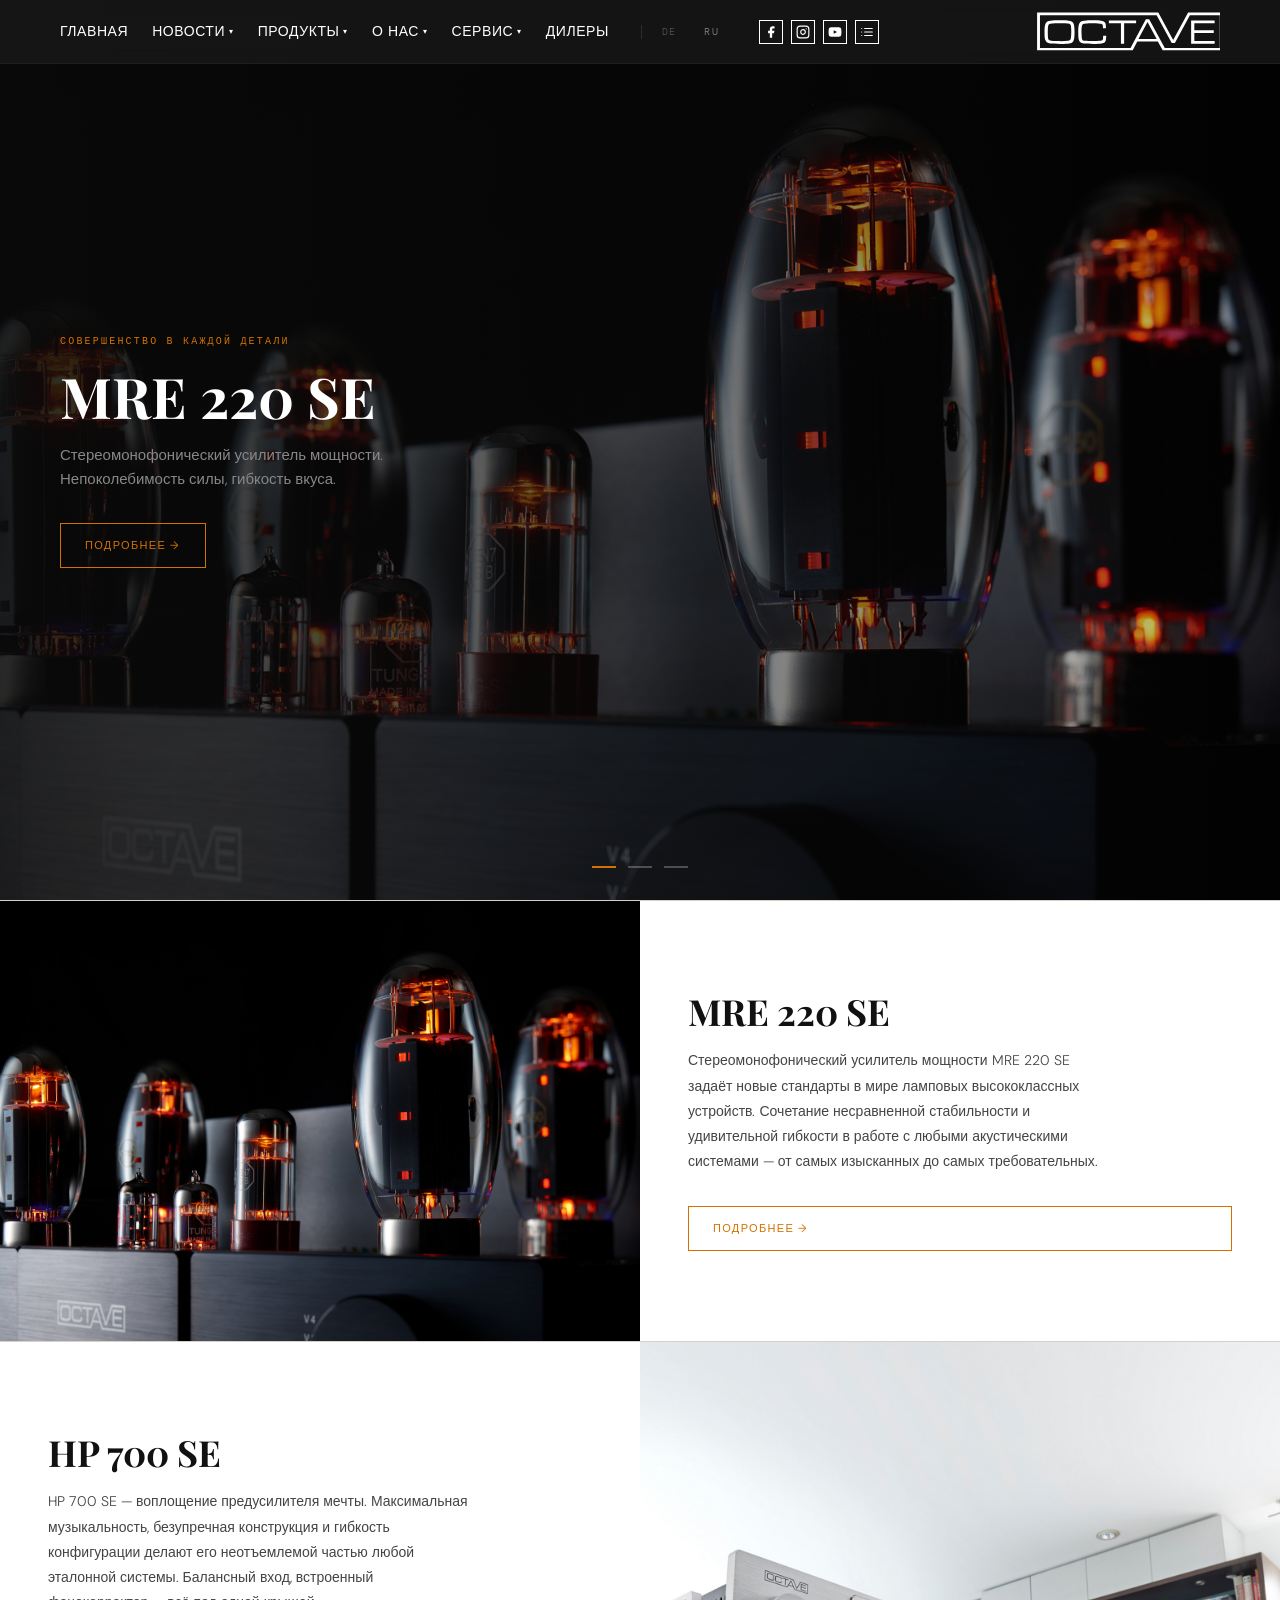
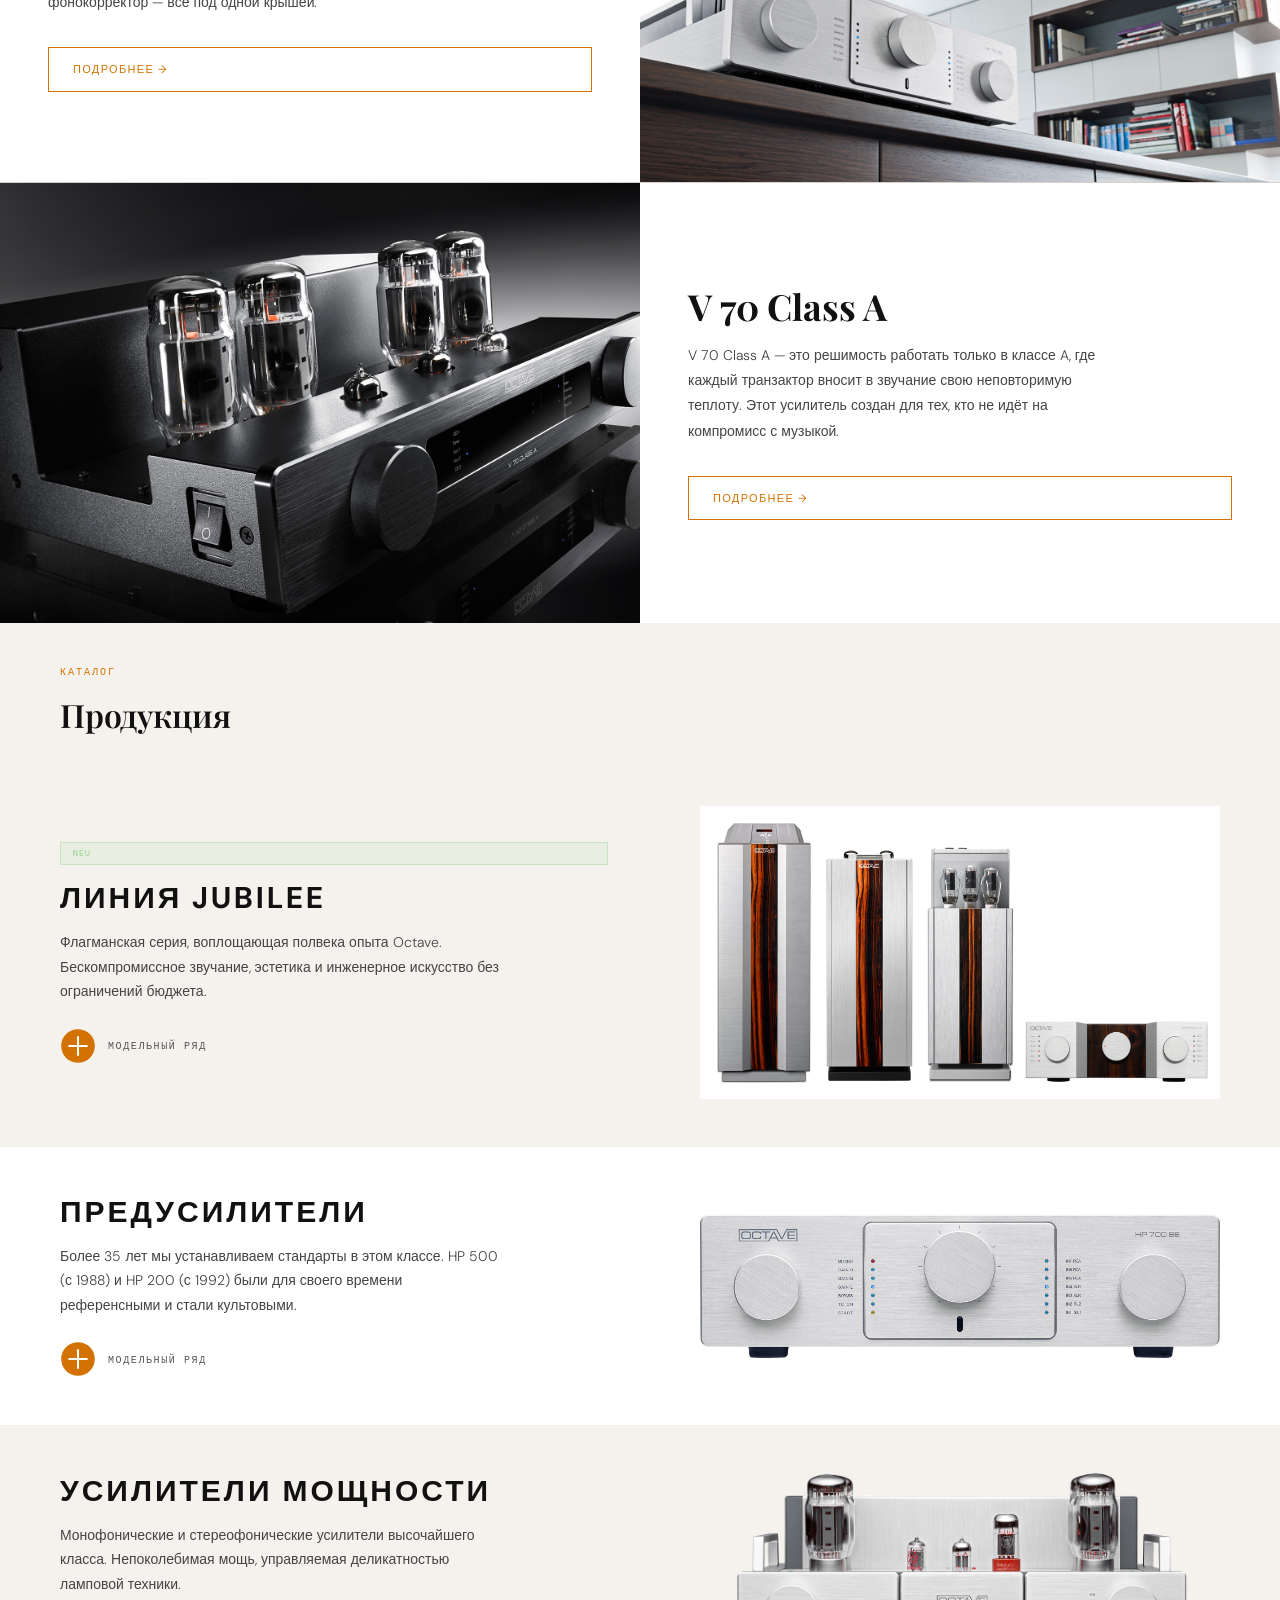
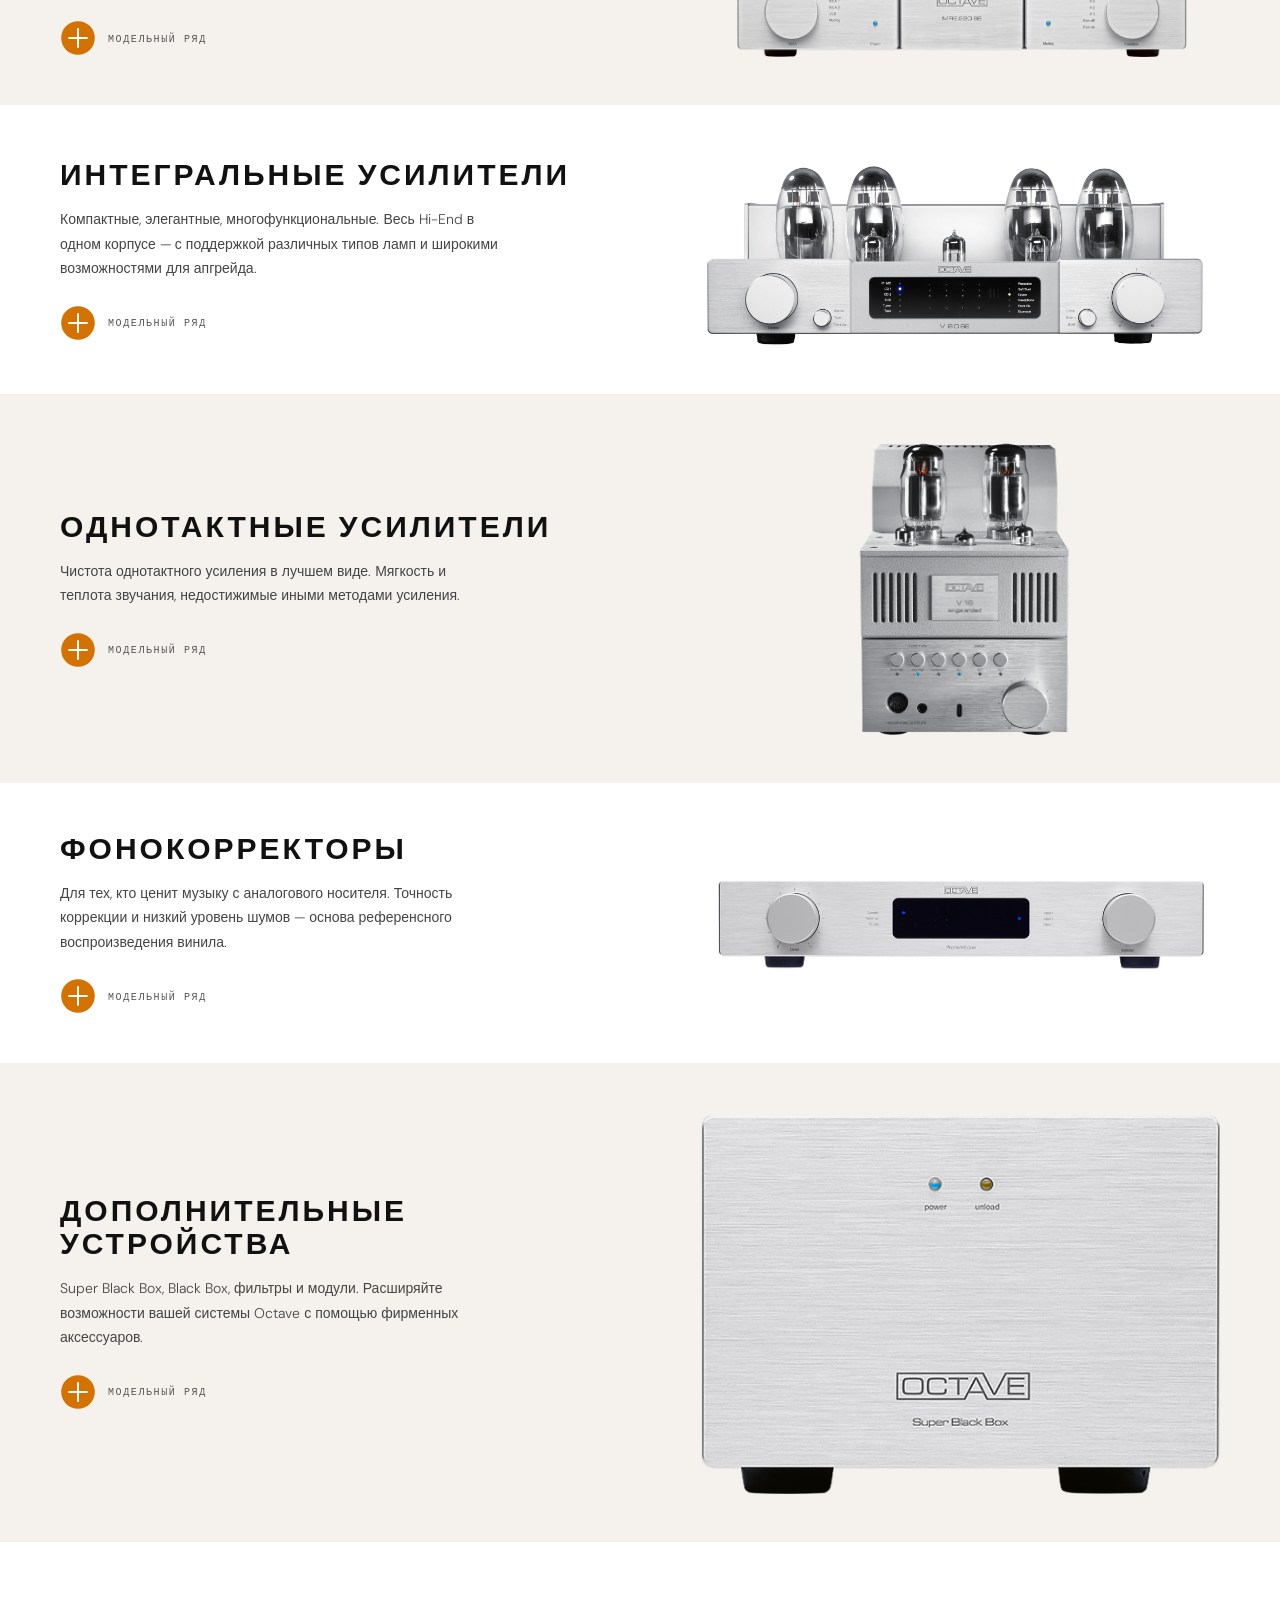
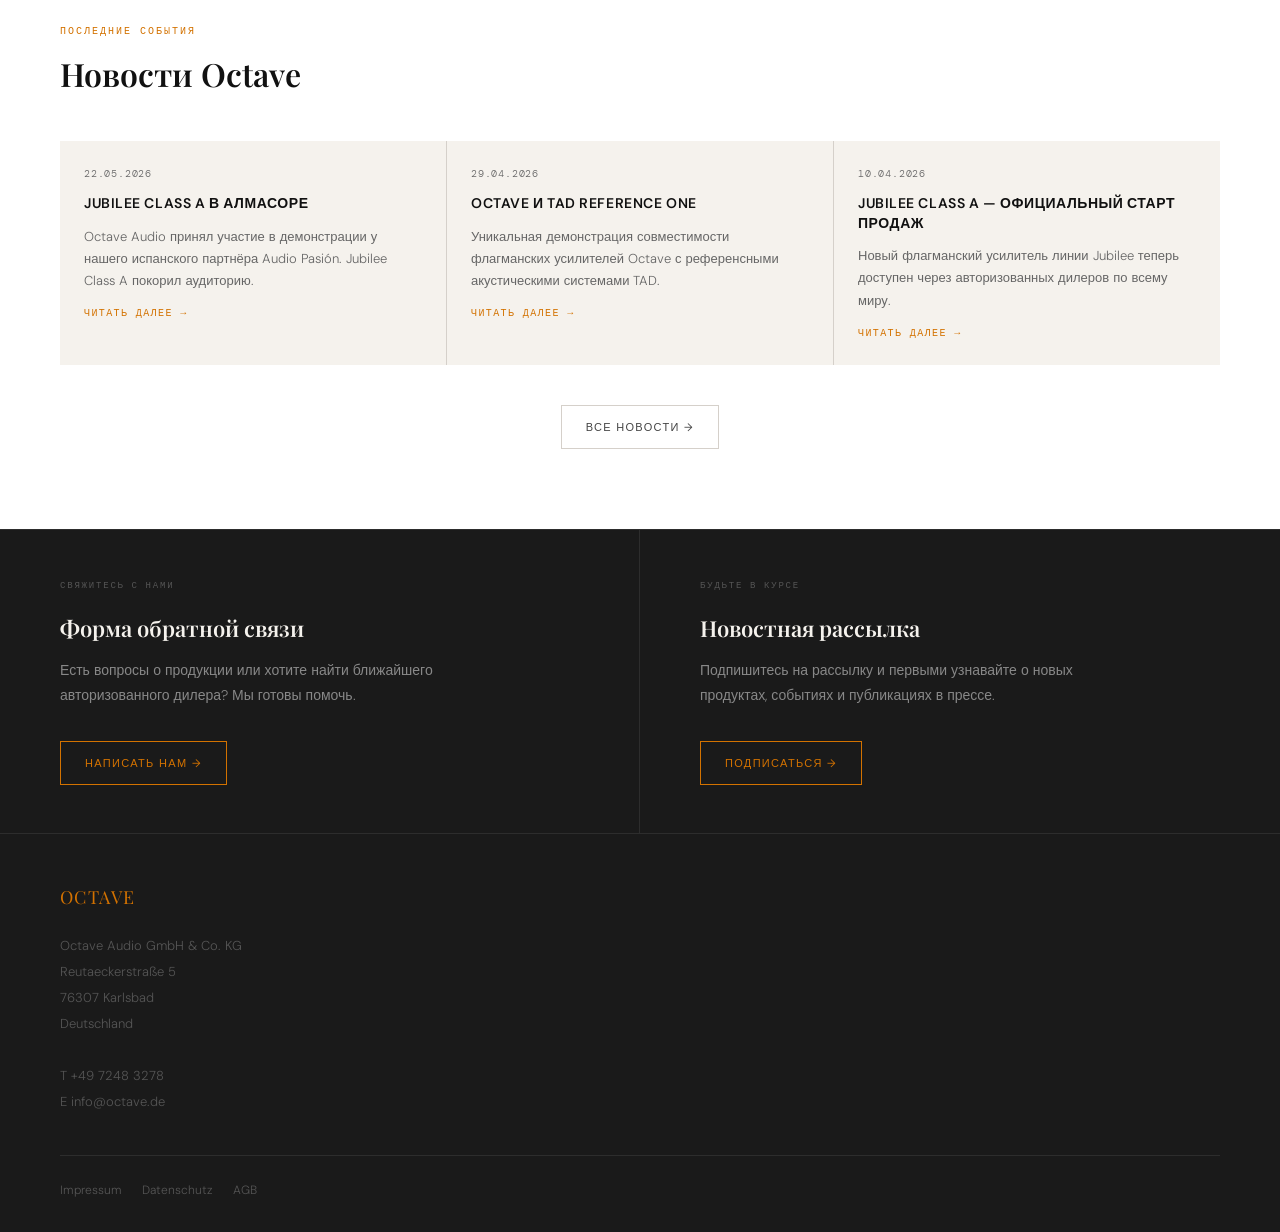
<file: index.html>
<!DOCTYPE html>
<html lang="ru">
<head>
  <meta charset="UTF-8">
  <meta name="viewport" content="width=device-width, initial-scale=1.0">
  <meta name="description" content="Octave Audio — немецкие ламповые Hi-End усилители ручной сборки. Сделано в Германии с 1968 года.">
  <meta name="msapplication-TileColor" content="#222222">
  <meta name="theme-color" content="#ffffff">
  <title>Octave Audio — Hi-End ламповые усилители. Сделано в Германии</title>
  <link rel="stylesheet" href="css/styles.css">
</head>
<body>

  <!-- ========================================================
       HEADER
       ======================================================== -->
  <header class="site-header" role="banner">
    <div class="header-inner">
      <a href="index.html" class="nav-logo" aria-label="Octave Audio — на главную"><img src="octave_logo.svg" alt="Octave Audio"></a>

      <nav class="nav-primary" aria-label="Основная навигация">
        <div class="nav-item">
          <a href="index.html" class="nav-link">Главная</a>
        </div>
        <div class="nav-item">
          <span class="nav-link" tabindex="0">Новости <span class="nav-arrow">▾</span></span>
          <div class="nav-dropdown">
            <a href="#">Актуальное</a>
            <a href="#">Блог</a>
            <a href="#">Обзоры</a>
            <a href="#">Награды</a>
          </div>
        </div>
        <div class="nav-item">
          <span class="nav-link" tabindex="0">Продукты <span class="nav-arrow">▾</span></span>
          <div class="nav-dropdown">
            <a href="#">Линия Jubilee</a>
            <a href="#">Предусилители</a>
            <a href="#">Усилители мощности</a>
            <a href="#">Интегральные усилители</a>
            <a href="#">Однотактные усилители</a>
            <a href="#">Фонокорректоры</a>
            <a href="#">Дополнительные устройства</a>
          </div>
        </div>
        <div class="nav-item">
          <span class="nav-link" tabindex="0">О нас <span class="nav-arrow">▾</span></span>
          <div class="nav-dropdown">
            <a href="about.html">Философия</a>
            <a href="about.html#team">Команда</a>
            <a href="about.html#technology">Технологии</a>
            <a href="about.html#production">Производство</a>
            <a href="about.html#history">История</a>
          </div>
        </div>
        <div class="nav-item">
          <span class="nav-link" tabindex="0">Сервис <span class="nav-arrow">▾</span></span>
          <div class="nav-dropdown">
            <a href="#">Загрузки</a>
            <a href="#">Работа с лампами</a>
            <a href="#">Руководства</a>
            <a href="#">FAQ</a>
            <a href="#">Форум</a>
            <a href="#">Контакт</a>
          </div>
        </div>
        <div class="nav-item">
          <a href="#" class="nav-link">Дилеры</a>
        </div>
      </nav>

      <div class="header-extras">
        <div class="header-divider" aria-hidden="true"></div>
        <a href="#" class="lang-btn">DE</a>
        <a href="#" class="lang-btn is-active">RU</a>
      </div>

      <div class="header-socials" aria-label="Социальные сети">
        <a href="#" class="header-social-link" aria-label="Facebook">
          <svg width="14" height="14" viewBox="0 0 24 24" fill="currentColor" aria-hidden="true"><path d="M18 2h-3a5 5 0 0 0-5 5v3H7v4h3v8h4v-8h3l1-4h-4V7a1 1 0 0 1 1-1h3z"/></svg>
        </a>
        <a href="#" class="header-social-link" aria-label="Instagram">
          <svg width="14" height="14" viewBox="0 0 24 24" fill="none" stroke="currentColor" stroke-width="2" stroke-linecap="round" stroke-linejoin="round" aria-hidden="true"><rect x="2" y="2" width="20" height="20" rx="5" ry="5"/><path d="M16 11.37A4 4 0 1 1 12.63 8 4 4 0 0 1 16 11.37z"/><line x1="17.5" y1="6.5" x2="17.51" y2="6.5"/></svg>
        </a>
        <a href="#" class="header-social-link" aria-label="YouTube">
          <svg width="14" height="14" viewBox="0 0 24 24" fill="currentColor" aria-hidden="true"><path d="M22.54 6.42a2.78 2.78 0 0 0-1.95-1.96C18.88 4 12 4 12 4s-6.88 0-8.6.46A2.78 2.78 0 0 0 1.46 6.42 29 29 0 0 0 1 12a29 29 0 0 0 .46 5.58A2.78 2.78 0 0 0 3.4 19.54C5.12 20 12 20 12 20s6.88 0 8.6-.46a2.78 2.78 0 0 0 1.95-1.96A29 29 0 0 0 23 12a29 29 0 0 0-.46-5.58z"/><polygon points="9.75 15.02 15.5 12 9.75 8.98 9.75 15.02" fill="var(--c-bg, #111)"/></svg>
        </a>
        <a href="#" class="header-social-link" aria-label="Playlist">
          <svg width="14" height="14" viewBox="0 0 24 24" fill="none" stroke="currentColor" stroke-width="2" stroke-linecap="round" stroke-linejoin="round" aria-hidden="true"><line x1="8" y1="6" x2="21" y2="6"/><line x1="8" y1="12" x2="21" y2="12"/><line x1="8" y1="18" x2="21" y2="18"/><line x1="3" y1="6" x2="3.01" y2="6"/><line x1="3" y1="12" x2="3.01" y2="12"/><line x1="3" y1="18" x2="3.01" y2="18"/></svg>
        </a>
      </div>

      <button class="nav-toggle" aria-label="Открыть меню" aria-expanded="false" aria-controls="mobile-nav">
        <span></span>
        <span></span>
        <span></span>
      </button>
    </div>
  </header>

  <!-- Mobile nav overlay -->
  <nav class="mobile-nav" id="mobile-nav" aria-label="Мобильное меню">
    <div class="mobile-nav-section">
      <a href="index.html" class="mobile-nav-link">Главная</a>
      <a href="#" class="mobile-nav-link">Новости</a>
      <div class="mobile-nav-sub">
        <a href="#">Актуальное</a>
        <a href="#">Блог</a>
        <a href="#">Обзоры</a>
      </div>
    </div>
    <div class="mobile-nav-section">
      <a href="products/index.html" class="mobile-nav-link">Продукты</a>
      <div class="mobile-nav-sub">
        <a href="#">Линия Jubilee</a>
        <a href="#">Предусилители</a>
        <a href="#">Усилители мощности</a>
        <a href="#">Интегральные усилители</a>
        <a href="#">Однотактные усилители</a>
        <a href="#">Фонокорректоры</a>
      </div>
    </div>
    <div class="mobile-nav-section">
      <a href="about.html" class="mobile-nav-link">О нас</a>
      <div class="mobile-nav-sub">
        <a href="about.html">Философия</a>
        <a href="about.html#team">Команда</a>
        <a href="about.html#history">История</a>
      </div>
    </div>
    <div class="mobile-nav-section">
      <a href="#" class="mobile-nav-link">Сервис</a>
    </div>
    <div class="mobile-nav-section">
      <a href="#" class="mobile-nav-link">Дилеры</a>
    </div>
  </nav>

  <main id="main-content">

    <!-- ========================================================
         HERO SLIDER
         ======================================================== -->
    <section class="hero" aria-label="Слайдер с избранными продуктами">

      <!-- Slide 1: MRE 220 SE -->
      <div class="hero-slide is-active" role="group" aria-label="Слайд 1 из 3">
        <div class="hero-bg" style="background-image: url('images/octave_mre_220_mood_klein.jpg');" role="img" aria-label="MRE 220 SE — атмосферное фото"></div>
        <div class="hero-body">
          <span class="hero-eyebrow">Совершенство в каждой детали</span>
          <h2 class="hero-title">MRE 220 SE</h2>
          <p class="hero-sub">Стереомонофонический усилитель мощности. Непоколебимость силы, гибкость вкуса.</p>
          <a href="products/mre-220-se.html" class="btn btn-outline">Подробнее →</a>
        </div>
      </div>

      <!-- Slide 2: HP 700 SE -->
      <div class="hero-slide" role="group" aria-label="Слайд 2 из 3">
        <div class="hero-bg" style="background-image: url('images/keyvisualhp700_bearb.png');" role="img" aria-label="HP 700 SE — ключевой визуал"></div>
        <div class="hero-body">
          <span class="hero-eyebrow">Совершенство в каждой детали</span>
          <h2 class="hero-title">HP 700 SE</h2>
          <p class="hero-sub">Предусилитель нового поколения. Референсное качество звука.</p>
          <a href="products/hp-700-se.html" class="btn btn-outline">Подробнее →</a>
        </div>
      </div>

      <!-- Slide 3: V 70 Class A -->
      <div class="hero-slide" role="group" aria-label="Слайд 3 из 3">
        <div class="hero-bg" style="background-image: url('images/v70ca_black_diag.jpg');" role="img" aria-label="V 70 Class A — диагональный вид"></div>
        <div class="hero-body">
          <span class="hero-eyebrow">Совершенство в каждой детали</span>
          <h2 class="hero-title">V 70 Class A</h2>
          <p class="hero-sub">Класс A в совершенной форме. Чистота без компромиссов.</p>
          <a href="products/v-70-ca.html" class="btn btn-outline">Подробнее →</a>
        </div>
      </div>

      <!-- Dots -->
      <div class="hero-dots" role="tablist" aria-label="Навигация по слайдам">
        <button class="hero-dot is-active" role="tab" aria-selected="true" aria-label="Слайд 1"></button>
        <button class="hero-dot" role="tab" aria-selected="false" aria-label="Слайд 2"></button>
        <button class="hero-dot" role="tab" aria-selected="false" aria-label="Слайд 3"></button>
      </div>
    </section>

    <!-- ========================================================
         FEATURED PRODUCTS — светлый фон, как на оригинале
         ======================================================== -->
    <div class="theme-light">

      <!-- MRE 220 SE -->
      <article class="featured-block">
        <div class="featured-image-wrap">
          <img
            src="images/octave_mre_220_mood_klein.jpg"
            alt="Усилитель мощности Octave MRE 220 SE"
            width="720" height="540"
            loading="lazy"
          >
        </div>
        <div class="featured-body">
          <h2 class="featured-title">MRE 220 SE</h2>
          <p class="featured-sub">
            Стереомонофонический усилитель мощности MRE 220 SE задаёт новые стандарты в мире ламповых высококлассных устройств. Сочетание несравненной стабильности и удивительной гибкости в работе с любыми акустическими системами — от самых изысканных до самых требовательных.
          </p>
          <a href="products/mre-220-se.html" class="btn btn-outline">Подробнее →</a>
        </div>
      </article>

      <!-- HP 700 SE -->
      <article class="featured-block reverse">
        <div class="featured-image-wrap">
          <img
            src="images/keyvisualhp700_bearb.png"
            alt="Предусилитель Octave HP 700 SE"
            width="720" height="540"
            loading="lazy"
          >
        </div>
        <div class="featured-body">
          <h2 class="featured-title">HP 700 SE</h2>
          <p class="featured-sub">
            HP 700 SE — воплощение предусилителя мечты. Максимальная музыкальность, безупречная конструкция и гибкость конфигурации делают его неотъемлемой частью любой эталонной системы. Балансный вход, встроенный фонокорректор — всё под одной крышей.
          </p>
          <a href="products/hp-700-se.html" class="btn btn-outline">Подробнее →</a>
        </div>
      </article>

      <!-- V 70 Class A -->
      <article class="featured-block">
        <div class="featured-image-wrap">
          <img
            src="images/v70ca_black_diag.jpg"
            alt="Интегральный усилитель Octave V 70 Class A"
            width="720" height="540"
            loading="lazy"
          >
        </div>
        <div class="featured-body">
          <h2 class="featured-title">V 70 Class A</h2>
          <p class="featured-sub">
            V 70 Class A — это решимость работать только в классе A, где каждый транзактор вносит в звучание свою неповторимую теплоту. Этот усилитель создан для тех, кто не идёт на компромисс с музыкой.
          </p>
          <a href="products/v-70-ca.html" class="btn btn-outline">Подробнее →</a>
        </div>
      </article>

      <!-- ========================================================
           ПРОДУКЦИЯ — аккордеон по категориям
           ======================================================== -->
      <section class="overview-section" id="products" aria-labelledby="overview-heading">

        <header class="overview-section-header">
          <div class="container">
            <span class="section-eyebrow">Каталог</span>
            <h2 class="section-title" id="overview-heading">Продукция</h2>
          </div>
        </header>

        <!-- 1. Линия Jubilee -->
        <div class="overview-category">
          <div class="overview-cat-header">
            <div class="container">
              <div class="overview-cat-layout">
                <div class="overview-cat-info">
                  <span class="category-new-badge">NEU</span>
                  <h3 class="overview-cat-title">Линия Jubilee</h3>
                  <p class="overview-cat-desc">Флагманская серия, воплощающая полвека опыта Octave. Бескомпромиссное звучание, эстетика и инженерное искусство без ограничений бюджета.</p>
                  <button class="overview-toggle" aria-expanded="false" aria-controls="models-jubilee">
                    <svg class="plus-minus" viewBox="0 0 45 45" xmlns="http://www.w3.org/2000/svg">
                      <circle class="circle" cx="22.5" cy="22.5" r="21"/>
                      <line class="stroke-symbol" x1="33.61" y1="22.5" x2="11.39" y2="22.5"/>
                      <line class="stroke-symbol" x1="22.5" y1="11.39" x2="22.5" y2="33.61"/>
                    </svg>
                    <span class="overview-toggle-label">Модельный ряд</span>
                  </button>
                </div>
                <div class="overview-cat-image">
                  <img src="images/jubilee-line-silver_small2.jpg" alt="Линия Jubilee" loading="lazy">
                </div>
              </div>
            </div>
          </div>
          <div class="overview-cat-models" id="models-jubilee">
            <div class="container">
              <div class="overview-models-grid">
                <a href="#" class="overview-model-card">
                  <img src="images/jubpre_se_alnat_small.png" alt="Jubilee Preamp SE" loading="lazy">
                  <span class="overview-model-name">Jubilee Preamp SE</span>
                  <span class="overview-model-arrow">›</span>
                </a>
                <a href="#" class="overview-model-card">
                  <img src="images/jub300b_silver_frontal_small.png" alt="Jubilee 300B" loading="lazy">
                  <span class="overview-model-name">Jubilee 300B</span>
                  <span class="overview-model-arrow">›</span>
                </a>
                <a href="#" class="overview-model-card">
                  <img src="images/jubclassa_silver_frontal_small2.png" alt="Jubilee Class A" loading="lazy">
                  <span class="overview-model-new">NEU</span>
                  <span class="overview-model-name">Jubilee Class A</span>
                  <span class="overview-model-arrow">›</span>
                </a>
                <a href="#" class="overview-model-card">
                  <img src="images/jubilee_mono_ultimate_silver_small.png" alt="Jubilee Mono Ultimate" loading="lazy">
                  <span class="overview-model-name">Jubilee Mono Ultimate</span>
                  <span class="overview-model-arrow">›</span>
                </a>
              </div>
            </div>
          </div>
        </div>

        <!-- 2. Предусилители -->
        <div class="overview-category">
          <div class="overview-cat-header">
            <div class="container">
              <div class="overview-cat-layout">
                <div class="overview-cat-info">
                  <h3 class="overview-cat-title">Предусилители</h3>
                  <p class="overview-cat-desc">Более 35 лет мы устанавливаем стандарты в этом классе. HP 500 (с 1988) и HP 200 (с 1992) были для своего времени референсными и стали культовыми.</p>
                  <button class="overview-toggle" aria-expanded="false" aria-controls="models-preamplifiers">
                    <svg class="plus-minus" viewBox="0 0 45 45" xmlns="http://www.w3.org/2000/svg">
                      <circle class="circle" cx="22.5" cy="22.5" r="21"/>
                      <line class="stroke-symbol" x1="33.61" y1="22.5" x2="11.39" y2="22.5"/>
                      <line class="stroke-symbol" x1="22.5" y1="11.39" x2="22.5" y2="33.61"/>
                    </svg>
                    <span class="overview-toggle-label">Модельный ряд</span>
                  </button>
                </div>
                <div class="overview-cat-image">
                  <img src="images/h7se3.png" alt="Предусилители Octave" loading="lazy">
                </div>
              </div>
            </div>
          </div>
          <div class="overview-cat-models" id="models-preamplifiers">
            <div class="container">
              <div class="overview-models-grid">
                <a href="#" class="overview-model-card">
                  <img src="images/jubpre_alnat2.png" alt="Jubilee Preamp SE" loading="lazy">
                  <span class="overview-model-name">Jubilee Preamp SE</span>
                  <span class="overview-model-arrow">›</span>
                </a>
                <a href="products/hp-700-se.html" class="overview-model-card">
                  <img src="images/hp700se_silver_frontal_small8.png" alt="HP 700 SE" loading="lazy">
                  <span class="overview-model-new">NEU</span>
                  <span class="overview-model-name">HP 700 SE</span>
                  <span class="overview-model-arrow">›</span>
                </a>
                <a href="#" class="overview-model-card">
                  <img src="images/h7se3.png" alt="HP 500" loading="lazy">
                  <span class="overview-model-name">HP 500</span>
                  <span class="overview-model-arrow">›</span>
                </a>
                <a href="#" class="overview-model-card">
                  <img src="images/h3aln2.png" alt="H 300" loading="lazy">
                  <span class="overview-model-name">H 300</span>
                  <span class="overview-model-arrow">›</span>
                </a>
              </div>
            </div>
          </div>
        </div>

        <!-- 3. Усилители мощности -->
        <div class="overview-category">
          <div class="overview-cat-header">
            <div class="container">
              <div class="overview-cat-layout">
                <div class="overview-cat-info">
                  <h3 class="overview-cat-title">Усилители мощности</h3>
                  <p class="overview-cat-desc">Монофонические и стереофонические усилители высочайшего класса. Непоколебимая мощь, управляемая деликатностью ламповой техники.</p>
                  <button class="overview-toggle" aria-expanded="false" aria-controls="models-power">
                    <svg class="plus-minus" viewBox="0 0 45 45" xmlns="http://www.w3.org/2000/svg">
                      <circle class="circle" cx="22.5" cy="22.5" r="21"/>
                      <line class="stroke-symbol" x1="33.61" y1="22.5" x2="11.39" y2="22.5"/>
                      <line class="stroke-symbol" x1="22.5" y1="11.39" x2="22.5" y2="33.61"/>
                    </svg>
                    <span class="overview-toggle-label">Модельный ряд</span>
                  </button>
                </div>
                <div class="overview-cat-image">
                  <img src="images/mre220se_frontal_silver_small1.png" alt="Усилители мощности Octave" loading="lazy">
                </div>
              </div>
            </div>
          </div>
          <div class="overview-cat-models" id="models-power">
            <div class="container">
              <div class="overview-models-grid">
                <a href="products/mre-220-se.html" class="overview-model-card">
                  <img src="images/mre220se_frontal_silver_small1.png" alt="MRE 220 SE" loading="lazy">
                  <span class="overview-model-new">NEU</span>
                  <span class="overview-model-name">MRE 220 SE</span>
                  <span class="overview-model-arrow">›</span>
                </a>
                <a href="#" class="overview-model-card">
                  <img src="images/re320_alnat.png" alt="RE 320" loading="lazy">
                  <span class="overview-model-name">RE 320</span>
                  <span class="overview-model-arrow">›</span>
                </a>
              </div>
            </div>
          </div>
        </div>

        <!-- 4. Интегральные усилители -->
        <div class="overview-category">
          <div class="overview-cat-header">
            <div class="container">
              <div class="overview-cat-layout">
                <div class="overview-cat-info">
                  <h3 class="overview-cat-title">Интегральные усилители</h3>
                  <p class="overview-cat-desc">Компактные, элегантные, многофункциональные. Весь Hi-End в одном корпусе — с поддержкой различных типов ламп и широкими возможностями для апгрейда.</p>
                  <button class="overview-toggle" aria-expanded="false" aria-controls="models-integrated">
                    <svg class="plus-minus" viewBox="0 0 45 45" xmlns="http://www.w3.org/2000/svg">
                      <circle class="circle" cx="22.5" cy="22.5" r="21"/>
                      <line class="stroke-symbol" x1="33.61" y1="22.5" x2="11.39" y2="22.5"/>
                      <line class="stroke-symbol" x1="22.5" y1="11.39" x2="22.5" y2="33.61"/>
                    </svg>
                    <span class="overview-toggle-label">Модельный ряд</span>
                  </button>
                </div>
                <div class="overview-cat-image">
                  <img src="images/v80se_silver_frontal6.png" alt="Интегральные усилители Octave" loading="lazy">
                </div>
              </div>
            </div>
          </div>
          <div class="overview-cat-models" id="models-integrated">
            <div class="container">
              <div class="overview-models-grid">
                <a href="#" class="overview-model-card">
                  <img src="images/v110se_alnat1.png" alt="V 110 SE" loading="lazy">
                  <span class="overview-model-name">V 110 SE</span>
                  <span class="overview-model-arrow">›</span>
                </a>
                <a href="products/v-80-se.html" class="overview-model-card">
                  <img src="images/v80se_silver_frontal6.png" alt="V 80 SE" loading="lazy">
                  <span class="overview-model-name">V 80 SE</span>
                  <span class="overview-model-arrow">›</span>
                </a>
                <a href="#" class="overview-model-card">
                  <img src="images/v70se_silver_frontal_small2.png" alt="V 70 SE" loading="lazy">
                  <span class="overview-model-name">V 70 SE</span>
                  <span class="overview-model-arrow">›</span>
                </a>
                <a href="products/v-70-ca.html" class="overview-model-card">
                  <img src="images/v70ca-black-frontal_small.png" alt="V 70 Class A" loading="lazy">
                  <span class="overview-model-name">V 70 Class A</span>
                  <span class="overview-model-arrow">›</span>
                </a>
                <a href="#" class="overview-model-card">
                  <img src="images/v40se_silver_frontal_small.png" alt="V 40 SE" loading="lazy">
                  <span class="overview-model-name">V 40 SE</span>
                  <span class="overview-model-arrow">›</span>
                </a>
              </div>
            </div>
          </div>
        </div>

        <!-- 5. Однотактные усилители -->
        <div class="overview-category">
          <div class="overview-cat-header">
            <div class="container">
              <div class="overview-cat-layout">
                <div class="overview-cat-info">
                  <h3 class="overview-cat-title">Однотактные усилители</h3>
                  <p class="overview-cat-desc">Чистота однотактного усиления в лучшем виде. Мягкость и теплота звучания, недостижимые иными методами усиления.</p>
                  <button class="overview-toggle" aria-expanded="false" aria-controls="models-single">
                    <svg class="plus-minus" viewBox="0 0 45 45" xmlns="http://www.w3.org/2000/svg">
                      <circle class="circle" cx="22.5" cy="22.5" r="21"/>
                      <line class="stroke-symbol" x1="33.61" y1="22.5" x2="11.39" y2="22.5"/>
                      <line class="stroke-symbol" x1="22.5" y1="11.39" x2="22.5" y2="33.61"/>
                    </svg>
                    <span class="overview-toggle-label">Модельный ряд</span>
                  </button>
                </div>
                <div class="overview-cat-image">
                  <img src="images/v16-si-fr3.png" alt="Однотактные усилители Octave" loading="lazy">
                </div>
              </div>
            </div>
          </div>
          <div class="overview-cat-models" id="models-single">
            <div class="container">
              <div class="overview-models-grid">
                <a href="#" class="overview-model-card">
                  <img src="images/v16-si-fr3.png" alt="V 16" loading="lazy">
                  <span class="overview-model-name">V 16</span>
                  <span class="overview-model-arrow">›</span>
                </a>
              </div>
            </div>
          </div>
        </div>

        <!-- 6. Фонокорректоры -->
        <div class="overview-category">
          <div class="overview-cat-header">
            <div class="container">
              <div class="overview-cat-layout">
                <div class="overview-cat-info">
                  <h3 class="overview-cat-title">Фонокорректоры</h3>
                  <p class="overview-cat-desc">Для тех, кто ценит музыку с аналогового носителя. Точность коррекции и низкий уровень шумов — основа референсного воспроизведения винила.</p>
                  <button class="overview-toggle" aria-expanded="false" aria-controls="models-phono">
                    <svg class="plus-minus" viewBox="0 0 45 45" xmlns="http://www.w3.org/2000/svg">
                      <circle class="circle" cx="22.5" cy="22.5" r="21"/>
                      <line class="stroke-symbol" x1="33.61" y1="22.5" x2="11.39" y2="22.5"/>
                      <line class="stroke-symbol" x1="22.5" y1="11.39" x2="22.5" y2="33.61"/>
                    </svg>
                    <span class="overview-toggle-label">Модельный ряд</span>
                  </button>
                </div>
                <div class="overview-cat-image">
                  <img src="images/phomoaln1.png" alt="Фонокорректоры Octave" loading="lazy">
                </div>
              </div>
            </div>
          </div>
          <div class="overview-cat-models" id="models-phono">
            <div class="container">
              <div class="overview-models-grid">
                <a href="#" class="overview-model-card">
                  <img src="images/phono_module_silver_frontal_small2.png" alt="Phono Module MC" loading="lazy">
                  <span class="overview-model-name">Phono Module MC</span>
                  <span class="overview-model-arrow">›</span>
                </a>
                <a href="#" class="overview-model-card">
                  <img src="images/phono_eq_2_frontal_small.png" alt="Phono Equalizer" loading="lazy">
                  <span class="overview-model-name">Phono Equalizer</span>
                  <span class="overview-model-arrow">›</span>
                </a>
              </div>
            </div>
          </div>
        </div>

        <!-- 7. Дополнительные устройства -->
        <div class="overview-category">
          <div class="overview-cat-header">
            <div class="container">
              <div class="overview-cat-layout">
                <div class="overview-cat-info">
                  <h3 class="overview-cat-title">Дополнительные устройства</h3>
                  <p class="overview-cat-desc">Super Black Box, Black Box, фильтры и модули. Расширяйте возможности вашей системы Octave с помощью фирменных аксессуаров.</p>
                  <button class="overview-toggle" aria-expanded="false" aria-controls="models-additional">
                    <svg class="plus-minus" viewBox="0 0 45 45" xmlns="http://www.w3.org/2000/svg">
                      <circle class="circle" cx="22.5" cy="22.5" r="21"/>
                      <line class="stroke-symbol" x1="33.61" y1="22.5" x2="11.39" y2="22.5"/>
                      <line class="stroke-symbol" x1="22.5" y1="11.39" x2="22.5" y2="33.61"/>
                    </svg>
                    <span class="overview-toggle-label">Модельный ряд</span>
                  </button>
                </div>
                <div class="overview-cat-image">
                  <img src="images/sbb.png" alt="Дополнительные устройства Octave" loading="lazy">
                </div>
              </div>
            </div>
          </div>
          <div class="overview-cat-models" id="models-additional">
            <div class="container">
              <div class="overview-models-grid">
                <a href="#" class="overview-model-card">
                  <img src="images/sbb.png" alt="Super Black Box" loading="lazy">
                  <span class="overview-model-name">Super Black Box</span>
                  <span class="overview-model-arrow">›</span>
                </a>
                <a href="#" class="overview-model-card">
                  <img src="images/bb.png" alt="Black Box" loading="lazy">
                  <span class="overview-model-name">Black Box</span>
                  <span class="overview-model-arrow">›</span>
                </a>
                <a href="#" class="overview-model-card">
                  <img src="images/bbp2.png" alt="Black Box Phono" loading="lazy">
                  <span class="overview-model-name">Black Box Phono</span>
                  <span class="overview-model-arrow">›</span>
                </a>
                <a href="#" class="overview-model-card">
                  <img src="images/filter3_small.png" alt="Filter" loading="lazy">
                  <span class="overview-model-name">Filter</span>
                  <span class="overview-model-arrow">›</span>
                </a>
              </div>
            </div>
          </div>
        </div>

      </section>

      <!-- ========================================================
           NEWS — светлый тёплый фон
           ======================================================== -->
      <section class="news-section" aria-labelledby="news-heading">
        <div class="container">
          <header class="section-header">
            <span class="section-eyebrow">Последние события</span>
            <h2 class="section-title" id="news-heading">Новости Octave</h2>
          </header>

          <div class="news-grid">

            <article class="news-card">
              <div class="news-card-body">
                <time class="news-date" datetime="2026-05-22">22.05.2026</time>
                <h3 class="news-title">Jubilee Class A в Алмасоре</h3>
                <p class="news-excerpt">Octave Audio принял участие в демонстрации у нашего испанского партнёра Audio Pasión. Jubilee Class A покорил аудиторию.</p>
                <a href="#" class="news-read-more">Читать далее →</a>
              </div>
            </article>

            <article class="news-card">
              <div class="news-card-body">
                <time class="news-date" datetime="2026-04-29">29.04.2026</time>
                <h3 class="news-title">Octave и TAD Reference One</h3>
                <p class="news-excerpt">Уникальная демонстрация совместимости флагманских усилителей Octave с референсными акустическими системами TAD.</p>
                <a href="#" class="news-read-more">Читать далее →</a>
              </div>
            </article>

            <article class="news-card">
              <div class="news-card-body">
                <time class="news-date" datetime="2026-04-10">10.04.2026</time>
                <h3 class="news-title">Jubilee Class A — официальный старт продаж</h3>
                <p class="news-excerpt">Новый флагманский усилитель линии Jubilee теперь доступен через авторизованных дилеров по всему миру.</p>
                <a href="#" class="news-read-more">Читать далее →</a>
              </div>
            </article>

          </div>

          <div style="margin-top: var(--sp-10); text-align: center;">
            <a href="#" class="btn btn-ghost">Все новости →</a>
          </div>
        </div>
      </section>

    </div><!-- /theme-light -->

    <!-- ========================================================
         CTA ROW
         ======================================================== -->
    <div class="cta-row">
      <div class="cta-block">
        <span class="cta-label">Свяжитесь с нами</span>
        <h3 class="cta-title">Форма обратной связи</h3>
        <p class="cta-text">Есть вопросы о продукции или хотите найти ближайшего авторизованного дилера? Мы готовы помочь.</p>
        <a href="#" class="btn btn-outline">Написать нам →</a>
      </div>
      <div class="cta-block">
        <span class="cta-label">Будьте в курсе</span>
        <h3 class="cta-title">Новостная рассылка</h3>
        <p class="cta-text">Подпишитесь на рассылку и первыми узнавайте о новых продуктах, событиях и публикациях в прессе.</p>
        <a href="#" class="btn btn-outline">Подписаться →</a>
      </div>
    </div>

  </main>

  <!-- ========================================================
       FOOTER — Логотип + адрес + правовые ссылки
       ======================================================== -->
  <footer class="site-footer" role="contentinfo">
    <div class="container">

      <div class="footer-grid">
        <div>
          <div class="footer-logo">OCTAVE</div>
          <address class="footer-address" style="font-style:normal;">
            Octave Audio GmbH &amp; Co. KG<br>
            Reutaeckerstraße 5<br>
            76307 Karlsbad<br>
            Deutschland<br><br>
            T +49 7248 3278<br>
            E <a href="mailto:info@octave.de" style="color: var(--c-text-3); transition: color 150ms;">info@octave.de</a>
          </address>
        </div>
      </div>

      <div class="footer-legal">
        <nav class="footer-legal-links" aria-label="Юридические документы">
          <a href="#">Impressum</a>
          <a href="#">Datenschutz</a>
          <a href="#">AGB</a>
        </nav>
      </div>

    </div>
  </footer>

  <script src="js/main.js" type="module"></script>
</body>
</html>
</file>
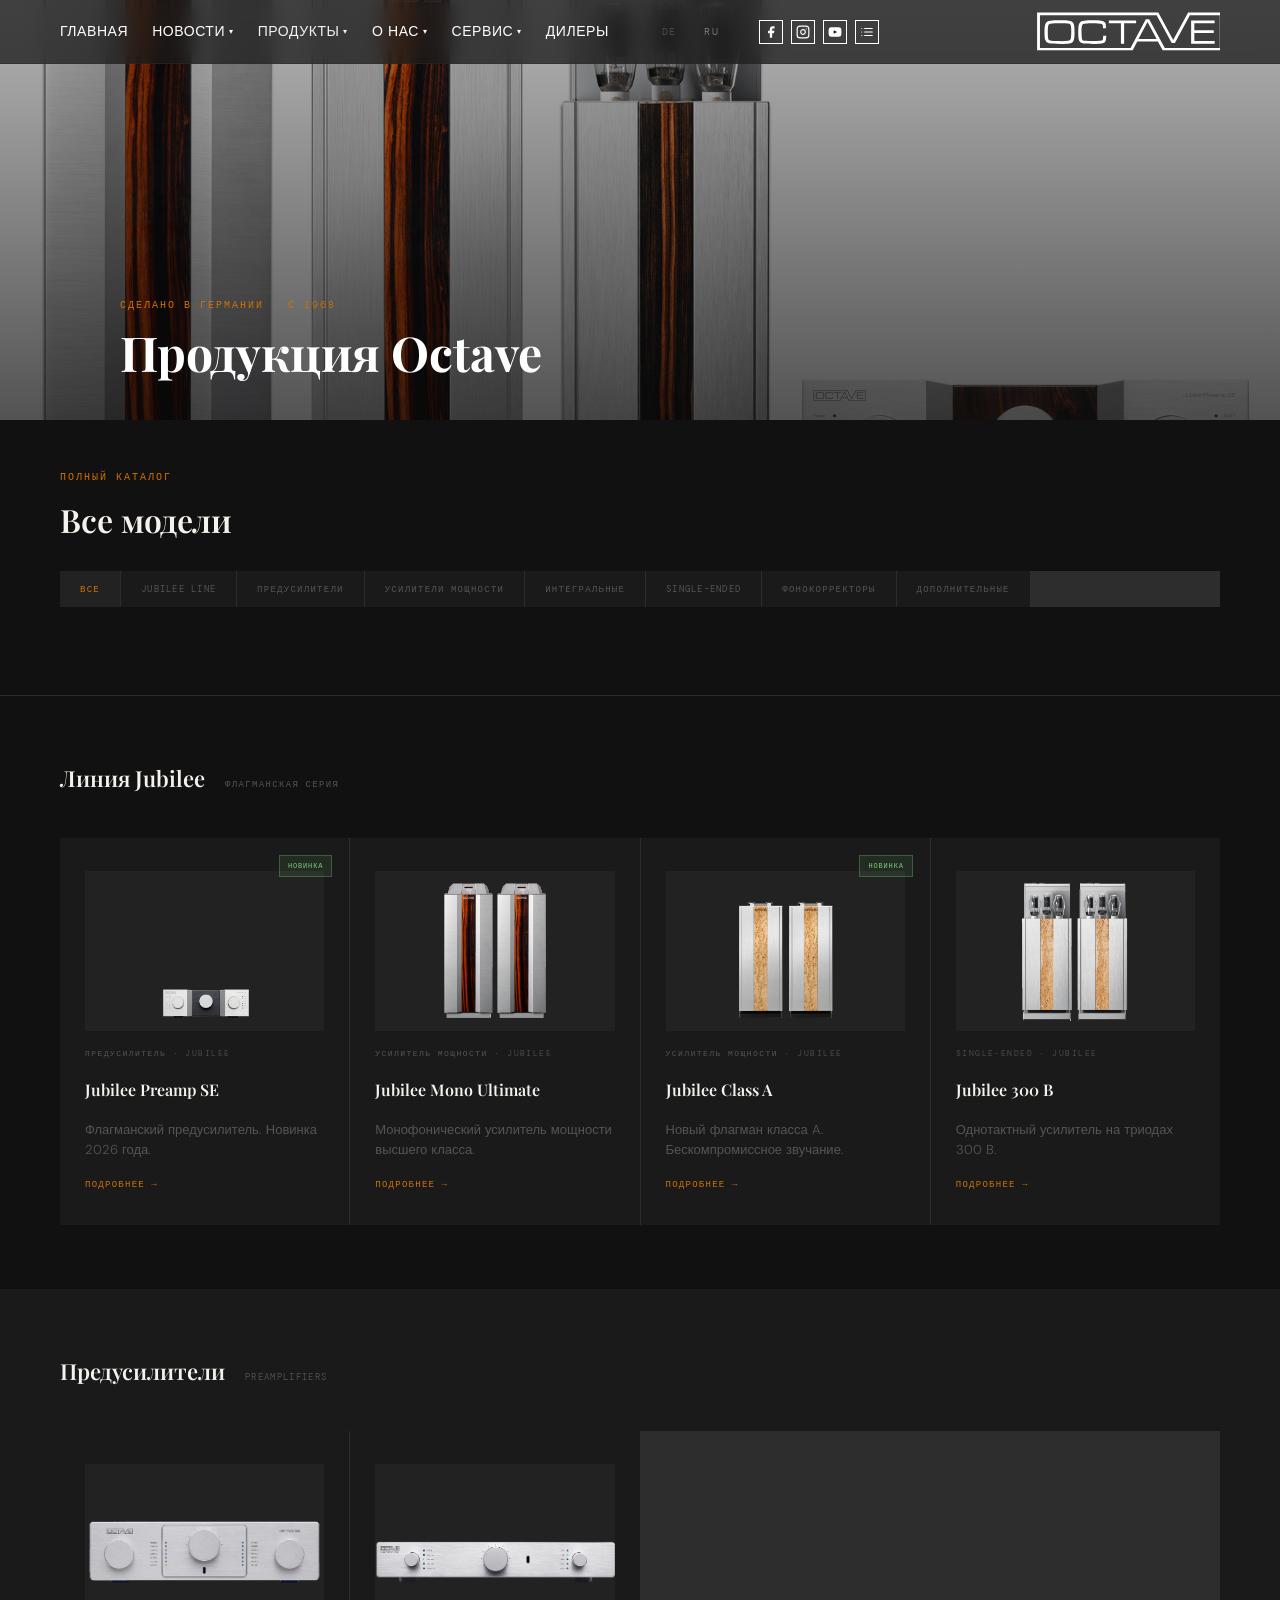
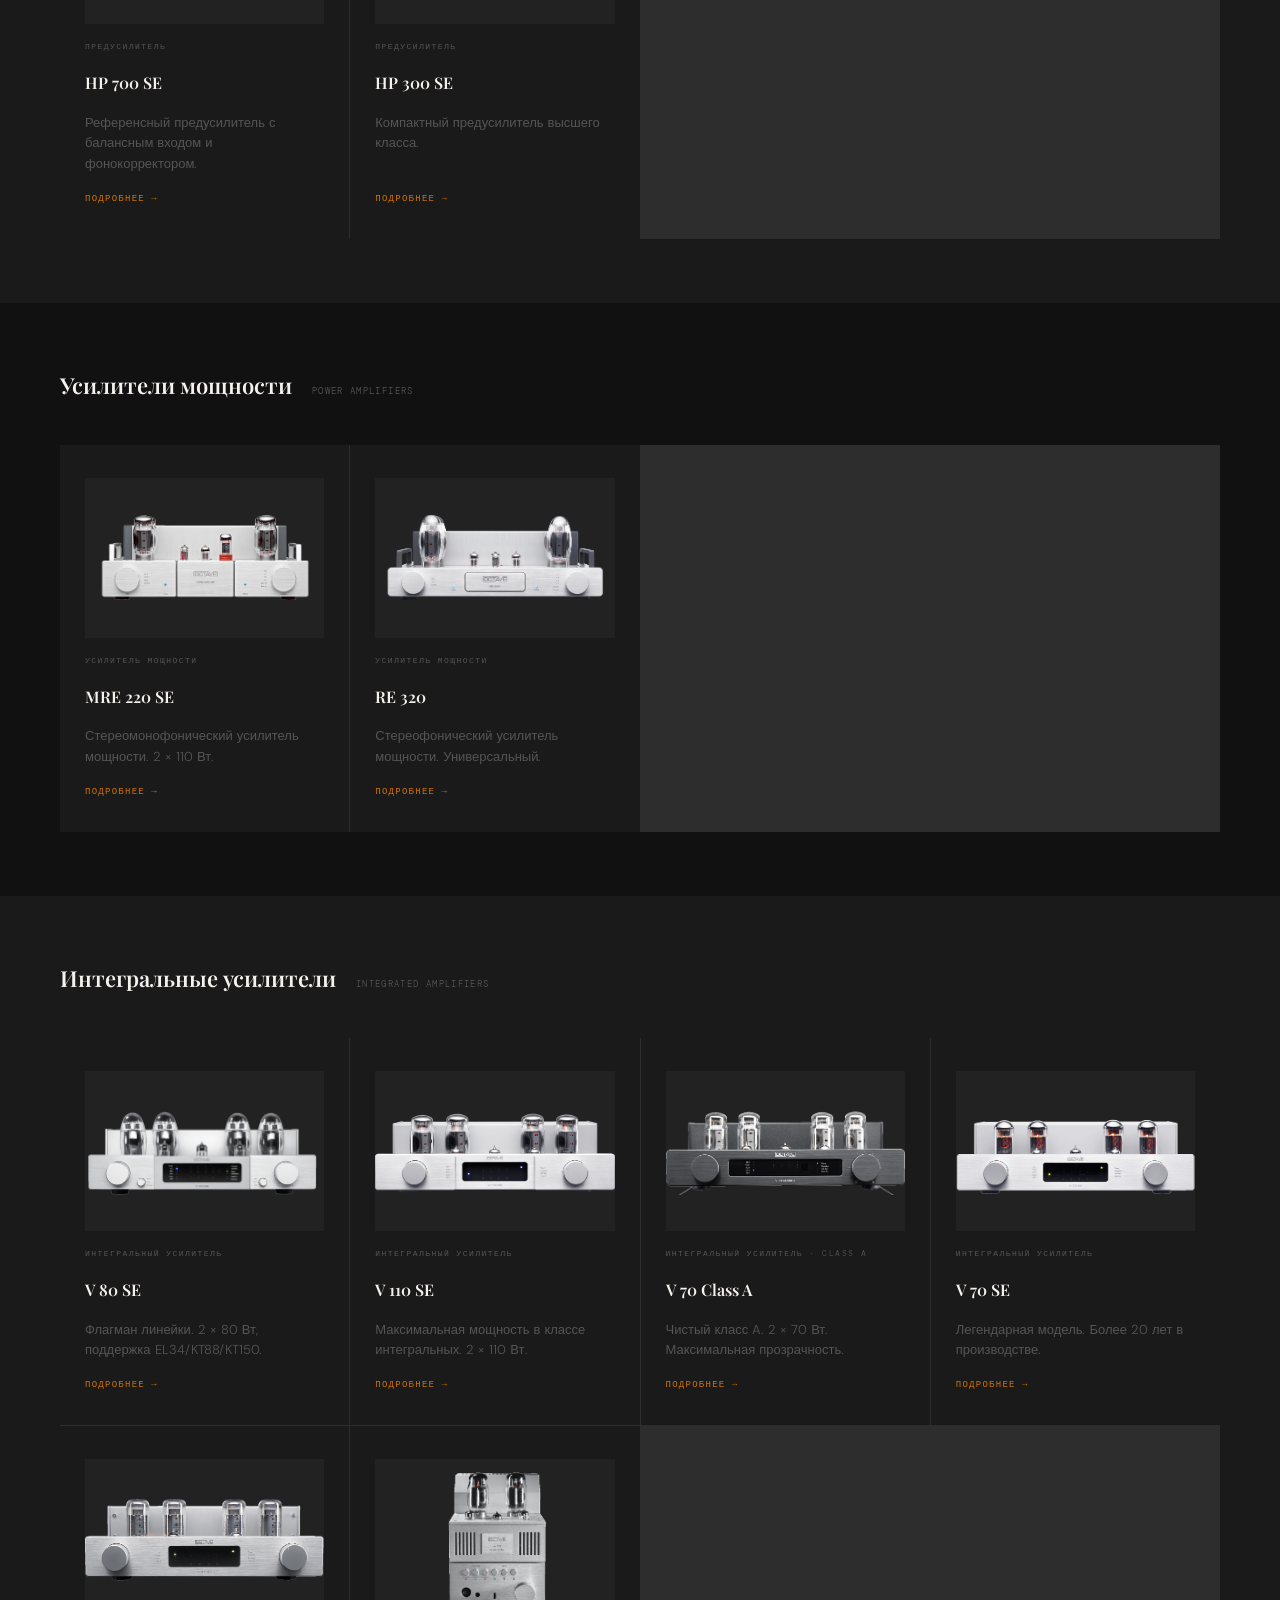
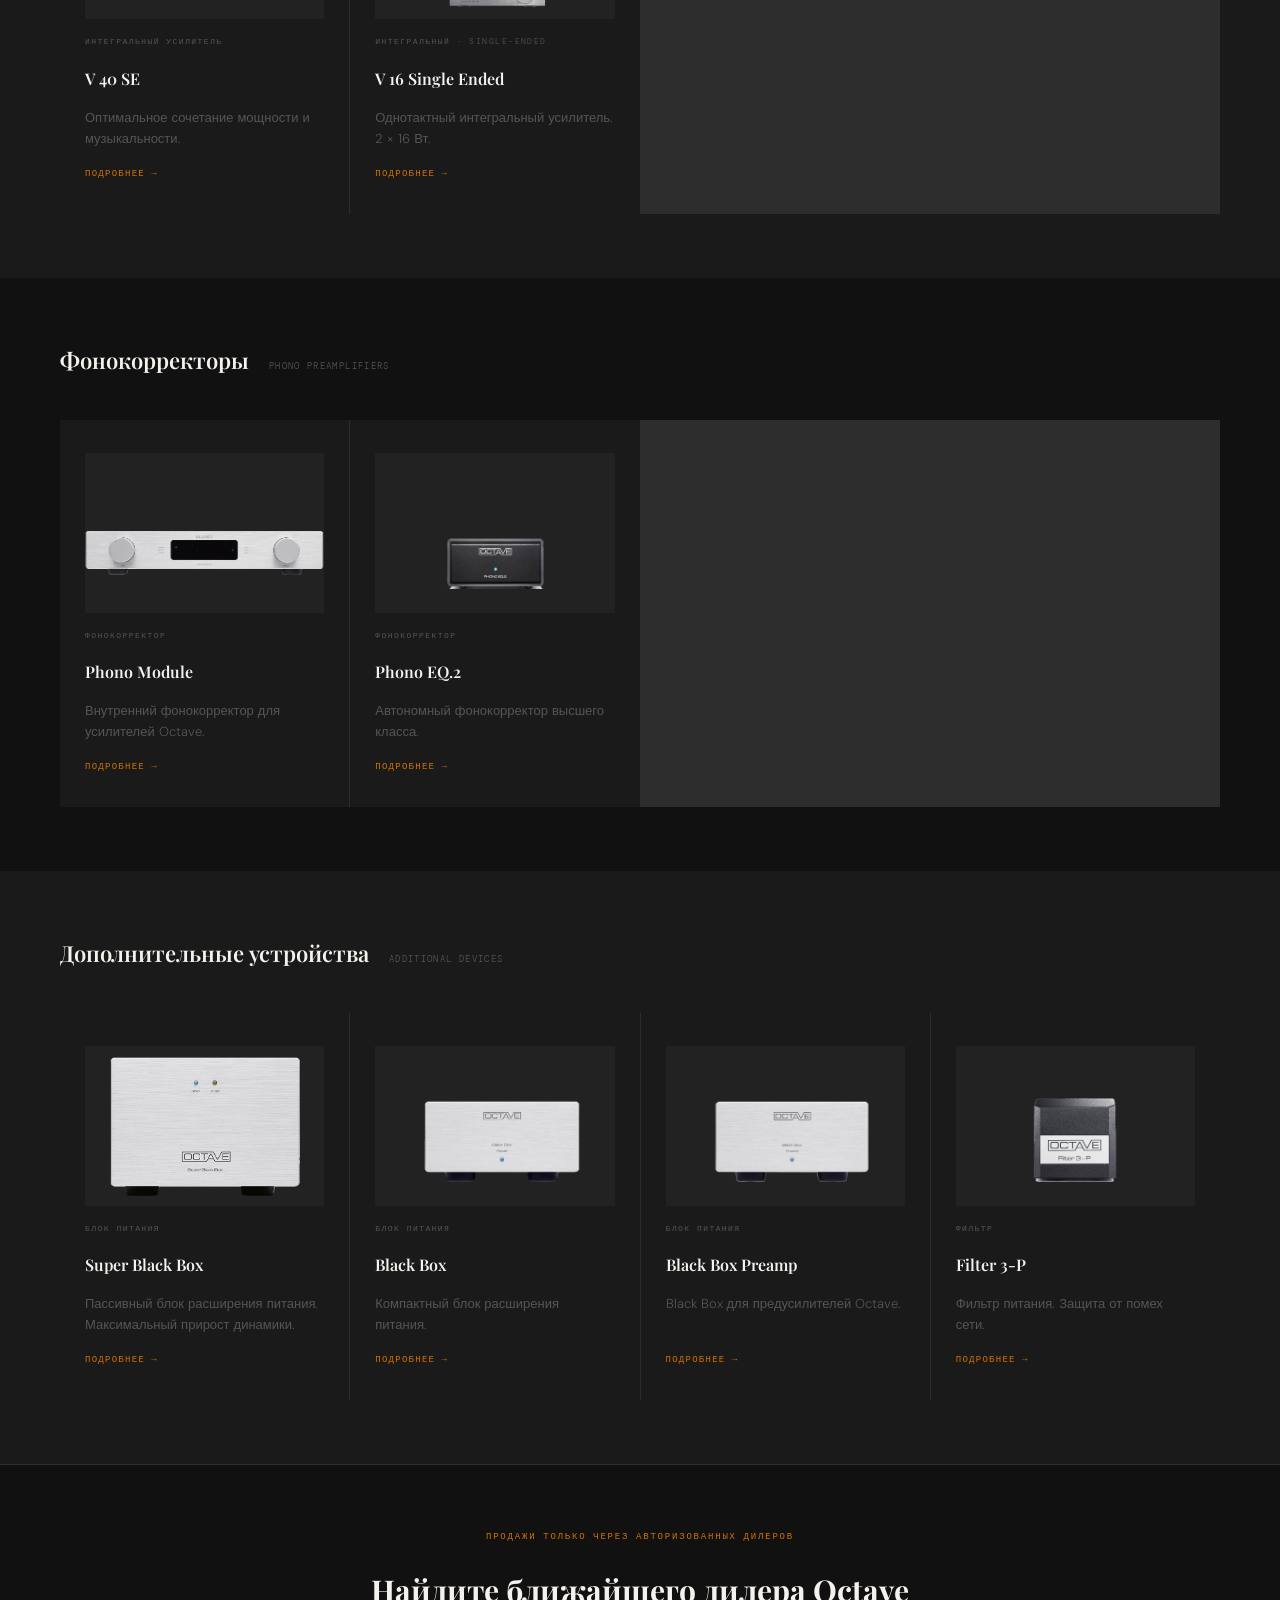
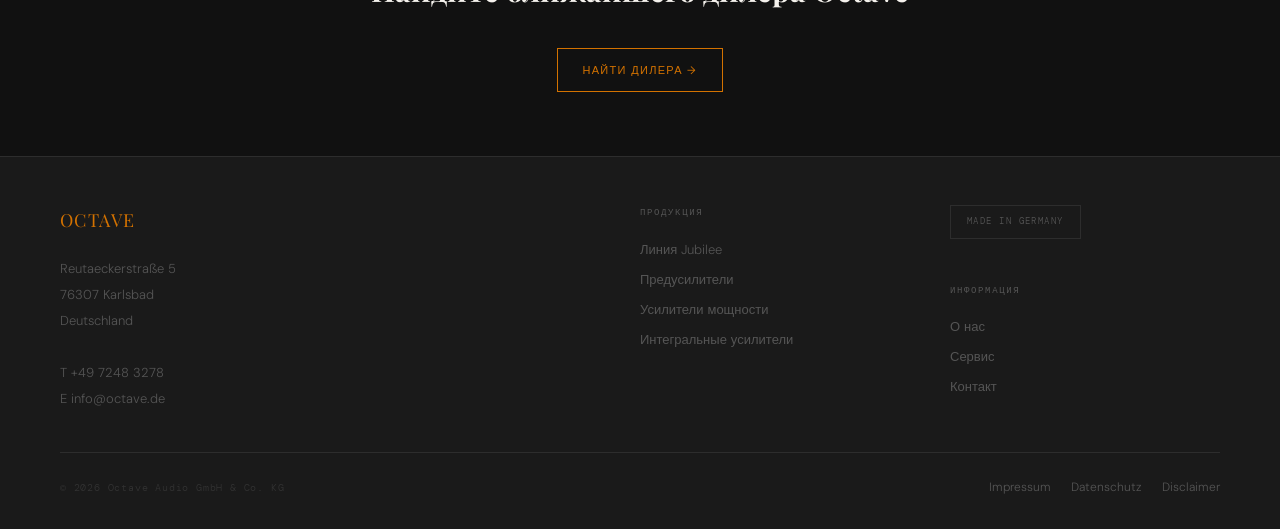
<file: products/index.html>
<!DOCTYPE html>
<html lang="ru">
<head>
  <meta charset="UTF-8">
  <meta name="viewport" content="width=device-width, initial-scale=1.0">
  <meta name="description" content="Полный каталог продукции Octave Audio — ламповые предусилители, усилители мощности, интегральные усилители и фонокорректоры. Сделано в Германии.">
  <title>Продукты — Octave Audio</title>
  <link rel="stylesheet" href="../css/styles.css">
</head>
<body>

  <!-- HEADER -->
  <header class="site-header" role="banner">
    <div class="header-inner">
      <a href="../index.html" class="nav-logo" aria-label="Octave Audio — на главную"><img src="../octave_logo.svg" alt="Octave Audio"></a>

      <nav class="nav-primary" aria-label="Основная навигация">
        <div class="nav-item"><a href="../index.html" class="nav-link">Главная</a></div>
        <div class="nav-item">
          <span class="nav-link" tabindex="0">Новости <span class="nav-arrow">▾</span></span>
          <div class="nav-dropdown">
            <a href="#">Актуальное</a>
            <a href="#">Блог</a>
            <a href="#">Обзоры</a>
          </div>
        </div>
        <div class="nav-item">
          <span class="nav-link" style="color: var(--c-text);" tabindex="0">Продукты <span class="nav-arrow">▾</span></span>
          <div class="nav-dropdown">
            <a href="#jubilee">Линия Jubilee</a>
            <a href="#preamplifiers">Предусилители</a>
            <a href="#power">Усилители мощности</a>
            <a href="#integrated">Интегральные усилители</a>
            <a href="#single-ended">Однотактные усилители</a>
            <a href="#phono">Фонокорректоры</a>
            <a href="#additional">Дополнительные устройства</a>
          </div>
        </div>
        <div class="nav-item">
          <span class="nav-link" tabindex="0">О нас <span class="nav-arrow">▾</span></span>
          <div class="nav-dropdown">
            <a href="../about.html">Философия</a>
            <a href="../about.html#team">Команда</a>
            <a href="../about.html#history">История</a>
          </div>
        </div>
        <div class="nav-item">
          <span class="nav-link" tabindex="0">Сервис <span class="nav-arrow">▾</span></span>
          <div class="nav-dropdown">
            <a href="#">Загрузки</a>
            <a href="#">Работа с лампами</a>
            <a href="#">Руководства</a>
            <a href="#">FAQ</a>
            <a href="#">Контакт</a>
          </div>
        </div>
        <div class="nav-item"><a href="#" class="nav-link">Дилеры</a></div>
      </nav>

      <div class="header-extras">
        <div class="header-divider" aria-hidden="true"></div>
        <a href="#" class="lang-btn">DE</a>
        <a href="#" class="lang-btn is-active">RU</a>
      </div>

      <div class="header-socials" aria-label="Социальные сети">
        <a href="#" class="header-social-link" aria-label="Facebook">
          <svg width="14" height="14" viewBox="0 0 24 24" fill="currentColor" aria-hidden="true"><path d="M18 2h-3a5 5 0 0 0-5 5v3H7v4h3v8h4v-8h3l1-4h-4V7a1 1 0 0 1 1-1h3z"/></svg>
        </a>
        <a href="#" class="header-social-link" aria-label="Instagram">
          <svg width="14" height="14" viewBox="0 0 24 24" fill="none" stroke="currentColor" stroke-width="2" stroke-linecap="round" stroke-linejoin="round" aria-hidden="true"><rect x="2" y="2" width="20" height="20" rx="5" ry="5"/><path d="M16 11.37A4 4 0 1 1 12.63 8 4 4 0 0 1 16 11.37z"/><line x1="17.5" y1="6.5" x2="17.51" y2="6.5"/></svg>
        </a>
        <a href="#" class="header-social-link" aria-label="YouTube">
          <svg width="14" height="14" viewBox="0 0 24 24" fill="currentColor" aria-hidden="true"><path d="M22.54 6.42a2.78 2.78 0 0 0-1.95-1.96C18.88 4 12 4 12 4s-6.88 0-8.6.46A2.78 2.78 0 0 0 1.46 6.42 29 29 0 0 0 1 12a29 29 0 0 0 .46 5.58A2.78 2.78 0 0 0 3.4 19.54C5.12 20 12 20 12 20s6.88 0 8.6-.46a2.78 2.78 0 0 0 1.95-1.96A29 29 0 0 0 23 12a29 29 0 0 0-.46-5.58z"/><polygon points="9.75 15.02 15.5 12 9.75 8.98 9.75 15.02" fill="var(--c-bg, #111)"/></svg>
        </a>
        <a href="#" class="header-social-link" aria-label="Playlist">
          <svg width="14" height="14" viewBox="0 0 24 24" fill="none" stroke="currentColor" stroke-width="2" stroke-linecap="round" stroke-linejoin="round" aria-hidden="true"><line x1="8" y1="6" x2="21" y2="6"/><line x1="8" y1="12" x2="21" y2="12"/><line x1="8" y1="18" x2="21" y2="18"/><line x1="3" y1="6" x2="3.01" y2="6"/><line x1="3" y1="12" x2="3.01" y2="12"/><line x1="3" y1="18" x2="3.01" y2="18"/></svg>
        </a>
      </div>

      <button class="nav-toggle" aria-label="Открыть меню" aria-expanded="false" aria-controls="mobile-nav">
        <span></span><span></span><span></span>
      </button>
    </div>
  </header>

  <nav class="mobile-nav" id="mobile-nav" aria-label="Мобильное меню">
    <div class="mobile-nav-section">
      <a href="../index.html" class="mobile-nav-link">Главная</a>
      <a href="#" class="mobile-nav-link">Продукты</a>
      <div class="mobile-nav-sub">
        <a href="#jubilee">Линия Jubilee</a>
        <a href="#preamplifiers">Предусилители</a>
        <a href="#power">Усилители мощности</a>
        <a href="#integrated">Интегральные усилители</a>
        <a href="#single-ended">Однотактные усилители</a>
        <a href="#phono">Фонокорректоры</a>
        <a href="#additional">Дополнительные устройства</a>
      </div>
    </div>
    <div class="mobile-nav-section">
      <a href="../about.html" class="mobile-nav-link">О нас</a>
      <a href="#" class="mobile-nav-link">Дилеры</a>
    </div>
  </nav>

  <main id="main-content">

    <!-- PAGE HERO -->
    <div class="page-hero">
      <img
        src="../images/jubilee-line-silver_small2.jpg"
        alt="Octave Jubilee Line — флагманская серия"
        class="page-hero-img"
        width="1920" height="420"
      >
      <div class="page-hero-content container">
        <p class="page-hero-label">Сделано в Германии · с 1968</p>
        <h1 class="page-hero-title">Продукция Octave</h1>
      </div>
    </div>

    <div class="container catalog-header">
      <header class="section-header" style="margin-bottom: var(--sp-8);">
        <span class="section-eyebrow">Полный каталог</span>
        <h2 class="section-title">Все модели</h2>
      </header>

      <nav class="catalog-nav" aria-label="Фильтр по категориям">
        <button class="catalog-nav-btn is-active" data-cat="all">Все</button>
        <button class="catalog-nav-btn" data-cat="jubilee">Jubilee Line</button>
        <button class="catalog-nav-btn" data-cat="pre">Предусилители</button>
        <button class="catalog-nav-btn" data-cat="power">Усилители мощности</button>
        <button class="catalog-nav-btn" data-cat="integrated">Интегральные</button>
        <button class="catalog-nav-btn" data-cat="single">Single-Ended</button>
        <button class="catalog-nav-btn" data-cat="phono">Фонокорректоры</button>
        <button class="catalog-nav-btn" data-cat="add">Дополнительные</button>
      </nav>
    </div>

    <!-- ========================================================
         JUBILEE LINE
         ======================================================== -->
    <section id="jubilee" class="section" style="scroll-margin-top: calc(var(--header-h) + 1rem);" aria-labelledby="jubilee-heading">
      <div class="container">
        <header style="margin-bottom: var(--sp-10); display: flex; align-items: baseline; gap: var(--sp-5);">
          <h2 style="font-family: var(--f-serif); font-size: 1.375rem; font-weight: 600; color: var(--c-text);" id="jubilee-heading">Линия Jubilee</h2>
          <span style="font-family: var(--f-mono); font-size: 0.5625rem; letter-spacing: 0.15em; text-transform: uppercase; color: var(--c-text-3);">Флагманская серия</span>
        </header>
        <div class="products-grid">

          <a href="#" class="product-card" data-cat="jubilee">
            <span class="product-new-badge">НОВИНКА</span>
            <div class="product-card-img">
              <img src="../images/jubpre_se_alnat_small.png" alt="Jubilee Preamp SE" width="260" height="160" loading="lazy">
            </div>
            <span class="product-card-cat">Предусилитель · Jubilee</span>
            <strong class="product-card-name">Jubilee Preamp SE</strong>
            <p class="product-card-desc">Флагманский предусилитель. Новинка 2026 года.</p>
            <span class="product-card-link">Подробнее →</span>
          </a>

          <a href="#" class="product-card" data-cat="jubilee">
            <div class="product-card-img">
              <img src="../images/jubilee_mono_ultimate_silver_small.png" alt="Jubilee Mono Ultimate" width="260" height="160" loading="lazy">
            </div>
            <span class="product-card-cat">Усилитель мощности · Jubilee</span>
            <strong class="product-card-name">Jubilee Mono Ultimate</strong>
            <p class="product-card-desc">Монофонический усилитель мощности высшего класса.</p>
            <span class="product-card-link">Подробнее →</span>
          </a>

          <a href="#" class="product-card" data-cat="jubilee">
            <span class="product-new-badge">НОВИНКА</span>
            <div class="product-card-img">
              <img src="../images/jubclassa_silver_frontal_small2.png" alt="Jubilee Class A" width="260" height="160" loading="lazy">
            </div>
            <span class="product-card-cat">Усилитель мощности · Jubilee</span>
            <strong class="product-card-name">Jubilee Class A</strong>
            <p class="product-card-desc">Новый флагман класса A. Бескомпромиссное звучание.</p>
            <span class="product-card-link">Подробнее →</span>
          </a>

          <a href="#" class="product-card" data-cat="jubilee">
            <div class="product-card-img">
              <img src="../images/jub300b_silver_frontal_small.png" alt="Jubilee 300 B" width="260" height="160" loading="lazy" onerror="this.style.opacity='0.3'">
            </div>
            <span class="product-card-cat">Single-Ended · Jubilee</span>
            <strong class="product-card-name">Jubilee 300 B</strong>
            <p class="product-card-desc">Однотактный усилитель на триодах 300 B.</p>
            <span class="product-card-link">Подробнее →</span>
          </a>

        </div>
      </div>
    </section>

    <!-- ========================================================
         PREAMPLIFIERS
         ======================================================== -->
    <section id="preamplifiers" class="section" style="background: var(--c-surface); scroll-margin-top: calc(var(--header-h) + 1rem);" aria-labelledby="pre-heading">
      <div class="container">
        <header style="margin-bottom: var(--sp-10); display: flex; align-items: baseline; gap: var(--sp-5);">
          <h2 style="font-family: var(--f-serif); font-size: 1.375rem; font-weight: 600; color: var(--c-text);" id="pre-heading">Предусилители</h2>
          <span style="font-family: var(--f-mono); font-size: 0.5625rem; letter-spacing: 0.15em; text-transform: uppercase; color: var(--c-text-3);">Preamplifiers</span>
        </header>
        <div class="products-grid">

          <a href="#" class="product-card" data-cat="pre">
            <div class="product-card-img">
              <img src="../images/hp700se_silver_frontal_small8.png" alt="HP 700 SE" width="260" height="160" loading="lazy">
            </div>
            <span class="product-card-cat">Предусилитель</span>
            <strong class="product-card-name">HP 700 SE</strong>
            <p class="product-card-desc">Референсный предусилитель с балансным входом и фонокорректором.</p>
            <span class="product-card-link">Подробнее →</span>
          </a>

          <a href="#" class="product-card" data-cat="pre">
            <div class="product-card-img">
              <img src="../images/h3aln2.png" alt="HP 300 SE" width="260" height="160" loading="lazy">
            </div>
            <span class="product-card-cat">Предусилитель</span>
            <strong class="product-card-name">HP 300 SE</strong>
            <p class="product-card-desc">Компактный предусилитель высшего класса.</p>
            <span class="product-card-link">Подробнее →</span>
          </a>

        </div>
      </div>
    </section>

    <!-- ========================================================
         POWER AMPLIFIERS
         ======================================================== -->
    <section id="power" class="section" style="scroll-margin-top: calc(var(--header-h) + 1rem);" aria-labelledby="power-heading">
      <div class="container">
        <header style="margin-bottom: var(--sp-10); display: flex; align-items: baseline; gap: var(--sp-5);">
          <h2 style="font-family: var(--f-serif); font-size: 1.375rem; font-weight: 600; color: var(--c-text);" id="power-heading">Усилители мощности</h2>
          <span style="font-family: var(--f-mono); font-size: 0.5625rem; letter-spacing: 0.15em; text-transform: uppercase; color: var(--c-text-3);">Power Amplifiers</span>
        </header>
        <div class="products-grid">

          <a href="#" class="product-card" data-cat="power">
            <div class="product-card-img">
              <img src="../images/mre220se_frontal_silver_small1.png" alt="MRE 220 SE" width="260" height="160" loading="lazy">
            </div>
            <span class="product-card-cat">Усилитель мощности</span>
            <strong class="product-card-name">MRE 220 SE</strong>
            <p class="product-card-desc">Стереомонофонический усилитель мощности. 2 × 110 Вт.</p>
            <span class="product-card-link">Подробнее →</span>
          </a>

          <a href="#" class="product-card" data-cat="power">
            <div class="product-card-img">
              <img src="../images/re320_alnat.png" alt="RE 320" width="260" height="160" loading="lazy">
            </div>
            <span class="product-card-cat">Усилитель мощности</span>
            <strong class="product-card-name">RE 320</strong>
            <p class="product-card-desc">Стереофонический усилитель мощности. Универсальный.</p>
            <span class="product-card-link">Подробнее →</span>
          </a>

        </div>
      </div>
    </section>

    <!-- ========================================================
         INTEGRATED AMPLIFIERS
         ======================================================== -->
    <section id="integrated" class="section" style="background: var(--c-surface); scroll-margin-top: calc(var(--header-h) + 1rem);" aria-labelledby="int-heading">
      <div class="container">
        <header style="margin-bottom: var(--sp-10); display: flex; align-items: baseline; gap: var(--sp-5);">
          <h2 style="font-family: var(--f-serif); font-size: 1.375rem; font-weight: 600; color: var(--c-text);" id="int-heading">Интегральные усилители</h2>
          <span style="font-family: var(--f-mono); font-size: 0.5625rem; letter-spacing: 0.15em; text-transform: uppercase; color: var(--c-text-3);">Integrated Amplifiers</span>
        </header>
        <div class="products-grid">

          <a href="v-80-se.html" class="product-card" data-cat="integrated">
            <div class="product-card-img">
              <img src="../images/v80se_silver_frontal6.png" alt="V 80 SE" width="260" height="160" loading="lazy">
            </div>
            <span class="product-card-cat">Интегральный усилитель</span>
            <strong class="product-card-name">V 80 SE</strong>
            <p class="product-card-desc">Флагман линейки. 2 × 80 Вт, поддержка EL34/KT88/KT150.</p>
            <span class="product-card-link">Подробнее →</span>
          </a>

          <a href="#" class="product-card" data-cat="integrated">
            <div class="product-card-img">
              <img src="../images/v110se_alnat1.png" alt="V 110 SE" width="260" height="160" loading="lazy">
            </div>
            <span class="product-card-cat">Интегральный усилитель</span>
            <strong class="product-card-name">V 110 SE</strong>
            <p class="product-card-desc">Максимальная мощность в классе интегральных. 2 × 110 Вт.</p>
            <span class="product-card-link">Подробнее →</span>
          </a>

          <a href="#" class="product-card" data-cat="integrated">
            <div class="product-card-img">
              <img src="../images/v70ca-black-frontal_small.png" alt="V 70 Class A" width="260" height="160" loading="lazy">
            </div>
            <span class="product-card-cat">Интегральный усилитель · Class A</span>
            <strong class="product-card-name">V 70 Class A</strong>
            <p class="product-card-desc">Чистый класс A. 2 × 70 Вт. Максимальная прозрачность.</p>
            <span class="product-card-link">Подробнее →</span>
          </a>

          <a href="#" class="product-card" data-cat="integrated">
            <div class="product-card-img">
              <img src="../images/v70se_silver_frontal_small2.png" alt="V 70 SE" width="260" height="160" loading="lazy">
            </div>
            <span class="product-card-cat">Интегральный усилитель</span>
            <strong class="product-card-name">V 70 SE</strong>
            <p class="product-card-desc">Легендарная модель. Более 20 лет в производстве.</p>
            <span class="product-card-link">Подробнее →</span>
          </a>

          <a href="#" class="product-card" data-cat="integrated">
            <div class="product-card-img">
              <img src="../images/v40se_silver_frontal_small.png" alt="V 40 SE" width="260" height="160" loading="lazy">
            </div>
            <span class="product-card-cat">Интегральный усилитель</span>
            <strong class="product-card-name">V 40 SE</strong>
            <p class="product-card-desc">Оптимальное сочетание мощности и музыкальности.</p>
            <span class="product-card-link">Подробнее →</span>
          </a>

          <a href="#" class="product-card" data-cat="integrated single">
            <div class="product-card-img">
              <img src="../images/v16-si-fr3.png" alt="V 16 Single Ended" width="260" height="160" loading="lazy">
            </div>
            <span class="product-card-cat">Интегральный · Single-Ended</span>
            <strong class="product-card-name">V 16 Single Ended</strong>
            <p class="product-card-desc">Однотактный интегральный усилитель. 2 × 16 Вт.</p>
            <span class="product-card-link">Подробнее →</span>
          </a>

        </div>
      </div>
    </section>

    <!-- ========================================================
         PHONO PREAMPLIFIERS
         ======================================================== -->
    <section id="phono" class="section" style="scroll-margin-top: calc(var(--header-h) + 1rem);" aria-labelledby="phono-heading">
      <div class="container">
        <header style="margin-bottom: var(--sp-10); display: flex; align-items: baseline; gap: var(--sp-5);">
          <h2 style="font-family: var(--f-serif); font-size: 1.375rem; font-weight: 600; color: var(--c-text);" id="phono-heading">Фонокорректоры</h2>
          <span style="font-family: var(--f-mono); font-size: 0.5625rem; letter-spacing: 0.15em; text-transform: uppercase; color: var(--c-text-3);">Phono Preamplifiers</span>
        </header>
        <div class="products-grid">

          <a href="#" class="product-card" data-cat="phono">
            <div class="product-card-img">
              <img src="../images/phono_module_silver_frontal_small2.png" alt="Phono Module" width="260" height="160" loading="lazy">
            </div>
            <span class="product-card-cat">Фонокорректор</span>
            <strong class="product-card-name">Phono Module</strong>
            <p class="product-card-desc">Внутренний фонокорректор для усилителей Octave.</p>
            <span class="product-card-link">Подробнее →</span>
          </a>

          <a href="#" class="product-card" data-cat="phono">
            <div class="product-card-img">
              <img src="../images/phono_eq_2_frontal_small.png" alt="Phono EQ.2" width="260" height="160" loading="lazy">
            </div>
            <span class="product-card-cat">Фонокорректор</span>
            <strong class="product-card-name">Phono EQ.2</strong>
            <p class="product-card-desc">Автономный фонокорректор высшего класса.</p>
            <span class="product-card-link">Подробнее →</span>
          </a>

        </div>
      </div>
    </section>

    <!-- ========================================================
         ADDITIONAL DEVICES
         ======================================================== -->
    <section id="additional" class="section" style="background: var(--c-surface); scroll-margin-top: calc(var(--header-h) + 1rem);" aria-labelledby="add-heading">
      <div class="container">
        <header style="margin-bottom: var(--sp-10); display: flex; align-items: baseline; gap: var(--sp-5);">
          <h2 style="font-family: var(--f-serif); font-size: 1.375rem; font-weight: 600; color: var(--c-text);" id="add-heading">Дополнительные устройства</h2>
          <span style="font-family: var(--f-mono); font-size: 0.5625rem; letter-spacing: 0.15em; text-transform: uppercase; color: var(--c-text-3);">Additional Devices</span>
        </header>
        <div class="products-grid">

          <a href="#" class="product-card" data-cat="add">
            <div class="product-card-img">
              <img src="../images/sbb.png" alt="Super Black Box" width="260" height="160" loading="lazy">
            </div>
            <span class="product-card-cat">Блок питания</span>
            <strong class="product-card-name">Super Black Box</strong>
            <p class="product-card-desc">Пассивный блок расширения питания. Максимальный прирост динамики.</p>
            <span class="product-card-link">Подробнее →</span>
          </a>

          <a href="#" class="product-card" data-cat="add">
            <div class="product-card-img">
              <img src="../images/bb.png" alt="Black Box" width="260" height="160" loading="lazy">
            </div>
            <span class="product-card-cat">Блок питания</span>
            <strong class="product-card-name">Black Box</strong>
            <p class="product-card-desc">Компактный блок расширения питания.</p>
            <span class="product-card-link">Подробнее →</span>
          </a>

          <a href="#" class="product-card" data-cat="add">
            <div class="product-card-img">
              <img src="../images/bbp2.png" alt="Black Box Preamp" width="260" height="160" loading="lazy">
            </div>
            <span class="product-card-cat">Блок питания</span>
            <strong class="product-card-name">Black Box Preamp</strong>
            <p class="product-card-desc">Black Box для предусилителей Octave.</p>
            <span class="product-card-link">Подробнее →</span>
          </a>

          <a href="#" class="product-card" data-cat="add">
            <div class="product-card-img">
              <img src="../images/filter3_small.png" alt="Filter 3-P" width="260" height="160" loading="lazy">
            </div>
            <span class="product-card-cat">Фильтр</span>
            <strong class="product-card-name">Filter 3-P</strong>
            <p class="product-card-desc">Фильтр питания. Защита от помех сети.</p>
            <span class="product-card-link">Подробнее →</span>
          </a>

        </div>
      </div>
    </section>

    <!-- CTA -->
    <div style="padding: var(--sp-16) var(--pad-x); background: var(--c-bg); text-align: center; border-top: 1px solid var(--c-border);">
      <div class="container">
        <span style="display:block; font-family: var(--f-mono); font-size: 0.5625rem; letter-spacing: 0.2em; text-transform: uppercase; color: var(--c-accent); margin-bottom: var(--sp-5);">Продажи только через авторизованных дилеров</span>
        <h2 style="font-family: var(--f-serif); font-size: clamp(1.25rem, 2.5vw, 1.875rem); color: var(--c-text); margin-bottom: var(--sp-8);">Найдите ближайшего дилера Octave</h2>
        <a href="#" class="btn btn-outline">Найти дилера →</a>
      </div>
    </div>

  </main>

  <!-- FOOTER -->
  <footer class="site-footer" role="contentinfo">
    <div class="container">
      <div class="footer-grid">
        <div>
          <div class="footer-logo">OCTAVE</div>
          <address class="footer-address" style="font-style:normal;">
            Reutaeckerstraße 5<br>76307 Karlsbad<br>Deutschland<br><br>
            T +49 7248 3278<br>
            E <a href="mailto:info@octave.de" style="color: var(--c-text-3);">info@octave.de</a>
          </address>
        </div>
        <div>
          <span class="footer-heading">Продукция</span>
          <nav class="footer-links">
            <a href="#jubilee">Линия Jubilee</a>
            <a href="#preamplifiers">Предусилители</a>
            <a href="#power">Усилители мощности</a>
            <a href="#integrated">Интегральные усилители</a>
          </nav>
        </div>
        <div>
          <span class="footer-badge">Made in Germany</span>
          <span class="footer-heading" style="margin-top: var(--sp-6);">Информация</span>
          <nav class="footer-links">
            <a href="../about.html">О нас</a>
            <a href="#">Сервис</a>
            <a href="#">Контакт</a>
          </nav>
        </div>
      </div>
      <div class="footer-legal">
        <p class="footer-copy">© 2026 Octave Audio GmbH &amp; Co. KG</p>
        <nav class="footer-legal-links">
          <a href="#">Impressum</a>
          <a href="#">Datenschutz</a>
          <a href="#">Disclaimer</a>
        </nav>
      </div>
    </div>
  </footer>

  <script src="../js/main.js" type="module"></script>
</body>
</html>
</file>
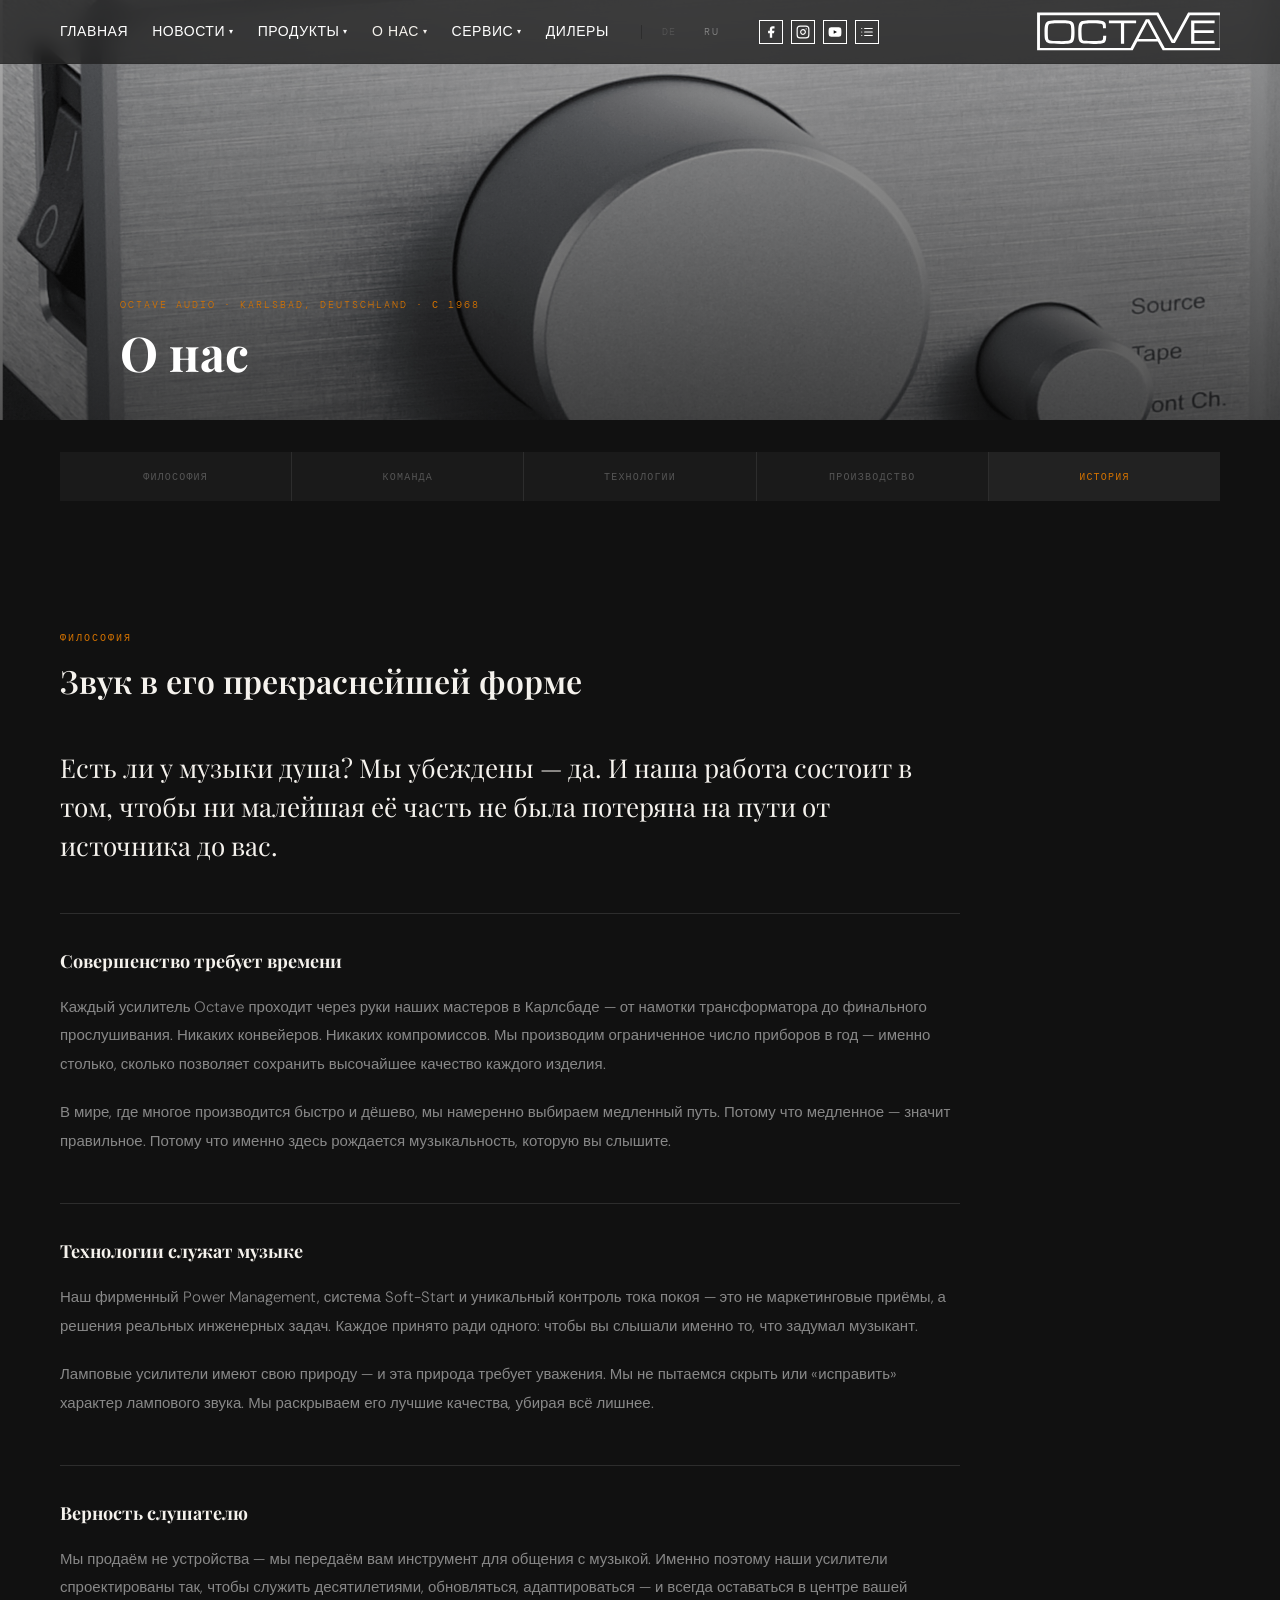
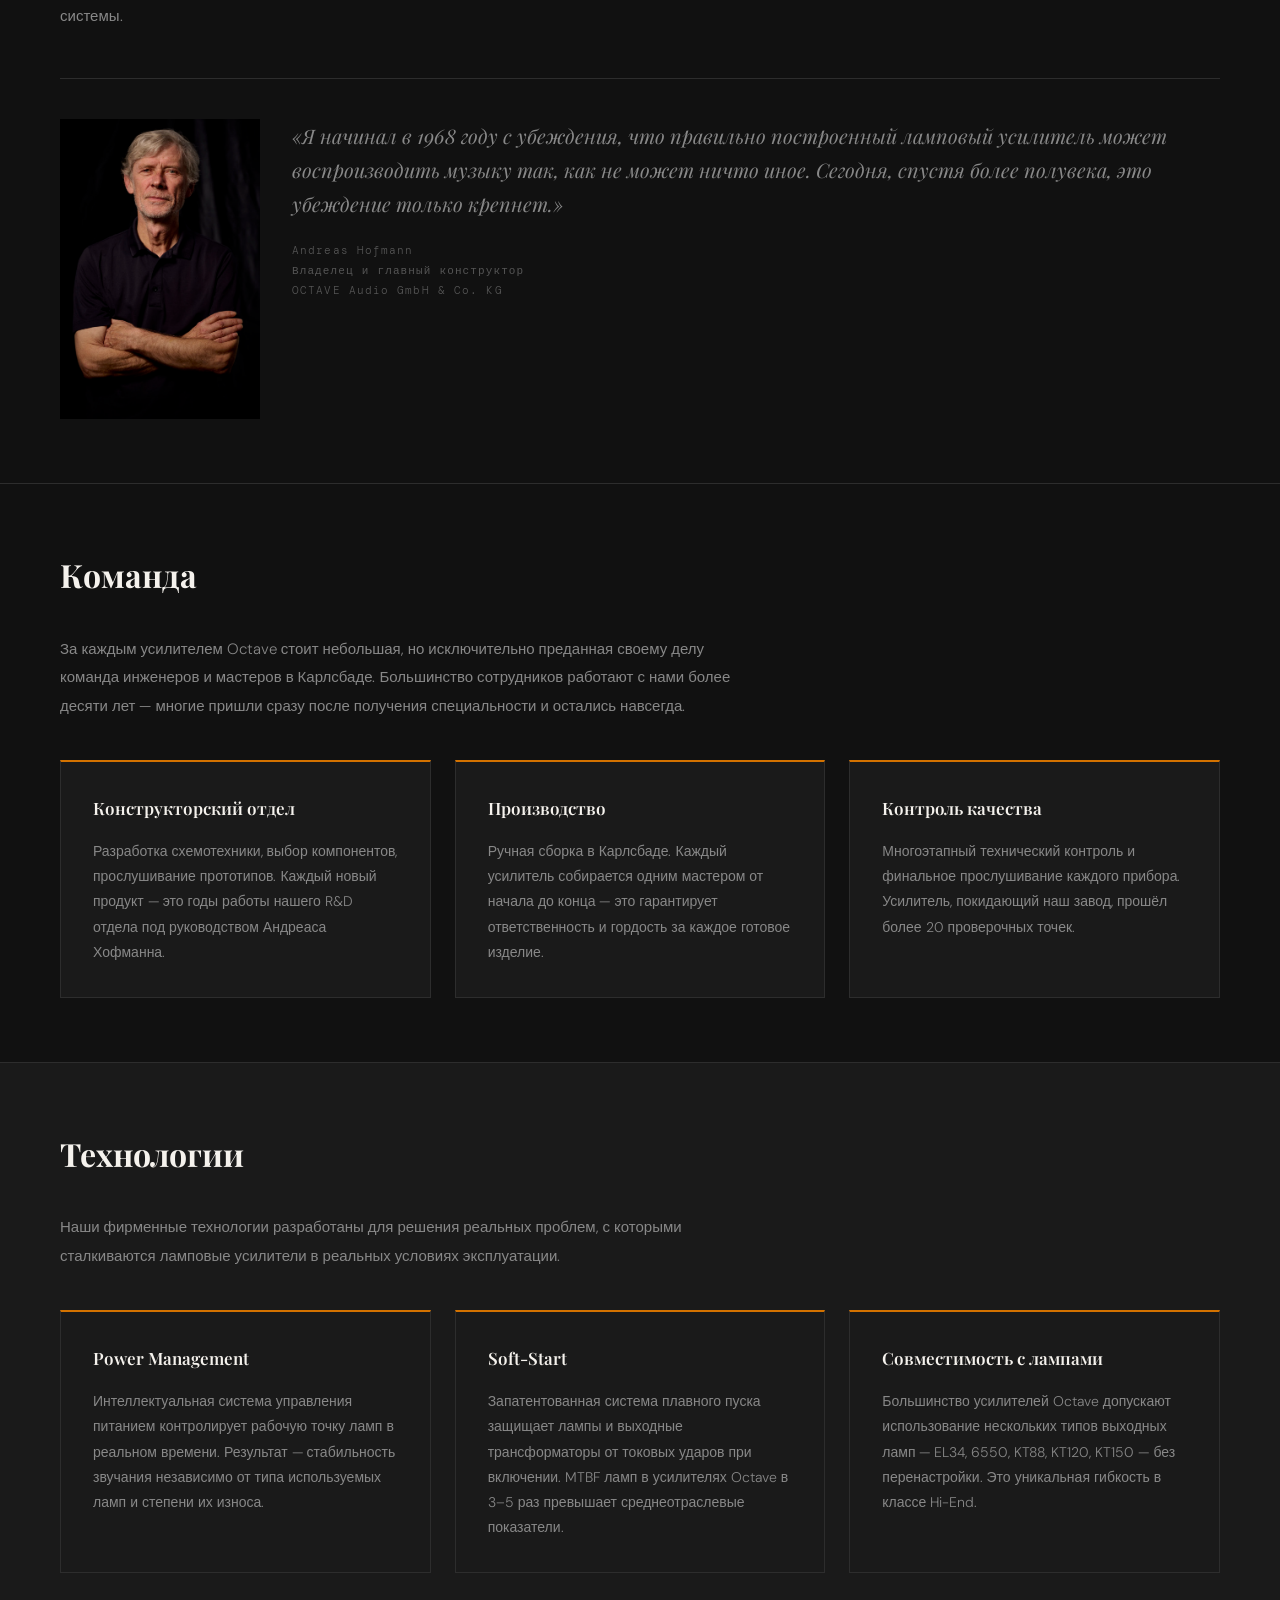
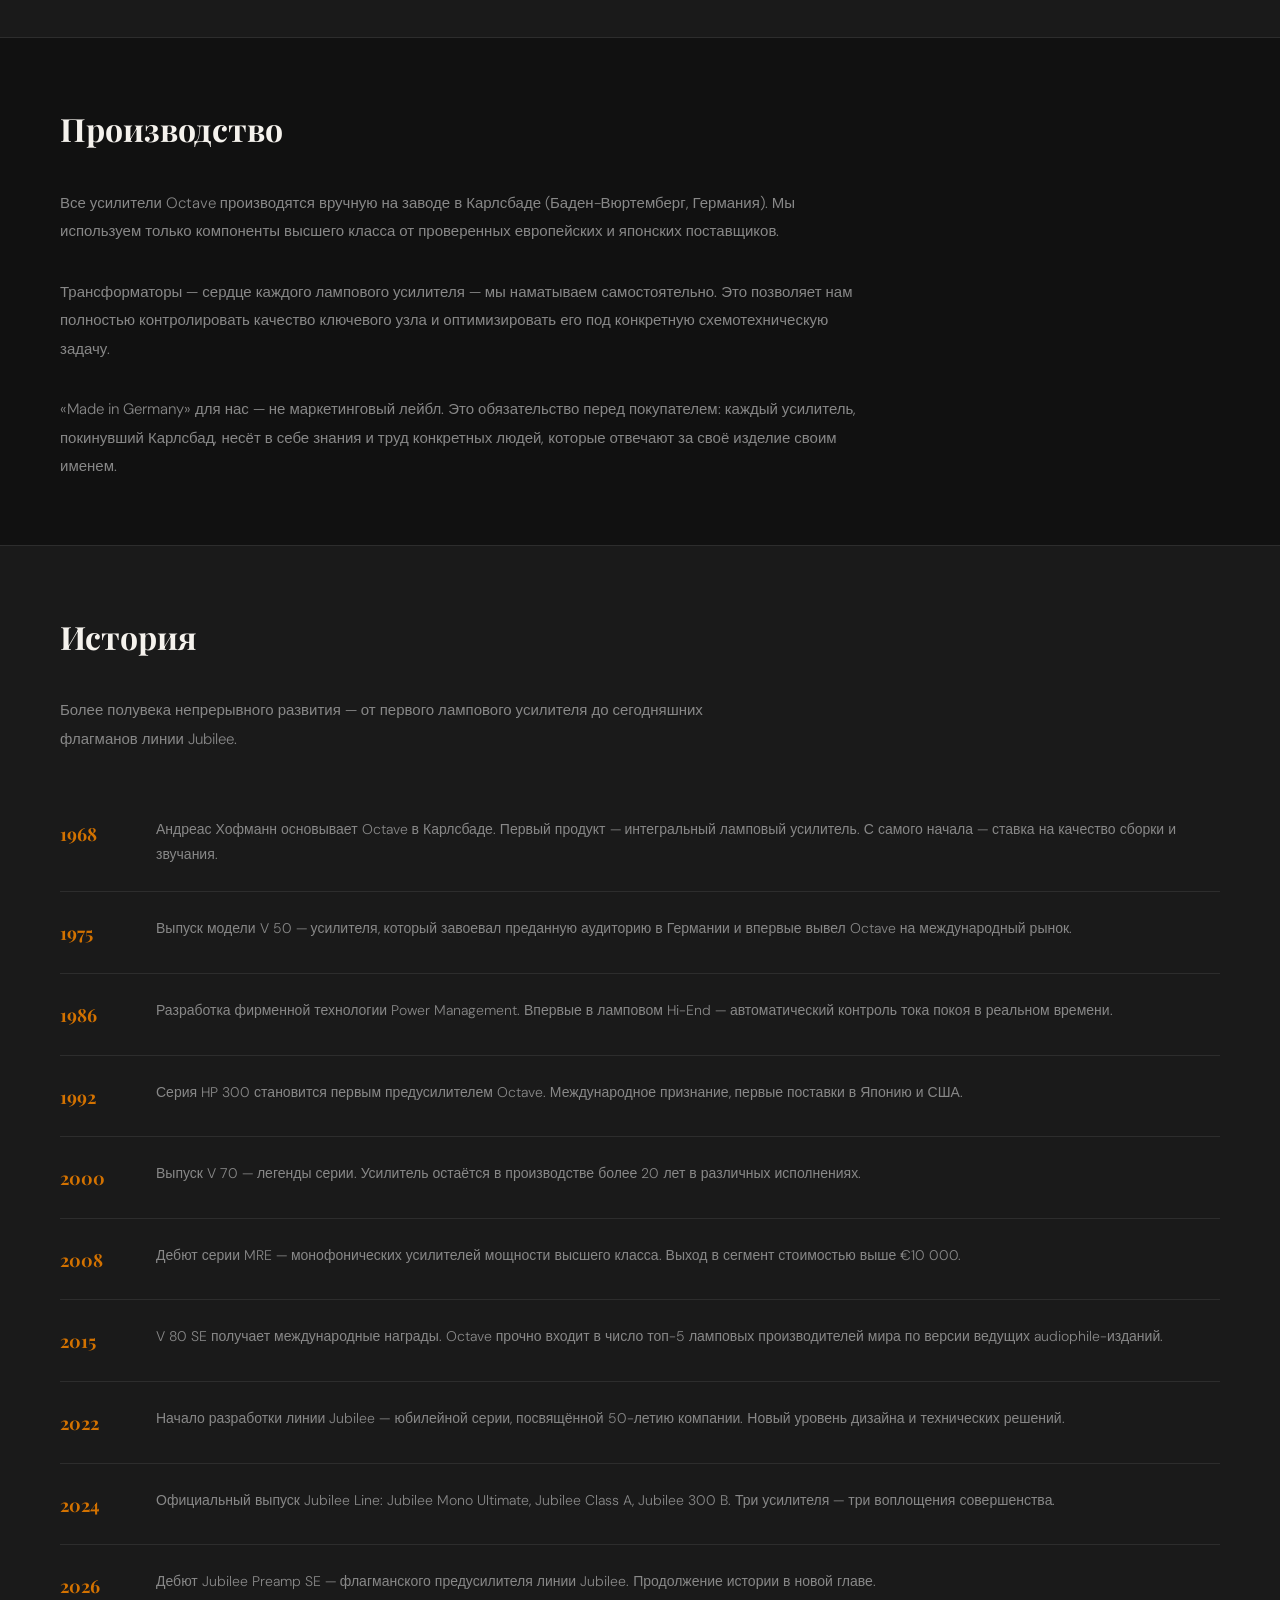
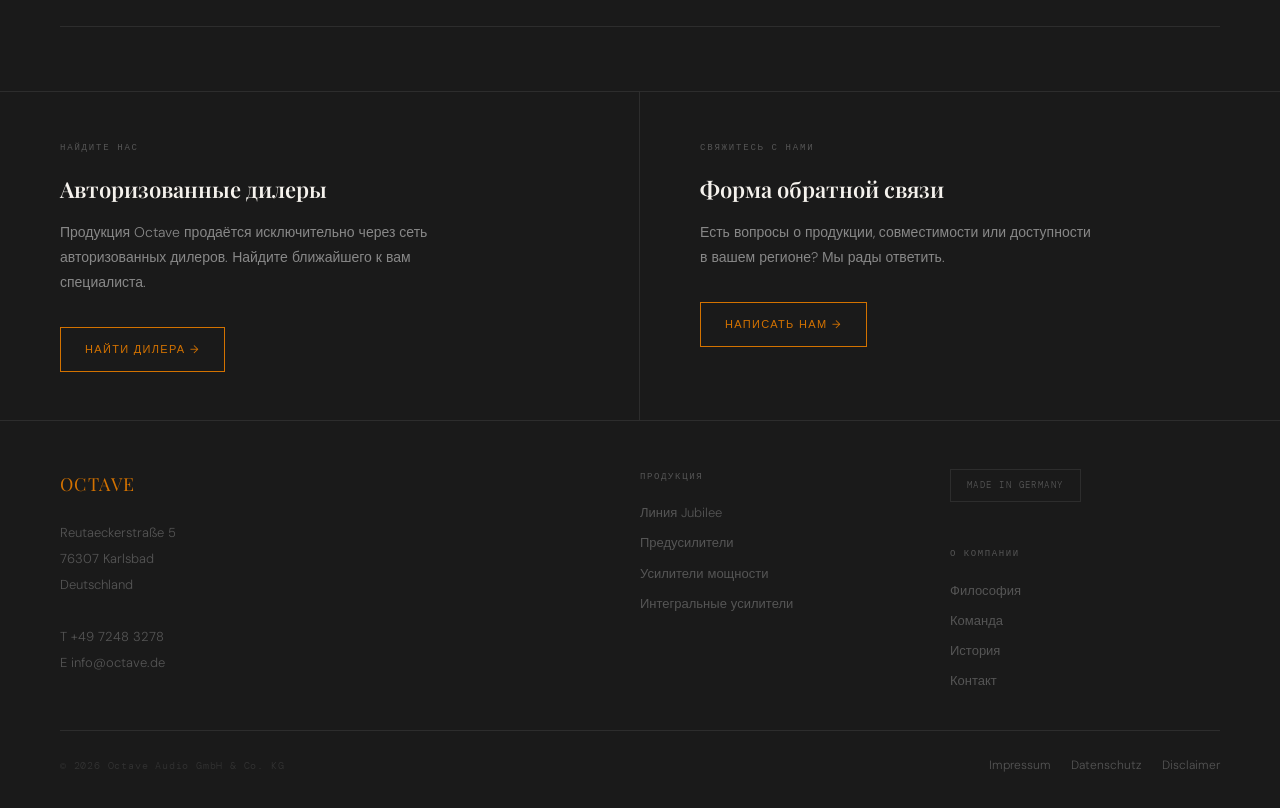
<file: about.html>
<!DOCTYPE html>
<html lang="ru">
<head>
  <meta charset="UTF-8">
  <meta name="viewport" content="width=device-width, initial-scale=1.0">
  <meta name="description" content="Философия, команда и история Octave Audio — немецкого производителя ламповых Hi-End усилителей с 1968 года.">
  <title>О нас — Octave Audio</title>
  <link rel="stylesheet" href="css/styles.css">
</head>
<body>

  <!-- HEADER -->
  <header class="site-header" role="banner">
    <div class="header-inner">
      <a href="index.html" class="nav-logo" aria-label="Octave Audio — на главную"><img src="octave_logo.svg" alt="Octave Audio"></a>

      <nav class="nav-primary" aria-label="Основная навигация">
        <div class="nav-item"><a href="index.html" class="nav-link">Главная</a></div>
        <div class="nav-item">
          <span class="nav-link" tabindex="0">Новости <span class="nav-arrow">▾</span></span>
          <div class="nav-dropdown">
            <a href="#">Актуальное</a>
            <a href="#">Блог</a>
            <a href="#">Обзоры</a>
            <a href="#">Награды</a>
          </div>
        </div>
        <div class="nav-item">
          <span class="nav-link" tabindex="0">Продукты <span class="nav-arrow">▾</span></span>
          <div class="nav-dropdown">
            <a href="#">Линия Jubilee</a>
            <a href="#">Предусилители</a>
            <a href="#">Усилители мощности</a>
            <a href="#">Интегральные усилители</a>
            <a href="#">Однотактные усилители</a>
            <a href="#">Фонокорректоры</a>
            <a href="#">Дополнительные устройства</a>
          </div>
        </div>
        <div class="nav-item">
          <span class="nav-link" style="color: var(--c-text);" tabindex="0">О нас <span class="nav-arrow">▾</span></span>
          <div class="nav-dropdown">
            <a href="about.html#philosophy">Философия</a>
            <a href="about.html#team">Команда</a>
            <a href="about.html#technology">Технологии</a>
            <a href="about.html#production">Производство</a>
            <a href="about.html#history">История</a>
          </div>
        </div>
        <div class="nav-item">
          <span class="nav-link" tabindex="0">Сервис <span class="nav-arrow">▾</span></span>
          <div class="nav-dropdown">
            <a href="#">Загрузки</a>
            <a href="#">Работа с лампами</a>
            <a href="#">Руководства</a>
            <a href="#">FAQ</a>
            <a href="#">Форум</a>
            <a href="#">Контакт</a>
          </div>
        </div>
        <div class="nav-item"><a href="#" class="nav-link">Дилеры</a></div>
      </nav>

      <div class="header-extras">
        <div class="header-divider" aria-hidden="true"></div>
        <a href="#" class="lang-btn">DE</a>
        <a href="#" class="lang-btn is-active">RU</a>
      </div>

      <div class="header-socials" aria-label="Социальные сети">
        <a href="#" class="header-social-link" aria-label="Facebook">
          <svg width="14" height="14" viewBox="0 0 24 24" fill="currentColor" aria-hidden="true"><path d="M18 2h-3a5 5 0 0 0-5 5v3H7v4h3v8h4v-8h3l1-4h-4V7a1 1 0 0 1 1-1h3z"/></svg>
        </a>
        <a href="#" class="header-social-link" aria-label="Instagram">
          <svg width="14" height="14" viewBox="0 0 24 24" fill="none" stroke="currentColor" stroke-width="2" stroke-linecap="round" stroke-linejoin="round" aria-hidden="true"><rect x="2" y="2" width="20" height="20" rx="5" ry="5"/><path d="M16 11.37A4 4 0 1 1 12.63 8 4 4 0 0 1 16 11.37z"/><line x1="17.5" y1="6.5" x2="17.51" y2="6.5"/></svg>
        </a>
        <a href="#" class="header-social-link" aria-label="YouTube">
          <svg width="14" height="14" viewBox="0 0 24 24" fill="currentColor" aria-hidden="true"><path d="M22.54 6.42a2.78 2.78 0 0 0-1.95-1.96C18.88 4 12 4 12 4s-6.88 0-8.6.46A2.78 2.78 0 0 0 1.46 6.42 29 29 0 0 0 1 12a29 29 0 0 0 .46 5.58A2.78 2.78 0 0 0 3.4 19.54C5.12 20 12 20 12 20s6.88 0 8.6-.46a2.78 2.78 0 0 0 1.95-1.96A29 29 0 0 0 23 12a29 29 0 0 0-.46-5.58z"/><polygon points="9.75 15.02 15.5 12 9.75 8.98 9.75 15.02" fill="var(--c-bg, #111)"/></svg>
        </a>
        <a href="#" class="header-social-link" aria-label="Playlist">
          <svg width="14" height="14" viewBox="0 0 24 24" fill="none" stroke="currentColor" stroke-width="2" stroke-linecap="round" stroke-linejoin="round" aria-hidden="true"><line x1="8" y1="6" x2="21" y2="6"/><line x1="8" y1="12" x2="21" y2="12"/><line x1="8" y1="18" x2="21" y2="18"/><line x1="3" y1="6" x2="3.01" y2="6"/><line x1="3" y1="12" x2="3.01" y2="12"/><line x1="3" y1="18" x2="3.01" y2="18"/></svg>
        </a>
      </div>

      <button class="nav-toggle" aria-label="Открыть меню" aria-expanded="false" aria-controls="mobile-nav">
        <span></span><span></span><span></span>
      </button>
    </div>
  </header>

  <!-- Mobile nav -->
  <nav class="mobile-nav" id="mobile-nav" aria-label="Мобильное меню">
    <div class="mobile-nav-section">
      <a href="index.html" class="mobile-nav-link">Главная</a>
      <a href="#" class="mobile-nav-link">Новости</a>
    </div>
    <div class="mobile-nav-section">
      <a href="products/index.html" class="mobile-nav-link">Продукты</a>
    </div>
    <div class="mobile-nav-section">
      <a href="about.html" class="mobile-nav-link">О нас</a>
      <div class="mobile-nav-sub">
        <a href="#philosophy">Философия</a>
        <a href="#team">Команда</a>
        <a href="#technology">Технологии</a>
        <a href="#production">Производство</a>
        <a href="#history">История</a>
      </div>
    </div>
    <div class="mobile-nav-section">
      <a href="#" class="mobile-nav-link">Сервис</a>
      <a href="#" class="mobile-nav-link">Дилеры</a>
    </div>
  </nav>

  <main id="main-content">

    <!-- PAGE HERO -->
    <div class="page-hero">
      <img
        src="images/unbenannt-7.jpg"
        alt="Octave Audio — атмосферный снимок лампового усилителя"
        class="page-hero-img"
        width="1920" height="480"
      >
      <div class="page-hero-content container">
        <p class="page-hero-label">Octave Audio · Karlsbad, Deutschland · с 1968</p>
        <h1 class="page-hero-title">О нас</h1>
      </div>
    </div>

    <!-- SUB NAVIGATION -->
    <div class="container" style="padding-top: var(--sp-8);">
      <nav class="about-sub-nav" aria-label="Разделы страницы">
        <a href="#philosophy" class="about-sub-link is-active">Философия</a>
        <a href="#team" class="about-sub-link">Команда</a>
        <a href="#technology" class="about-sub-link">Технологии</a>
        <a href="#production" class="about-sub-link">Производство</a>
        <a href="#history" class="about-sub-link">История</a>
      </nav>
    </div>

    <!-- ========================================================
         PHILOSOPHY
         ======================================================== -->
    <section id="philosophy" class="section" aria-labelledby="philosophy-heading" style="scroll-margin-top: calc(var(--header-h) + 1rem);">
      <div class="container">

        <header class="section-header">
          <span class="section-eyebrow">Философия</span>
          <h2 class="section-title" id="philosophy-heading">Звук в его прекраснейшей форме</h2>
        </header>

        <div class="philosophy-content">

          <p class="philosophy-lead">
            Есть ли у музыки душа? Мы убеждены — да. И наша работа состоит в том, чтобы ни малейшая её часть не была потеряна на пути от источника до вас.
          </p>

          <div class="philosophy-block">
            <h3 class="philosophy-block-title">Совершенство требует времени</h3>
            <p class="philosophy-text">
              Каждый усилитель Octave проходит через руки наших мастеров в Карлсбаде — от намотки трансформатора до финального прослушивания. Никаких конвейеров. Никаких компромиссов. Мы производим ограниченное число приборов в год — именно столько, сколько позволяет сохранить высочайшее качество каждого изделия.
            </p>
            <p class="philosophy-text">
              В мире, где многое производится быстро и дёшево, мы намеренно выбираем медленный путь. Потому что медленное — значит правильное. Потому что именно здесь рождается музыкальность, которую вы слышите.
            </p>
          </div>

          <div class="philosophy-block">
            <h3 class="philosophy-block-title">Технологии служат музыке</h3>
            <p class="philosophy-text">
              Наш фирменный Power Management, система Soft-Start и уникальный контроль тока покоя — это не маркетинговые приёмы, а решения реальных инженерных задач. Каждое принято ради одного: чтобы вы слышали именно то, что задумал музыкант.
            </p>
            <p class="philosophy-text">
              Ламповые усилители имеют свою природу — и эта природа требует уважения. Мы не пытаемся скрыть или «исправить» характер лампового звука. Мы раскрываем его лучшие качества, убирая всё лишнее.
            </p>
          </div>

          <div class="philosophy-block">
            <h3 class="philosophy-block-title">Верность слушателю</h3>
            <p class="philosophy-text">
              Мы продаём не устройства — мы передаём вам инструмент для общения с музыкой. Именно поэтому наши усилители спроектированы так, чтобы служить десятилетиями, обновляться, адаптироваться — и всегда оставаться в центре вашей системы.
            </p>
          </div>
        </div>

        <!-- Author block -->
        <div class="author-block">
          <img
            src="images/hofmann0981.jpg"
            alt="Andreas Hofmann — владелец и главный конструктор Octave Audio"
            class="author-img"
            width="300" height="450"
            loading="lazy"
          >
          <div>
            <blockquote class="author-quote">
              «Я начинал в 1968 году с убеждения, что правильно построенный ламповый усилитель может воспроизводить музыку так, как не может ничто иное. Сегодня, спустя более полувека, это убеждение только крепнет.»
            </blockquote>
            <p class="author-name">
              Andreas Hofmann<br>
              Владелец и главный конструктор<br>
              OCTAVE Audio GmbH &amp; Co. KG
            </p>
          </div>
        </div>

      </div>
    </section>

    <!-- ========================================================
         TEAM
         ======================================================== -->
    <section id="team" class="about-section" aria-labelledby="team-heading" style="scroll-margin-top: calc(var(--header-h) + 1rem);">
      <div class="container">
        <h2 class="about-section-title" id="team-heading">Команда</h2>
        <p style="font-size: 0.9375rem; color: var(--c-text-2); max-width: 700px; line-height: 1.9; margin-bottom: var(--sp-10);">
          За каждым усилителем Octave стоит небольшая, но исключительно преданная своему делу команда инженеров и мастеров в Карлсбаде. Большинство сотрудников работают с нами более десяти лет — многие пришли сразу после получения специальности и остались навсегда.
        </p>
        <div class="values-grid">
          <div class="value-card">
            <h3 class="value-title">Конструкторский отдел</h3>
            <p class="value-text">Разработка схемотехники, выбор компонентов, прослушивание прототипов. Каждый новый продукт — это годы работы нашего R&amp;D отдела под руководством Андреаса Хофманна.</p>
          </div>
          <div class="value-card">
            <h3 class="value-title">Производство</h3>
            <p class="value-text">Ручная сборка в Карлсбаде. Каждый усилитель собирается одним мастером от начала до конца — это гарантирует ответственность и гордость за каждое готовое изделие.</p>
          </div>
          <div class="value-card">
            <h3 class="value-title">Контроль качества</h3>
            <p class="value-text">Многоэтапный технический контроль и финальное прослушивание каждого прибора. Усилитель, покидающий наш завод, прошёл более 20 проверочных точек.</p>
          </div>
        </div>
      </div>
    </section>

    <!-- ========================================================
         TECHNOLOGY
         ======================================================== -->
    <section id="technology" class="about-section" style="background: var(--c-surface); scroll-margin-top: calc(var(--header-h) + 1rem);" aria-labelledby="technology-heading">
      <div class="container">
        <h2 class="about-section-title" id="technology-heading">Технологии</h2>
        <p style="font-size: 0.9375rem; color: var(--c-text-2); max-width: 700px; line-height: 1.9; margin-bottom: var(--sp-10);">
          Наши фирменные технологии разработаны для решения реальных проблем, с которыми сталкиваются ламповые усилители в реальных условиях эксплуатации.
        </p>
        <div class="values-grid">
          <div class="value-card">
            <h3 class="value-title">Power Management</h3>
            <p class="value-text">Интеллектуальная система управления питанием контролирует рабочую точку ламп в реальном времени. Результат — стабильность звучания независимо от типа используемых ламп и степени их износа.</p>
          </div>
          <div class="value-card">
            <h3 class="value-title">Soft-Start</h3>
            <p class="value-text">Запатентованная система плавного пуска защищает лампы и выходные трансформаторы от токовых ударов при включении. MTBF ламп в усилителях Octave в 3–5 раз превышает среднеотраслевые показатели.</p>
          </div>
          <div class="value-card">
            <h3 class="value-title">Совместимость с лампами</h3>
            <p class="value-text">Большинство усилителей Octave допускают использование нескольких типов выходных ламп — EL34, 6550, KT88, KT120, KT150 — без перенастройки. Это уникальная гибкость в классе Hi-End.</p>
          </div>
        </div>
      </div>
    </section>

    <!-- ========================================================
         PRODUCTION
         ======================================================== -->
    <section id="production" class="about-section" aria-labelledby="production-heading" style="scroll-margin-top: calc(var(--header-h) + 1rem);">
      <div class="container">
        <h2 class="about-section-title" id="production-heading">Производство</h2>
        <div style="display: grid; grid-template-columns: 1fr; gap: var(--sp-8); max-width: 800px;">
          <p style="font-size: 0.9375rem; color: var(--c-text-2); line-height: 1.9;">
            Все усилители Octave производятся вручную на заводе в Карлсбаде (Баден-Вюртемберг, Германия). Мы используем только компоненты высшего класса от проверенных европейских и японских поставщиков.
          </p>
          <p style="font-size: 0.9375rem; color: var(--c-text-2); line-height: 1.9;">
            Трансформаторы — сердце каждого лампового усилителя — мы наматываем самостоятельно. Это позволяет нам полностью контролировать качество ключевого узла и оптимизировать его под конкретную схемотехническую задачу.
          </p>
          <p style="font-size: 0.9375rem; color: var(--c-text-2); line-height: 1.9;">
            «Made in Germany» для нас — не маркетинговый лейбл. Это обязательство перед покупателем: каждый усилитель, покинувший Карлсбад, несёт в себе знания и труд конкретных людей, которые отвечают за своё изделие своим именем.
          </p>
        </div>
      </div>
    </section>

    <!-- ========================================================
         HISTORY
         ======================================================== -->
    <section id="history" class="about-section" style="background: var(--c-surface); scroll-margin-top: calc(var(--header-h) + 1rem);" aria-labelledby="history-heading">
      <div class="container">
        <h2 class="about-section-title" id="history-heading">История</h2>
        <p style="font-size: 0.9375rem; color: var(--c-text-2); max-width: 700px; line-height: 1.9; margin-bottom: var(--sp-10);">
          Более полувека непрерывного развития — от первого лампового усилителя до сегодняшних флагманов линии Jubilee.
        </p>

        <div class="timeline">
          <div class="timeline-item">
            <span class="timeline-year">1968</span>
            <p class="timeline-text">Андреас Хофманн основывает Octave в Карлсбаде. Первый продукт — интегральный ламповый усилитель. С самого начала — ставка на качество сборки и звучания.</p>
          </div>
          <div class="timeline-item">
            <span class="timeline-year">1975</span>
            <p class="timeline-text">Выпуск модели V 50 — усилителя, который завоевал преданную аудиторию в Германии и впервые вывел Octave на международный рынок.</p>
          </div>
          <div class="timeline-item">
            <span class="timeline-year">1986</span>
            <p class="timeline-text">Разработка фирменной технологии Power Management. Впервые в ламповом Hi-End — автоматический контроль тока покоя в реальном времени.</p>
          </div>
          <div class="timeline-item">
            <span class="timeline-year">1992</span>
            <p class="timeline-text">Серия HP 300 становится первым предусилителем Octave. Международное признание, первые поставки в Японию и США.</p>
          </div>
          <div class="timeline-item">
            <span class="timeline-year">2000</span>
            <p class="timeline-text">Выпуск V 70 — легенды серии. Усилитель остаётся в производстве более 20 лет в различных исполнениях.</p>
          </div>
          <div class="timeline-item">
            <span class="timeline-year">2008</span>
            <p class="timeline-text">Дебют серии MRE — монофонических усилителей мощности высшего класса. Выход в сегмент стоимостью выше €10 000.</p>
          </div>
          <div class="timeline-item">
            <span class="timeline-year">2015</span>
            <p class="timeline-text">V 80 SE получает международные награды. Octave прочно входит в число топ-5 ламповых производителей мира по версии ведущих audiophile-изданий.</p>
          </div>
          <div class="timeline-item">
            <span class="timeline-year">2022</span>
            <p class="timeline-text">Начало разработки линии Jubilee — юбилейной серии, посвящённой 50-летию компании. Новый уровень дизайна и технических решений.</p>
          </div>
          <div class="timeline-item">
            <span class="timeline-year">2024</span>
            <p class="timeline-text">Официальный выпуск Jubilee Line: Jubilee Mono Ultimate, Jubilee Class A, Jubilee 300 B. Три усилителя — три воплощения совершенства.</p>
          </div>
          <div class="timeline-item">
            <span class="timeline-year">2026</span>
            <p class="timeline-text">Дебют Jubilee Preamp SE — флагманского предусилителя линии Jubilee. Продолжение истории в новой главе.</p>
          </div>
        </div>

      </div>
    </section>

    <!-- CTA -->
    <div class="cta-row">
      <div class="cta-block">
        <span class="cta-label">Найдите нас</span>
        <h3 class="cta-title">Авторизованные дилеры</h3>
        <p class="cta-text">Продукция Octave продаётся исключительно через сеть авторизованных дилеров. Найдите ближайшего к вам специалиста.</p>
        <a href="#" class="btn btn-outline">Найти дилера →</a>
      </div>
      <div class="cta-block">
        <span class="cta-label">Свяжитесь с нами</span>
        <h3 class="cta-title">Форма обратной связи</h3>
        <p class="cta-text">Есть вопросы о продукции, совместимости или доступности в вашем регионе? Мы рады ответить.</p>
        <a href="#" class="btn btn-outline">Написать нам →</a>
      </div>
    </div>

  </main>

  <!-- FOOTER -->
  <footer class="site-footer" role="contentinfo">
    <div class="container">
      <div class="footer-grid">
        <div>
          <div class="footer-logo">OCTAVE</div>
          <address class="footer-address" style="font-style:normal;">
            Reutaeckerstraße 5<br>76307 Karlsbad<br>Deutschland<br><br>
            T +49 7248 3278<br>
            E <a href="mailto:info@octave.de" style="color: var(--c-text-3);">info@octave.de</a>
          </address>
        </div>
        <div>
          <span class="footer-heading">Продукция</span>
          <nav class="footer-links">
            <a href="#">Линия Jubilee</a>
            <a href="#">Предусилители</a>
            <a href="#">Усилители мощности</a>
            <a href="#">Интегральные усилители</a>
          </nav>
        </div>
        <div>
          <span class="footer-badge">Made in Germany</span>
          <span class="footer-heading" style="margin-top: var(--sp-6);">О компании</span>
          <nav class="footer-links">
            <a href="#philosophy">Философия</a>
            <a href="#team">Команда</a>
            <a href="#history">История</a>
            <a href="#">Контакт</a>
          </nav>
        </div>
      </div>
      <div class="footer-legal">
        <p class="footer-copy">© 2026 Octave Audio GmbH &amp; Co. KG</p>
        <nav class="footer-legal-links">
          <a href="#">Impressum</a>
          <a href="#">Datenschutz</a>
          <a href="#">Disclaimer</a>
        </nav>
      </div>
    </div>
  </footer>

  <script src="js/main.js" type="module"></script>

  <script>
    // Highlight active sub-nav on scroll
    const sections = document.querySelectorAll('section[id]');
    const subLinks = document.querySelectorAll('.about-sub-link');

    const observer = new IntersectionObserver(entries => {
      entries.forEach(entry => {
        if (entry.isIntersecting) {
          subLinks.forEach(l => l.classList.remove('is-active'));
          const active = document.querySelector(`.about-sub-link[href="#${entry.target.id}"]`);
          if (active) active.classList.add('is-active');
        }
      });
    }, { rootMargin: '-30% 0px -60% 0px' });

    sections.forEach(s => observer.observe(s));
  </script>
</body>
</html>
</file>
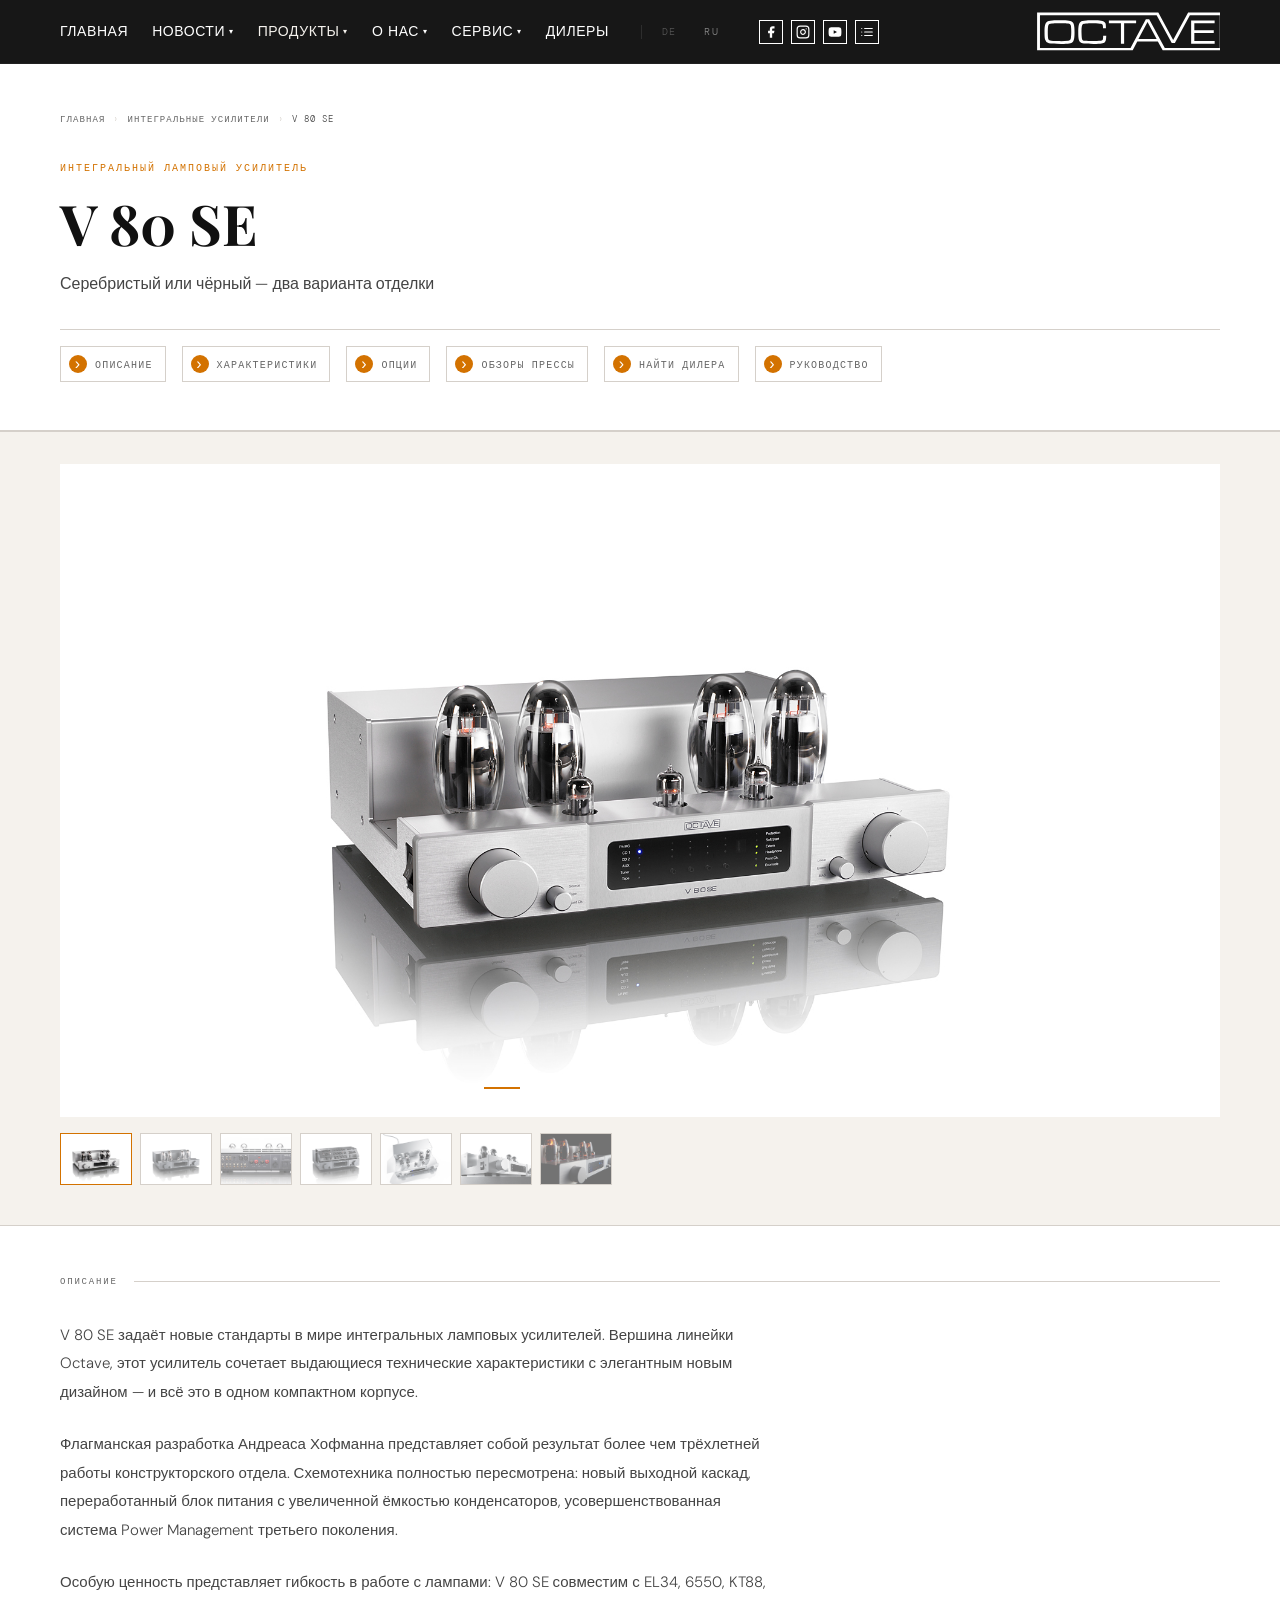
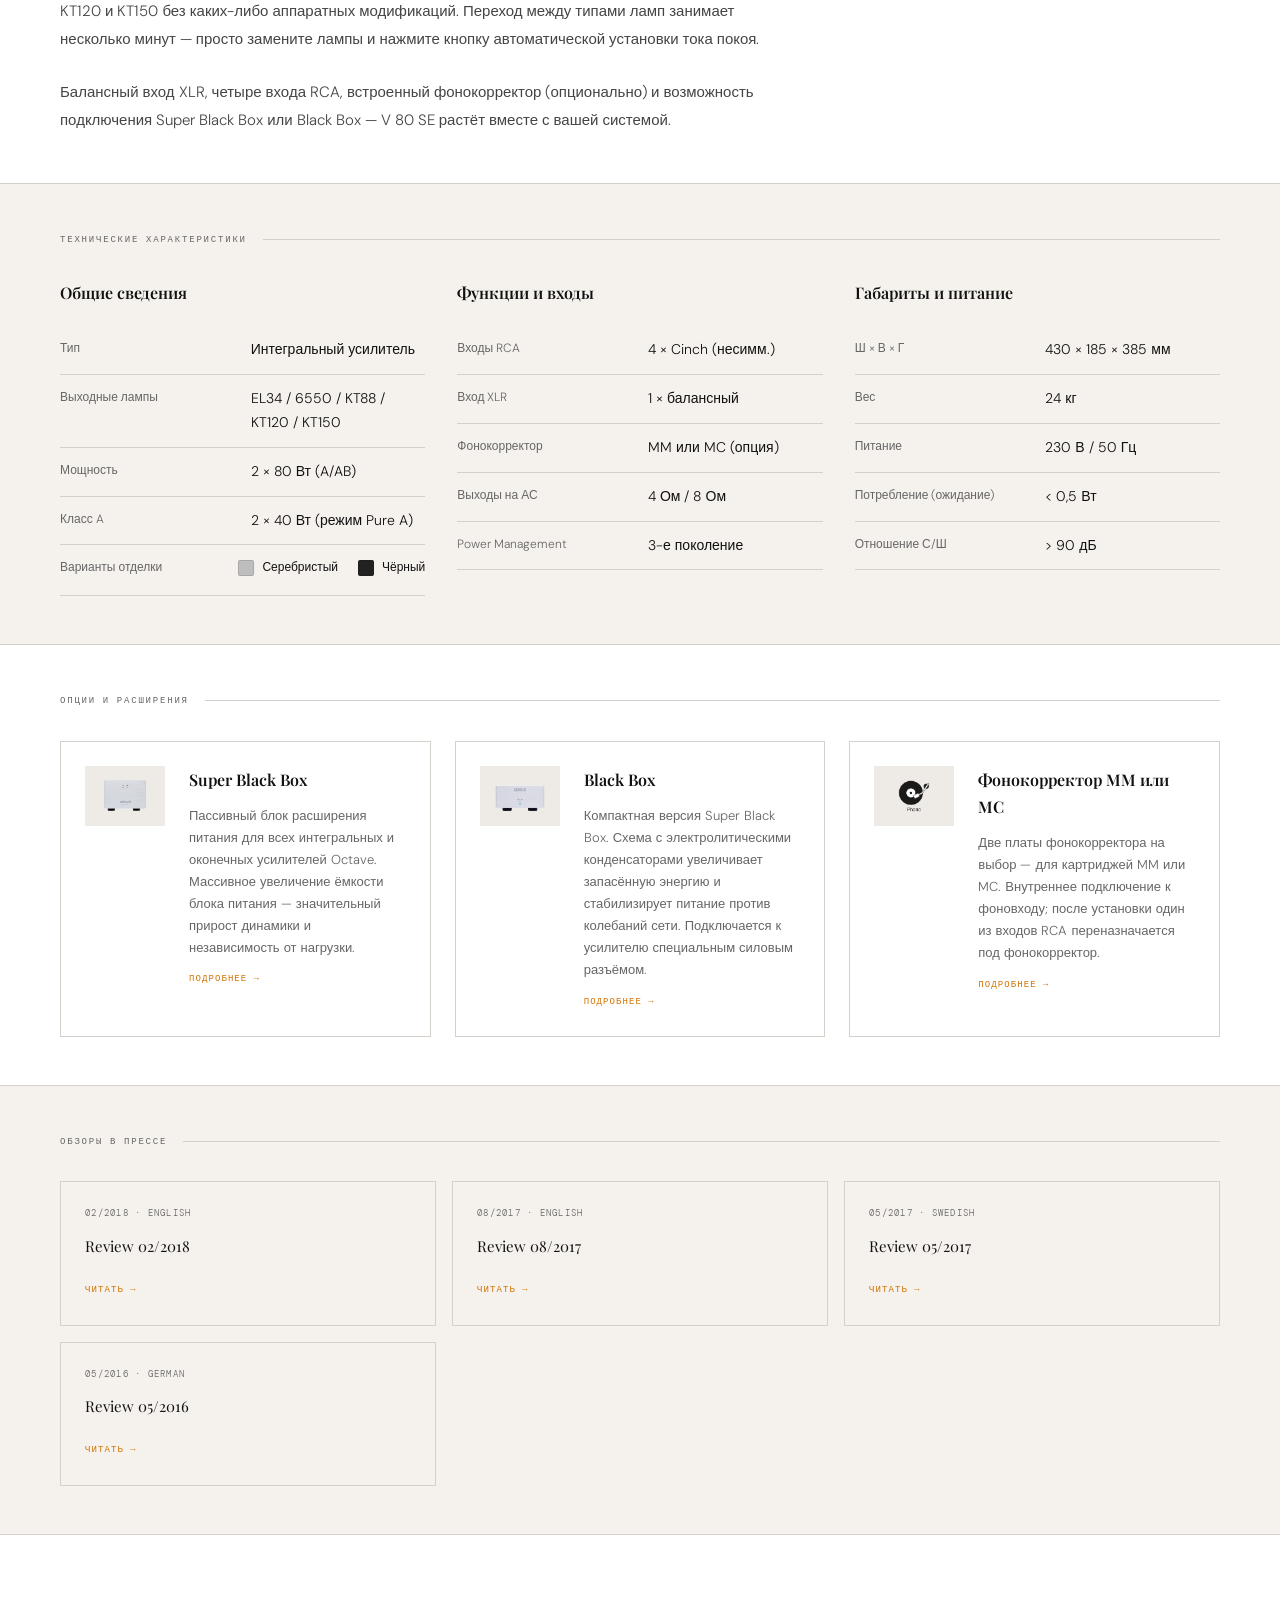
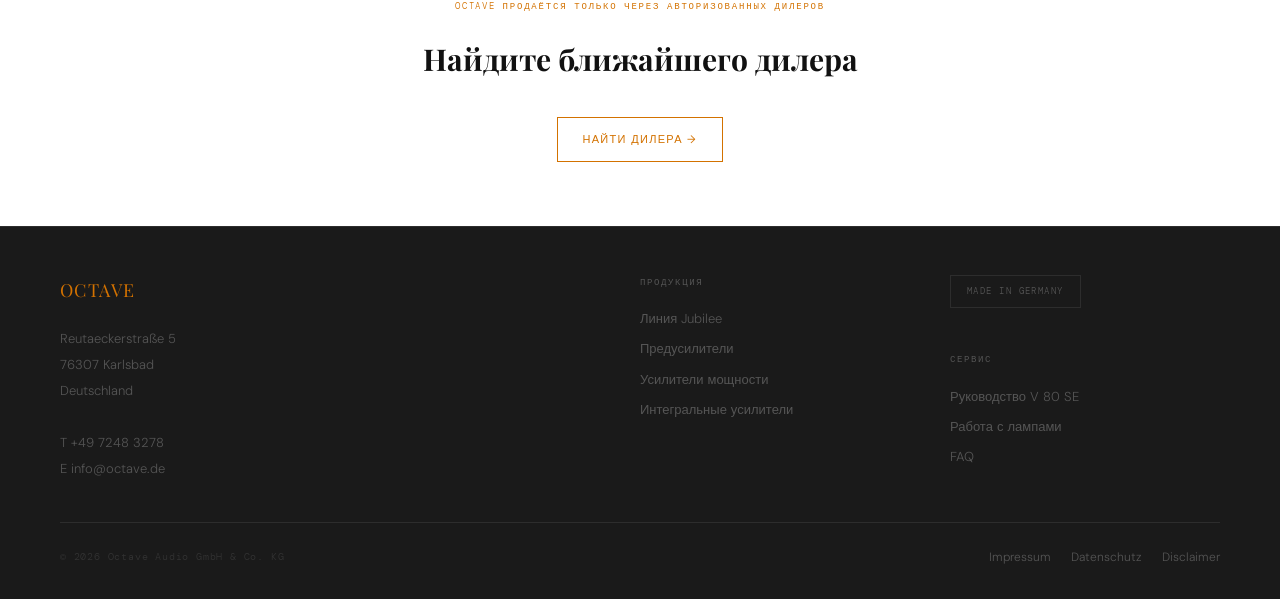
<file: products/v-80-se.html>
<!DOCTYPE html>
<html lang="ru">
<head>
  <meta charset="UTF-8">
  <meta name="viewport" content="width=device-width, initial-scale=1.0">
  <meta name="description" content="Octave V 80 SE — флагманский интегральный ламповый усилитель. Мощность 2×80 Вт, поддержка EL34/6550/KT88/KT120/KT150. Сделано в Германии.">
  <title>V 80 SE — Интегральный усилитель — Octave Audio</title>
  <link rel="stylesheet" href="../css/styles.css">
</head>
<body>

  <!-- HEADER -->
  <header class="site-header" role="banner">
    <div class="header-inner">
      <a href="../index.html" class="nav-logo" aria-label="Octave Audio — на главную"><img src="../octave_logo.svg" alt="Octave Audio"></a>

      <nav class="nav-primary" aria-label="Основная навигация">
        <div class="nav-item"><a href="../index.html" class="nav-link">Главная</a></div>
        <div class="nav-item">
          <span class="nav-link" tabindex="0">Новости <span class="nav-arrow">▾</span></span>
          <div class="nav-dropdown">
            <a href="#">Актуальное</a>
            <a href="#">Блог</a>
            <a href="#">Обзоры</a>
          </div>
        </div>
        <div class="nav-item">
          <span class="nav-link" style="color: var(--c-text);" tabindex="0">Продукты <span class="nav-arrow">▾</span></span>
          <div class="nav-dropdown">
            <a href="index.html#jubilee">Линия Jubilee</a>
            <a href="index.html#preamplifiers">Предусилители</a>
            <a href="index.html#power">Усилители мощности</a>
            <a href="index.html#integrated">Интегральные усилители</a>
            <a href="index.html#single-ended">Однотактные усилители</a>
            <a href="index.html#phono">Фонокорректоры</a>
            <a href="index.html#additional">Дополнительные устройства</a>
          </div>
        </div>
        <div class="nav-item">
          <span class="nav-link" tabindex="0">О нас <span class="nav-arrow">▾</span></span>
          <div class="nav-dropdown">
            <a href="../about.html">Философия</a>
            <a href="../about.html#team">Команда</a>
            <a href="../about.html#history">История</a>
          </div>
        </div>
        <div class="nav-item">
          <span class="nav-link" tabindex="0">Сервис <span class="nav-arrow">▾</span></span>
          <div class="nav-dropdown">
            <a href="#">Загрузки</a>
            <a href="#">Работа с лампами</a>
            <a href="#">Руководства</a>
            <a href="#">FAQ</a>
            <a href="#">Контакт</a>
          </div>
        </div>
        <div class="nav-item"><a href="#" class="nav-link">Дилеры</a></div>
      </nav>

      <div class="header-extras">
        <div class="header-divider" aria-hidden="true"></div>
        <a href="#" class="lang-btn">DE</a>
        <a href="#" class="lang-btn is-active">RU</a>
      </div>

      <div class="header-socials" aria-label="Социальные сети">
        <a href="#" class="header-social-link" aria-label="Facebook">
          <svg width="14" height="14" viewBox="0 0 24 24" fill="currentColor" aria-hidden="true"><path d="M18 2h-3a5 5 0 0 0-5 5v3H7v4h3v8h4v-8h3l1-4h-4V7a1 1 0 0 1 1-1h3z"/></svg>
        </a>
        <a href="#" class="header-social-link" aria-label="Instagram">
          <svg width="14" height="14" viewBox="0 0 24 24" fill="none" stroke="currentColor" stroke-width="2" stroke-linecap="round" stroke-linejoin="round" aria-hidden="true"><rect x="2" y="2" width="20" height="20" rx="5" ry="5"/><path d="M16 11.37A4 4 0 1 1 12.63 8 4 4 0 0 1 16 11.37z"/><line x1="17.5" y1="6.5" x2="17.51" y2="6.5"/></svg>
        </a>
        <a href="#" class="header-social-link" aria-label="YouTube">
          <svg width="14" height="14" viewBox="0 0 24 24" fill="currentColor" aria-hidden="true"><path d="M22.54 6.42a2.78 2.78 0 0 0-1.95-1.96C18.88 4 12 4 12 4s-6.88 0-8.6.46A2.78 2.78 0 0 0 1.46 6.42 29 29 0 0 0 1 12a29 29 0 0 0 .46 5.58A2.78 2.78 0 0 0 3.4 19.54C5.12 20 12 20 12 20s6.88 0 8.6-.46a2.78 2.78 0 0 0 1.95-1.96A29 29 0 0 0 23 12a29 29 0 0 0-.46-5.58z"/><polygon points="9.75 15.02 15.5 12 9.75 8.98 9.75 15.02" fill="var(--c-bg, #111)"/></svg>
        </a>
        <a href="#" class="header-social-link" aria-label="Playlist">
          <svg width="14" height="14" viewBox="0 0 24 24" fill="none" stroke="currentColor" stroke-width="2" stroke-linecap="round" stroke-linejoin="round" aria-hidden="true"><line x1="8" y1="6" x2="21" y2="6"/><line x1="8" y1="12" x2="21" y2="12"/><line x1="8" y1="18" x2="21" y2="18"/><line x1="3" y1="6" x2="3.01" y2="6"/><line x1="3" y1="12" x2="3.01" y2="12"/><line x1="3" y1="18" x2="3.01" y2="18"/></svg>
        </a>
      </div>

      <button class="nav-toggle" aria-label="Открыть меню" aria-expanded="false" aria-controls="mobile-nav">
        <span></span><span></span><span></span>
      </button>
    </div>
  </header>

  <!-- Mobile nav -->
  <nav class="mobile-nav" id="mobile-nav" aria-label="Мобильное меню">
    <div class="mobile-nav-section">
      <a href="../index.html" class="mobile-nav-link">Главная</a>
      <a href="index.html" class="mobile-nav-link">Продукты</a>
      <a href="../about.html" class="mobile-nav-link">О нас</a>
      <a href="#" class="mobile-nav-link">Дилеры</a>
    </div>
  </nav>

  <main id="main-content" class="theme-light">

    <!-- PRODUCT INTRO + BREADCRUMB -->
    <div style="background: #ffffff; margin-top: var(--header-h); border-bottom: 1px solid var(--c-border);">
      <div class="container product-intro">

        <!-- Breadcrumb -->
        <nav aria-label="Путь" style="margin-bottom: var(--sp-8);">
          <ol style="display: flex; flex-wrap: wrap; gap: var(--sp-2); list-style: none; font-family: var(--f-mono); font-size: 0.5625rem; letter-spacing: 0.12em; text-transform: uppercase; color: var(--c-text-3);">
            <li><a href="../index.html" style="color: var(--c-text-3); transition: color 150ms;" onmouseover="this.style.color='var(--c-accent)'" onmouseout="this.style.color='var(--c-text-3)'">Главная</a></li>
            <li style="color: var(--c-border);">›</li>
            <li><a href="index.html#integrated" style="color: var(--c-text-3); transition: color 150ms;" onmouseover="this.style.color='var(--c-accent)'" onmouseout="this.style.color='var(--c-text-3)'">Интегральные усилители</a></li>
            <li style="color: var(--c-border);">›</li>
            <li style="color: var(--c-text-2);">V 80 SE</li>
          </ol>
        </nav>

        <span class="product-category-label">Интегральный ламповый усилитель</span>
        <h1 class="product-title">V 80 SE</h1>
        <p class="product-subtitle">Серебристый или чёрный — два варианта отделки</p>

        <!-- Quick nav -->
        <nav class="product-quick-nav" aria-label="Разделы страницы продукта">
          <a href="#description" class="product-quick-link">Описание</a>
          <a href="#specs" class="product-quick-link">Характеристики</a>
          <a href="#options" class="product-quick-link">Опции</a>
          <a href="#reviews" class="product-quick-link">Обзоры прессы</a>
          <a href="#" class="product-quick-link">Найти дилера</a>
          <a href="#" class="product-quick-link">Руководство</a>
        </nav>
      </div>
    </div>

    <!-- GALLERY -->
    <div style="background: #f5f2ed;">
    <div class="container">
      <div class="gallery" aria-label="Галерея изображений V 80 SE">

        <div class="gallery-main-wrap">
          <div class="gallery-main" role="img" aria-label="Основное изображение продукта">
            <img
              src="../images/v80se_silver_diag.jpg"
              alt="Octave V 80 SE — серебристый, диагональный вид"
              width="1200" height="675"
            >
          </div>
          <div class="gallery-nav" aria-label="Carousel Pagination">
            <div class="nav-item tns-nav-active" data-nav="0" aria-label="Carousel Page 1 (Current Slide)" aria-controls="gallery-main"><div class="selection-bar"></div></div>
            <div class="nav-item" data-nav="1" tabindex="-1" aria-label="Carousel Page 2" aria-controls="gallery-main"><div class="selection-bar"></div></div>
            <div class="nav-item" data-nav="2" tabindex="-1" aria-label="Carousel Page 3" aria-controls="gallery-main"><div class="selection-bar"></div></div>
            <div class="nav-item" data-nav="3" tabindex="-1" aria-label="Carousel Page 4" aria-controls="gallery-main"><div class="selection-bar"></div></div>
            <div class="nav-item" data-nav="4" tabindex="-1" aria-label="Carousel Page 5" aria-controls="gallery-main"><div class="selection-bar"></div></div>
            <div class="nav-item" data-nav="5" tabindex="-1" aria-label="Carousel Page 6" aria-controls="gallery-main"><div class="selection-bar"></div></div>
            <div class="nav-item" data-nav="6" tabindex="-1" aria-label="Carousel Page 7" aria-controls="gallery-main"><div class="selection-bar"></div></div>
          </div>
        </div>

        <div class="gallery-thumbs" role="list" aria-label="Миниатюры изображений">
          <div class="gallery-thumb is-active" role="listitem" data-full="../images/v80se_silver_diag.jpg" tabindex="0" aria-label="Диагональный вид, серебристый">
            <img src="../images/v80se_silver_diag.jpg" alt="V 80 SE диагональный серебристый" width="72" height="52" loading="lazy">
          </div>
          <div class="gallery-thumb" role="listitem" data-full="../images/v80se_black_diag.jpg" tabindex="0" aria-label="Диагональный вид, чёрный">
            <img src="../images/v80se_black_diag.jpg" alt="V 80 SE диагональный чёрный" width="72" height="52" loading="lazy">
          </div>
          <div class="gallery-thumb" role="listitem" data-full="../images/v80se_silver_back.jpg" tabindex="0" aria-label="Задняя панель">
            <img src="../images/v80se_silver_back.jpg" alt="V 80 SE задняя панель" width="72" height="52" loading="lazy">
          </div>
          <div class="gallery-thumb" role="listitem" data-full="../images/v80se_black_cover_diag.jpg" tabindex="0" aria-label="С защитной крышкой, чёрный">
            <img src="../images/v80se_black_cover_diag.jpg" alt="V 80 SE с крышкой чёрный" width="72" height="52" loading="lazy">
          </div>
          <div class="gallery-thumb" role="listitem" data-full="../images/v80se_silver_top.jpg" tabindex="0" aria-label="Вид сверху — лампы">
            <img src="../images/v80se_silver_top.jpg" alt="V 80 SE вид сверху лампы" width="72" height="52" loading="lazy">
          </div>
          <div class="gallery-thumb" role="listitem" data-full="../images/v80se_silver_bottom.jpg" tabindex="0" aria-label="Вид снизу — шасси">
            <img src="../images/v80se_silver_bottom.jpg" alt="V 80 SE вид снизу шасси" width="72" height="52" loading="lazy">
          </div>
          <div class="gallery-thumb" role="listitem" data-full="../images/v80-emo2.jpg" tabindex="0" aria-label="Lifestyle фото">
            <img src="../images/v80-emo2.jpg" alt="V 80 SE lifestyle" width="72" height="52" loading="lazy">
          </div>
        </div>

      </div>
    </div>
    </div><!-- /gallery bg -->

    <!-- ========================================================
         DESCRIPTION
         ======================================================== -->
    <section id="description" class="product-section" style="background: #ffffff; scroll-margin-top: calc(var(--header-h) + 1rem);" aria-labelledby="desc-heading">
      <div class="container">
        <p class="product-section-title" id="desc-heading">Описание</p>
        <div class="product-description">
          <p>
            V 80 SE задаёт новые стандарты в мире интегральных ламповых усилителей. Вершина линейки Octave, этот усилитель сочетает выдающиеся технические характеристики с элегантным новым дизайном — и всё это в одном компактном корпусе.
          </p>
          <p>
            Флагманская разработка Андреаса Хофманна представляет собой результат более чем трёхлетней работы конструкторского отдела. Схемотехника полностью пересмотрена: новый выходной каскад, переработанный блок питания с увеличенной ёмкостью конденсаторов, усовершенствованная система Power Management третьего поколения.
          </p>
          <p>
            Особую ценность представляет гибкость в работе с лампами: V 80 SE совместим с EL34, 6550, KT88, KT120 и KT150 без каких-либо аппаратных модификаций. Переход между типами ламп занимает несколько минут — просто замените лампы и нажмите кнопку автоматической установки тока покоя.
          </p>
          <p>
            Балансный вход XLR, четыре входа RCA, встроенный фонокорректор (опционально) и возможность подключения Super Black Box или Black Box — V 80 SE растёт вместе с вашей системой.
          </p>
        </div>
      </div>
    </section>

    <!-- ========================================================
         SPECIFICATIONS
         ======================================================== -->
    <section id="specs" class="product-section" style="background: #f5f2ed; scroll-margin-top: calc(var(--header-h) + 1rem);" aria-labelledby="specs-heading">
      <div class="container">
        <p class="product-section-title" id="specs-heading">Технические характеристики</p>

        <div class="specs-layout">

          <!-- General Facts -->
          <div>
            <h3 class="specs-group-title">Общие сведения</h3>
            <div class="specs-list">
              <div class="spec-row">
                <span class="spec-label">Тип</span>
                <span class="spec-value">Интегральный усилитель</span>
              </div>
              <div class="spec-row">
                <span class="spec-label">Выходные лампы</span>
                <span class="spec-value">EL34 / 6550 / KT88 / KT120 / KT150</span>
              </div>
              <div class="spec-row">
                <span class="spec-label">Мощность</span>
                <span class="spec-value">2 × 80 Вт (A/AB)</span>
              </div>
              <div class="spec-row">
                <span class="spec-label">Класс A</span>
                <span class="spec-value">2 × 40 Вт (режим Pure A)</span>
              </div>
              <div class="spec-row">
                <span class="spec-label">Варианты отделки</span>
                <span class="spec-value">
                  <span class="color-swatches">
                    <span class="color-swatch-item">
                      <span class="color-swatch" style="background: #bebebe;"></span>Серебристый
                    </span>
                    <span class="color-swatch-item">
                      <span class="color-swatch" style="background: #222222;"></span>Чёрный
                    </span>
                  </span>
                </span>
              </div>
            </div>
          </div>

          <!-- Features -->
          <div>
            <h3 class="specs-group-title">Функции и входы</h3>
            <div class="specs-list">
              <div class="spec-row">
                <span class="spec-label">Входы RCA</span>
                <span class="spec-value">4 × Cinch (несимм.)</span>
              </div>
              <div class="spec-row">
                <span class="spec-label">Вход XLR</span>
                <span class="spec-value">1 × балансный</span>
              </div>
              <div class="spec-row">
                <span class="spec-label">Фонокорректор</span>
                <span class="spec-value">MM или MC (опция)</span>
              </div>
              <div class="spec-row">
                <span class="spec-label">Выходы на АС</span>
                <span class="spec-value">4 Ом / 8 Ом</span>
              </div>
              <div class="spec-row">
                <span class="spec-label">Power Management</span>
                <span class="spec-value">3-е поколение</span>
              </div>
            </div>
          </div>

          <!-- Physical specs -->
          <div>
            <h3 class="specs-group-title">Габариты и питание</h3>
            <div class="specs-list">
              <div class="spec-row">
                <span class="spec-label">Ш × В × Г</span>
                <span class="spec-value">430 × 185 × 385 мм</span>
              </div>
              <div class="spec-row">
                <span class="spec-label">Вес</span>
                <span class="spec-value">24 кг</span>
              </div>
              <div class="spec-row">
                <span class="spec-label">Питание</span>
                <span class="spec-value">230 В / 50 Гц</span>
              </div>
              <div class="spec-row">
                <span class="spec-label">Потребление (ожидание)</span>
                <span class="spec-value">&lt; 0,5 Вт</span>
              </div>
              <div class="spec-row">
                <span class="spec-label">Отношение С/Ш</span>
                <span class="spec-value">&gt; 90 дБ</span>
              </div>
            </div>
          </div>

        </div>
      </div>
    </section>

    <!-- ========================================================
         OPTIONS
         ======================================================== -->
    <section id="options" class="product-section" style="background: #ffffff; scroll-margin-top: calc(var(--header-h) + 1rem);" aria-labelledby="options-heading">
      <div class="container">
        <p class="product-section-title" id="options-heading">Опции и расширения</p>

        <div class="options-grid">

          <article class="option-card">
            <img
              src="../images/super_black_box_small2.png"
              alt="Super Black Box"
              class="option-img"
              width="80" height="60"
              loading="lazy"
            >
            <div>
              <h3 class="option-title">Super Black Box</h3>
              <p class="option-desc">
                Пассивный блок расширения питания для всех интегральных и оконечных усилителей Octave. Массивное увеличение ёмкости блока питания — значительный прирост динамики и независимость от нагрузки.
              </p>
              <a href="#" style="display:inline-block; margin-top: var(--sp-3); font-family: var(--f-mono); font-size: 0.5625rem; letter-spacing: 0.12em; text-transform: uppercase; color: var(--c-accent);">Подробнее →</a>
            </div>
          </article>

          <article class="option-card">
            <img
              src="../images/black_box_power_small.png"
              alt="Black Box"
              class="option-img"
              width="80" height="60"
              loading="lazy"
            >
            <div>
              <h3 class="option-title">Black Box</h3>
              <p class="option-desc">
                Компактная версия Super Black Box. Схема с электролитическими конденсаторами увеличивает запасённую энергию и стабилизирует питание против колебаний сети. Подключается к усилителю специальным силовым разъёмом.
              </p>
              <a href="#" style="display:inline-block; margin-top: var(--sp-3); font-family: var(--f-mono); font-size: 0.5625rem; letter-spacing: 0.12em; text-transform: uppercase; color: var(--c-accent);">Подробнее →</a>
            </div>
          </article>

          <article class="option-card">
            <img
              src="../images/plattenspieler_5.png"
              alt="Фонокорректор MM или MC"
              class="option-img"
              width="80" height="60"
              loading="lazy"
            >
            <div>
              <h3 class="option-title">Фонокорректор MM или MC</h3>
              <p class="option-desc">
                Две платы фонокорректора на выбор — для картриджей MM или MC. Внутреннее подключение к фоновходу; после установки один из входов RCA переназначается под фонокорректор.
              </p>
              <a href="#" style="display:inline-block; margin-top: var(--sp-3); font-family: var(--f-mono); font-size: 0.5625rem; letter-spacing: 0.12em; text-transform: uppercase; color: var(--c-accent);">Подробнее →</a>
            </div>
          </article>

        </div>
      </div>
    </section>

    <!-- ========================================================
         REVIEWS
         ======================================================== -->
    <section id="reviews" class="product-section" style="background: #f5f2ed; scroll-margin-top: calc(var(--header-h) + 1rem);" aria-labelledby="reviews-heading">
      <div class="container">
        <p class="product-section-title" id="reviews-heading">Обзоры в прессе</p>

        <div style="display: grid; grid-template-columns: repeat(auto-fill, minmax(280px, 1fr)); gap: var(--sp-4);">

          <div style="padding: var(--sp-6); background: var(--c-bg); border: 1px solid var(--c-border);">
            <p style="font-family: var(--f-mono); font-size: 0.5625rem; letter-spacing: 0.14em; text-transform: uppercase; color: var(--c-text-3); margin-bottom: var(--sp-3);">02/2018 · English</p>
            <p style="font-family: var(--f-serif); font-size: 0.9375rem; color: var(--c-text); margin-bottom: var(--sp-4);">Review 02/2018</p>
            <a href="#" style="font-family: var(--f-mono); font-size: 0.5625rem; letter-spacing: 0.12em; text-transform: uppercase; color: var(--c-accent);">Читать →</a>
          </div>

          <div style="padding: var(--sp-6); background: var(--c-bg); border: 1px solid var(--c-border);">
            <p style="font-family: var(--f-mono); font-size: 0.5625rem; letter-spacing: 0.14em; text-transform: uppercase; color: var(--c-text-3); margin-bottom: var(--sp-3);">08/2017 · English</p>
            <p style="font-family: var(--f-serif); font-size: 0.9375rem; color: var(--c-text); margin-bottom: var(--sp-4);">Review 08/2017</p>
            <a href="#" style="font-family: var(--f-mono); font-size: 0.5625rem; letter-spacing: 0.12em; text-transform: uppercase; color: var(--c-accent);">Читать →</a>
          </div>

          <div style="padding: var(--sp-6); background: var(--c-bg); border: 1px solid var(--c-border);">
            <p style="font-family: var(--f-mono); font-size: 0.5625rem; letter-spacing: 0.14em; text-transform: uppercase; color: var(--c-text-3); margin-bottom: var(--sp-3);">05/2017 · Swedish</p>
            <p style="font-family: var(--f-serif); font-size: 0.9375rem; color: var(--c-text); margin-bottom: var(--sp-4);">Review 05/2017</p>
            <a href="#" style="font-family: var(--f-mono); font-size: 0.5625rem; letter-spacing: 0.12em; text-transform: uppercase; color: var(--c-accent);">Читать →</a>
          </div>

          <div style="padding: var(--sp-6); background: var(--c-bg); border: 1px solid var(--c-border);">
            <p style="font-family: var(--f-mono); font-size: 0.5625rem; letter-spacing: 0.14em; text-transform: uppercase; color: var(--c-text-3); margin-bottom: var(--sp-3);">05/2016 · German</p>
            <p style="font-family: var(--f-serif); font-size: 0.9375rem; color: var(--c-text); margin-bottom: var(--sp-4);">Review 05/2016</p>
            <a href="#" style="font-family: var(--f-mono); font-size: 0.5625rem; letter-spacing: 0.12em; text-transform: uppercase; color: var(--c-accent);">Читать →</a>
          </div>

        </div>
      </div>
    </section>

    <!-- CTA: find dealer -->
    <div style="padding: var(--sp-16) var(--pad-x); background: #ffffff; text-align: center; border-top: 1px solid var(--c-border);">
      <div class="container">
        <span style="display:block; font-family: var(--f-mono); font-size: 0.5625rem; letter-spacing: 0.2em; text-transform: uppercase; color: var(--c-accent); margin-bottom: var(--sp-5);">Octave продаётся только через авторизованных дилеров</span>
        <h2 style="font-family: var(--f-serif); font-size: clamp(1.25rem, 2.5vw, 1.875rem); color: var(--c-text); margin-bottom: var(--sp-8);">Найдите ближайшего дилера</h2>
        <a href="#" class="btn btn-outline">Найти дилера →</a>
      </div>
    </div>

  </main>

  <!-- FOOTER -->
  <footer class="site-footer" role="contentinfo">
    <div class="container">
      <div class="footer-grid">
        <div>
          <div class="footer-logo">OCTAVE</div>
          <address class="footer-address" style="font-style:normal;">
            Reutaeckerstraße 5<br>76307 Karlsbad<br>Deutschland<br><br>
            T +49 7248 3278<br>
            E <a href="mailto:info@octave.de" style="color: var(--c-text-3);">info@octave.de</a>
          </address>
        </div>
        <div>
          <span class="footer-heading">Продукция</span>
          <nav class="footer-links">
            <a href="index.html#jubilee">Линия Jubilee</a>
            <a href="index.html#preamplifiers">Предусилители</a>
            <a href="index.html#power">Усилители мощности</a>
            <a href="index.html#integrated">Интегральные усилители</a>
          </nav>
        </div>
        <div>
          <span class="footer-badge">Made in Germany</span>
          <span class="footer-heading" style="margin-top: var(--sp-6);">Сервис</span>
          <nav class="footer-links">
            <a href="#">Руководство V 80 SE</a>
            <a href="#">Работа с лампами</a>
            <a href="#">FAQ</a>
          </nav>
        </div>
      </div>
      <div class="footer-legal">
        <p class="footer-copy">© 2026 Octave Audio GmbH &amp; Co. KG</p>
        <nav class="footer-legal-links">
          <a href="#">Impressum</a>
          <a href="#">Datenschutz</a>
          <a href="#">Disclaimer</a>
        </nav>
      </div>
    </div>
  </footer>

  <script src="../js/main.js" type="module"></script>
</body>
</html>
</file>
<file: css/styles.css>
@import url('https://fonts.googleapis.com/css2?family=Playfair+Display:ital,wght@0,400;0,600;0,700;1,400&family=DM+Mono:wght@300;400&family=DM+Sans:wght@300;400;500&display=swap');

/* ============================================================
   OCTAVE AUDIO — Design System
   ============================================================ */

@layer base, layout, components, page, utilities;

@layer base {
  *, *::before, *::after { box-sizing: border-box; margin: 0; padding: 0; }

  :root {
    /* Colors */
    --c-bg:          #111111;
    --c-surface:     #1a1a1a;
    --c-surface-2:   #222222;
    --c-border:      #2d2d2d;
    --c-text:        #f5f2ed;
    --c-text-2:      #888888;
    --c-text-3:      #555555;
    --c-accent:      #d37200;
    --c-accent-dim:  #8a4a00;
    --c-accent-bg:   rgba(211,114,0,.07);

    /* Typography */
    --f-serif: 'Playfair Display', Georgia, serif;
    --f-sans:  'DM Sans', -apple-system, sans-serif;
    --f-mono:  'DM Mono', 'Courier New', monospace;

    /* Spacing scale (× 4px) */
    --sp-1:  0.25rem;
    --sp-2:  0.5rem;
    --sp-3:  0.75rem;
    --sp-4:  1rem;
    --sp-5:  1.25rem;
    --sp-6:  1.5rem;
    --sp-8:  2rem;
    --sp-10: 2.5rem;
    --sp-12: 3rem;
    --sp-16: 4rem;
    --sp-20: 5rem;
    --sp-24: 6rem;

    /* Layout */
    --max-w:       1280px;
    --pad-x:       clamp(1.25rem, 5vw, 3.75rem);
    --header-h:    64px;

    /* Transitions */
    --dur-fast:    150ms;
    --dur-normal:  200ms;
    --dur-slow:    300ms;
    --ease:        cubic-bezier(0.4, 0, 0.2, 1);

    /* Z-index */
    --z-dropdown: 100;
    --z-header:   200;
    --z-overlay:  300;
  }

  html { scroll-behavior: smooth; -webkit-font-smoothing: antialiased; }

  body {
    background: var(--c-bg);
    color: var(--c-text);
    font-family: var(--f-sans);
    font-weight: 300;
    font-size: 0.9375rem;
    line-height: 1.7;
  }

  img { max-width: 100%; height: auto; display: block; }
  a { color: inherit; text-decoration: none; }
  ul, ol { list-style: none; }

  ::selection { background: var(--c-accent); color: #111; }
  :focus-visible { outline: 1px solid var(--c-accent); outline-offset: 3px; }
  ::-webkit-scrollbar { width: 5px; }
  ::-webkit-scrollbar-track { background: var(--c-bg); }
  ::-webkit-scrollbar-thumb { background: #333; border-radius: 3px; }

  @media (prefers-reduced-motion: reduce) {
    *, *::before, *::after {
      animation-duration: 0.01ms !important;
      transition-duration: 0.01ms !important;
    }
  }
}

@layer layout {
  .container {
    width: 100%;
    max-width: var(--max-w);
    margin-inline: auto;
    padding-inline: var(--pad-x);
  }

  .section {
    padding-block: var(--sp-16);
  }

  .section--lg {
    padding-block: var(--sp-24);
  }
}

/* ============================================================
   HEADER & NAVIGATION
   ============================================================ */
@layer components {

  .site-header {
    position: fixed;
    inset-block-start: 0;
    inset-inline: 0;
    height: var(--header-h);
    background: rgba(26, 26, 26, 0.75);
    -webkit-backdrop-filter: blur(10px);
    backdrop-filter: blur(10px);
    border-bottom: 1px solid rgba(45, 45, 45, 0.5);
    z-index: var(--z-header);
    display: flex;
    align-items: center;
    transition: background var(--dur-normal) var(--ease);
  }

  .site-header.is-scrolled {
    background: rgba(26, 26, 26, 0.97);
  }

  .header-inner {
    width: 100%;
    max-width: var(--max-w);
    margin-inline: auto;
    padding-inline: var(--pad-x);
    display: flex;
    align-items: center;
    gap: var(--sp-8);
  }

  .nav-logo {
    order: 99;
    margin-inline-start: auto;
    flex-shrink: 0;
    display: flex;
    align-items: center;
  }

  .nav-logo img {
    height: 40px;
    width: auto;
    display: block;
    object-fit: contain;
  }

  .nav-primary {
    display: flex;
    align-items: center;
    gap: var(--sp-6);
    margin-inline-start: 0;
  }

  .nav-item {
    position: relative;
  }

  .nav-link {
    font-size: 0.875rem;
    letter-spacing: 0.04em;
    text-transform: uppercase;
    color: #ffffff;
    padding-block: var(--sp-5);
    transition: color var(--dur-normal) var(--ease);
    display: flex;
    align-items: center;
    gap: var(--sp-1);
    cursor: pointer;
    white-space: nowrap;
  }

  .nav-link:hover,
  .nav-item:hover > .nav-link,
  .nav-item:focus-within > .nav-link {
    color: rgba(255, 255, 255, 0.75);
  }

  .nav-arrow {
    font-size: 0.5rem;
    transition: transform var(--dur-normal) var(--ease);
  }

  .nav-item:hover .nav-arrow,
  .nav-item:focus-within .nav-arrow {
    transform: rotate(180deg);
  }

  .nav-dropdown {
    position: absolute;
    inset-block-start: calc(100% + 1px);
    inset-inline-start: 0;
    background: var(--c-surface);
    border: 1px solid var(--c-border);
    border-top: 2px solid var(--c-accent);
    min-width: 180px;
    padding-block: var(--sp-3);
    opacity: 0;
    visibility: hidden;
    transform: translateY(-6px);
    transition:
      opacity var(--dur-normal) var(--ease),
      transform var(--dur-normal) var(--ease),
      visibility var(--dur-normal);
    z-index: var(--z-dropdown);
  }

  .nav-item:hover .nav-dropdown,
  .nav-item:focus-within .nav-dropdown {
    opacity: 1;
    visibility: visible;
    transform: translateY(0);
  }

  .nav-dropdown a {
    display: block;
    padding: var(--sp-2) var(--sp-5);
    font-size: 0.75rem;
    color: var(--c-text-2);
    letter-spacing: 0.04em;
    transition: color var(--dur-fast) var(--ease), background var(--dur-fast) var(--ease);
  }

  .nav-dropdown a:hover {
    color: var(--c-text);
    background: var(--c-surface-2);
  }

  /* Social icons in header */
  .header-socials {
    display: flex;
    order: 98;
    align-items: center;
    gap: var(--sp-2);
    flex-shrink: 0;
  }

  .header-social-link {
    color: #ffffff;
    border: 1px solid #ffffff;
    display: flex;
    align-items: center;
    justify-content: center;
    width: 24px;
    height: 24px;
    transition: opacity var(--dur-fast);
  }

  .header-social-link:hover { opacity: 0.7; }

  /* Header extras */
  .header-extras {
    display: flex;
    order: 97;
    align-items: center;
    gap: var(--sp-3);
    flex-shrink: 0;
  }

  .header-divider {
    width: 1px;
    height: 14px;
    background: var(--c-border);
  }

  .lang-btn {
    font-family: var(--f-mono);
    font-size: 0.625rem;
    letter-spacing: 0.12em;
    color: var(--c-text-3);
    background: none;
    border: none;
    cursor: pointer;
    padding: var(--sp-1) var(--sp-2);
    transition: color var(--dur-fast);
  }

  .lang-btn.is-active { color: var(--c-text-2); }
  .lang-btn:hover { color: var(--c-text); }

  /* Hamburger */
  .nav-toggle {
    display: none;
    flex-direction: column;
    gap: 5px;
    background: none;
    border: none;
    cursor: pointer;
    padding: var(--sp-2);
    margin-inline-start: auto;
    z-index: calc(var(--z-overlay) + 1);
  }

  .nav-toggle span {
    display: block;
    width: 22px;
    height: 1.5px;
    background: var(--c-text-2);
    transition: transform var(--dur-normal) var(--ease), opacity var(--dur-normal) var(--ease), background var(--dur-fast);
    transform-origin: center;
  }

  .nav-toggle:hover span { background: var(--c-text); }
  .nav-toggle[aria-expanded="true"] span:nth-child(1) { transform: translateY(6.5px) rotate(45deg); }
  .nav-toggle[aria-expanded="true"] span:nth-child(2) { opacity: 0; transform: scaleX(0); }
  .nav-toggle[aria-expanded="true"] span:nth-child(3) { transform: translateY(-6.5px) rotate(-45deg); }

  /* Mobile overlay */
  .mobile-nav {
    position: fixed;
    inset: 0;
    background: rgba(10, 10, 10, 0.97);
    z-index: var(--z-overlay);
    display: flex;
    flex-direction: column;
    padding: calc(var(--header-h) + var(--sp-8)) var(--pad-x) var(--sp-8);
    overflow-y: auto;
    opacity: 0;
    visibility: hidden;
    transition: opacity var(--dur-slow) var(--ease), visibility var(--dur-slow);
  }

  .mobile-nav.is-open {
    opacity: 1;
    visibility: visible;
  }

  .mobile-nav-section {
    border-bottom: 1px solid var(--c-border);
    padding-block: var(--sp-5);
  }

  .mobile-nav-title {
    font-size: 0.6875rem;
    letter-spacing: 0.12em;
    text-transform: uppercase;
    color: var(--c-text-3);
    margin-bottom: var(--sp-4);
    font-family: var(--f-mono);
  }

  .mobile-nav-link {
    display: block;
    font-size: 1.5rem;
    font-family: var(--f-serif);
    color: var(--c-text-2);
    padding-block: var(--sp-2);
    transition: color var(--dur-fast);
  }

  .mobile-nav-link:hover { color: var(--c-text); }

  .mobile-nav-sub {
    margin-top: var(--sp-3);
    padding-inline-start: var(--sp-4);
    border-inline-start: 1px solid var(--c-border);
  }

  .mobile-nav-sub a {
    display: block;
    font-size: 0.875rem;
    color: var(--c-text-3);
    padding-block: var(--sp-2);
    transition: color var(--dur-fast);
  }

  .mobile-nav-sub a:hover { color: var(--c-text-2); }

  /* ============================================================
     BUTTONS
     ============================================================ */

  .btn {
    display: inline-flex;
    align-items: center;
    gap: var(--sp-2);
    padding: var(--sp-3) var(--sp-6);
    font-size: 0.6875rem;
    letter-spacing: 0.12em;
    text-transform: uppercase;
    font-family: var(--f-sans);
    font-weight: 400;
    cursor: pointer;
    transition:
      background var(--dur-normal) var(--ease),
      color var(--dur-normal) var(--ease),
      border-color var(--dur-normal) var(--ease);
  }

  .btn-outline {
    border: 1px solid var(--c-accent);
    color: var(--c-accent);
    background: transparent;
  }

  .btn-outline:hover {
    background: var(--c-accent);
    color: #111;
  }

  .btn-ghost {
    border: 1px solid var(--c-border);
    color: var(--c-text-2);
    background: transparent;
  }

  .btn-ghost:hover {
    border-color: var(--c-text-2);
    color: var(--c-text);
  }

  /* ============================================================
     HERO SLIDER
     ============================================================ */

  .hero {
    position: relative;
    height: 100svh;
    min-height: 520px;
    overflow: hidden;
    margin-block-start: 0;
  }

  .hero-slide {
    position: absolute;
    inset: 0;
    display: flex;
    align-items: center;
    opacity: 0;
    transition: opacity var(--dur-slow) var(--ease);
    pointer-events: none;
  }

  .hero-slide.is-active {
    opacity: 1;
    pointer-events: auto;
  }

  .hero-bg {
    position: absolute;
    inset: 0;
    background-size: cover;
    background-position: center;
    background-repeat: no-repeat;
  }

  .hero-bg::after {
    content: '';
    position: absolute;
    inset: 0;
    background: linear-gradient(
      to right,
      rgba(10,10,10,0.88) 0%,
      rgba(10,10,10,0.6) 50%,
      rgba(10,10,10,0.2) 100%
    );
  }

  .hero-body {
    position: relative;
    z-index: 1;
    padding-inline: var(--pad-x);
    max-width: var(--max-w);
    margin-inline: auto;
    width: 100%;
  }

  .hero-eyebrow {
    font-family: var(--f-mono);
    font-size: 0.625rem;
    letter-spacing: 0.22em;
    text-transform: uppercase;
    color: var(--c-accent);
    margin-bottom: var(--sp-4);
    display: block;
  }

  .hero-title {
    font-family: var(--f-serif);
    font-size: clamp(2rem, 5vw, 3.5rem);
    font-weight: 700;
    line-height: 1.1;
    color: #fff;
    margin-bottom: var(--sp-4);
    max-width: 560px;
  }

  .hero-sub {
    color: var(--c-text-2);
    font-size: 0.9375rem;
    max-width: 380px;
    margin-bottom: var(--sp-8);
    line-height: 1.6;
  }

  .hero-dots {
    position: absolute;
    bottom: var(--sp-8);
    left: 50%;
    transform: translateX(-50%);
    display: flex;
    gap: var(--sp-3);
    z-index: 2;
  }

  .hero-dot {
    width: 24px;
    height: 2px;
    background: rgba(255,255,255,0.25);
    border: none;
    cursor: pointer;
    transition: background var(--dur-normal) var(--ease);
    padding: 0;
  }

  .hero-dot.is-active { background: var(--c-accent); }
  .hero-dot:hover { background: rgba(255,255,255,0.6); }

  /* ============================================================
     PAGE HERO (non-homepage)
     ============================================================ */

  .page-hero {
    margin-block-start: 0;
    position: relative;
    height: clamp(220px, 35vw, 420px);
    overflow: hidden;
  }

  .page-hero-img {
    width: 100%;
    height: 100%;
    object-fit: cover;
    object-position: center;
  }

  .page-hero::after {
    content: '';
    position: absolute;
    inset: 0;
    background: linear-gradient(to bottom, rgba(10,10,10,0.3) 0%, rgba(10,10,10,0.7) 100%);
  }

  .page-hero-content {
    position: absolute;
    bottom: var(--sp-10);
    left: var(--pad-x);
    right: var(--pad-x);
    z-index: 1;
  }

  .page-hero-label {
    font-family: var(--f-mono);
    font-size: 0.625rem;
    letter-spacing: 0.2em;
    text-transform: uppercase;
    color: var(--c-accent);
    margin-bottom: var(--sp-3);
  }

  .page-hero-title {
    font-family: var(--f-serif);
    font-size: clamp(1.75rem, 4vw, 3rem);
    font-weight: 700;
    color: #fff;
    line-height: 1.15;
  }

  /* ============================================================
     SECTION HEADER
     ============================================================ */

  .section-header {
    margin-bottom: var(--sp-12);
  }

  .section-eyebrow {
    font-family: var(--f-mono);
    font-size: 0.625rem;
    letter-spacing: 0.2em;
    text-transform: uppercase;
    color: var(--c-accent);
    margin-bottom: var(--sp-4);
    display: block;
  }

  .section-title {
    font-family: var(--f-serif);
    font-size: clamp(1.5rem, 3vw, 2rem);
    font-weight: 600;
    color: var(--c-text);
    line-height: 1.2;
  }

  /* ============================================================
     FEATURED PRODUCTS (homepage 2-col blocks)
     ============================================================ */

  .featured-block {
    display: grid;
    grid-template-columns: 1fr;
    gap: 0;
    border-top: 1px solid var(--c-border);
  }

  .featured-image-wrap {
    aspect-ratio: 4/3;
    overflow: hidden;
    background: var(--c-surface);
  }

  .featured-image-wrap img {
    width: 100%;
    height: 100%;
    object-fit: cover;
    transition: transform 0.6s var(--ease);
  }

  .featured-block:hover .featured-image-wrap img {
    transform: scale(1.03);
  }

  .featured-body {
    display: flex;
    flex-direction: column;
    justify-content: center;
    padding: var(--sp-10) var(--sp-8);
    background: var(--c-surface);
  }

  .featured-eyebrow {
    font-family: var(--f-mono);
    font-size: 0.625rem;
    letter-spacing: 0.2em;
    text-transform: uppercase;
    color: var(--c-accent);
    margin-bottom: var(--sp-5);
  }

  .featured-title {
    font-family: var(--f-serif);
    font-size: clamp(1.5rem, 3vw, 2.25rem);
    font-weight: 700;
    color: var(--c-text);
    line-height: 1.15;
    margin-bottom: var(--sp-4);
  }

  .featured-sub {
    color: var(--c-text-2);
    font-size: 0.875rem;
    line-height: 1.8;
    margin-bottom: var(--sp-8);
    max-width: 420px;
  }

  /* ============================================================
     THEME LIGHT — overrides for warm-white sections
     ============================================================ */

  .theme-light {
    --c-bg:       #f5f2ed;
    --c-surface:  #ffffff;
    --c-surface-2:#eeebe6;
    --c-border:   #d5d0ca;
    --c-text:     #111111;
    --c-text-2:   #444444;
    --c-text-3:   #666666;
    background: var(--c-bg);
    color: var(--c-text);
  }

  /* ============================================================
     PRODUCT OVERVIEW (accordion categories)
     ============================================================ */

  .overview-section {
    /* Each category and the heading bar manage their own backgrounds */
  }

  .overview-section-header {
    background: #f5f2ed;
    padding: var(--sp-10) 0 var(--sp-6);
  }

  /* Alternating backgrounds — counts <div> siblings, skips <header> */
  .overview-category:nth-of-type(odd) {
    --cat-hdr-bg: #f5f2ed;
    --cat-mdl-bg: #ffffff;
  }

  .overview-category:nth-of-type(even) {
    --cat-hdr-bg: #ffffff;
    --cat-mdl-bg: #f5f2ed;
  }

  .overview-cat-header {
    background: var(--cat-hdr-bg, #f5f2ed);
  }

  .overview-cat-layout {
    display: grid;
    grid-template-columns: 1fr;
    gap: var(--sp-8);
    padding-block: var(--sp-10);
    align-items: center;
  }

  .overview-cat-info {
    display: flex;
    flex-direction: column;
    gap: var(--sp-4);
  }

  .overview-cat-title {
    font-family: var(--f-sans);
    font-size: clamp(1.25rem, 3vw, 1.875rem);
    font-weight: 700;
    color: #111111;
    text-transform: uppercase;
    letter-spacing: 0.1em;
    line-height: 1.1;
  }

  .overview-cat-desc {
    font-size: 0.875rem;
    color: #444444;
    line-height: 1.75;
    max-width: 440px;
  }

  .overview-toggle {
    display: inline-flex;
    align-items: center;
    gap: var(--sp-3);
    background: none;
    border: none;
    cursor: pointer;
    padding: 0;
    margin-top: var(--sp-2);
  }

  .plus-minus {
    width: 36px;
    height: 36px;
    flex-shrink: 0;
  }

  .plus-minus .circle {
    fill: var(--c-accent);
  }

  .plus-minus .stroke-symbol {
    stroke: #ffffff;
    stroke-width: 2.5;
    stroke-linecap: round;
    transition: opacity var(--dur-normal) var(--ease);
  }

  .overview-toggle[aria-expanded="true"] .circle {
    fill: #888888;
  }

  .overview-toggle[aria-expanded="true"] .stroke-symbol:last-child {
    opacity: 0;
  }

  .overview-toggle-label {
    font-family: var(--f-mono);
    font-size: 0.625rem;
    letter-spacing: 0.16em;
    text-transform: uppercase;
    color: #555555;
    transition: color var(--dur-fast);
  }

  .overview-toggle[aria-expanded="true"] .overview-toggle-label {
    color: #888888;
  }

  .overview-cat-image {
    display: flex;
    align-items: center;
    justify-content: flex-end;
    overflow: hidden;
  }

  .overview-cat-image img {
    max-height: 220px;
    width: 100%;
    max-width: 520px;
    object-fit: contain;
    object-position: center right;
  }

  /* Models panel */
  .overview-cat-models {
    display: none;
    background: var(--cat-mdl-bg, #ffffff);
  }

  .overview-category.is-open .overview-cat-models {
    display: block;
  }

  /* V-chevron at top of models panel, in header's color.
     Angle matches the Octave logo V: width ≈ 1.06 × height */
  .overview-cat-models::before {
    content: '';
    display: block;
    width: 34px;
    height: 32px;
    margin: 0 auto;
    clip-path: polygon(0 0, 100% 0, 50% 100%);
    background: var(--cat-hdr-bg, #f5f2ed);
  }

  .overview-models-grid {
    display: grid;
    grid-template-columns: repeat(2, 1fr);
    border-top: 1px solid #d5d0ca;
    padding-bottom: var(--sp-10);
  }

  .overview-model-card {
    display: flex;
    flex-direction: column;
    align-items: center;
    gap: var(--sp-3);
    padding: var(--sp-8) var(--sp-6);
    text-decoration: none;
    color: #111111;
    border-right: 1px solid #d5d0ca;
    border-bottom: 1px solid #d5d0ca;
    position: relative;
    transition: background var(--dur-fast) var(--ease);
    text-align: center;
  }

  .overview-model-card:hover { background: rgba(0,0,0,0.03); }

  .overview-model-card img {
    max-height: 150px;
    width: 100%;
    max-width: 240px;
    object-fit: contain;
    object-position: center;
  }

  .overview-model-new {
    font-family: var(--f-mono);
    font-size: 0.5rem;
    letter-spacing: 0.15em;
    text-transform: uppercase;
    color: #7bc97b;
    border: 1px solid rgba(123,201,123,0.4);
    padding: 2px 6px;
  }

  .overview-model-name {
    font-family: var(--f-sans);
    font-size: 0.6875rem;
    font-weight: 500;
    letter-spacing: 0.12em;
    text-transform: uppercase;
    color: #111111;
  }

  .overview-model-arrow {
    display: inline-flex;
    align-items: center;
    justify-content: center;
    width: 28px;
    height: 28px;
    border: 1px solid #d0ccc7;
    border-radius: 50%;
    color: #888888;
    font-size: 0.875rem;
    margin-top: auto;
    transition: border-color var(--dur-fast), color var(--dur-fast);
  }

  .overview-model-card:hover .overview-model-arrow {
    border-color: #999999;
    color: #444444;
  }

  .category-new-badge {
    display: inline-block;
    padding: var(--sp-1) var(--sp-3);
    background: rgba(123,201,123,0.1);
    border: 1px solid rgba(123,201,123,0.3);
    color: #7bc97b;
    font-family: var(--f-mono);
    font-size: 0.5rem;
    letter-spacing: 0.15em;
    text-transform: uppercase;
  }

  /* ============================================================
     NEWS SECTION
     ============================================================ */

  .news-section {
    background: var(--c-surface);
    padding-block: var(--sp-20);
  }

  .news-grid {
    display: grid;
    grid-template-columns: 1fr;
    gap: var(--sp-1);
    background: var(--c-border);
  }

  .news-card {
    background: var(--c-bg);
    display: grid;
    grid-template-columns: 1fr;
    gap: 0;
    transition: background var(--dur-normal) var(--ease);
  }

  .news-card:hover { background: var(--c-surface-2); }

  .news-card-img {
    aspect-ratio: 16/9;
    overflow: hidden;
    background: var(--c-surface-2);
  }

  .news-card-img img {
    width: 100%;
    height: 100%;
    object-fit: cover;
    transition: transform 0.6s var(--ease);
  }

  .news-card:hover .news-card-img img { transform: scale(1.04); }

  .news-card-body {
    padding: var(--sp-6);
    display: flex;
    flex-direction: column;
    gap: var(--sp-3);
  }

  .news-date {
    font-family: var(--f-mono);
    font-size: 0.625rem;
    color: var(--c-text-3);
    letter-spacing: 0.08em;
  }

  .news-title {
    font-family: var(--f-sans);
    font-size: 0.875rem;
    font-weight: 600;
    color: var(--c-text);
    line-height: 1.4;
    letter-spacing: 0.04em;
    text-transform: uppercase;
  }

  .news-excerpt {
    font-size: 0.8125rem;
    color: var(--c-text-3);
    line-height: 1.7;
  }

  .news-read-more {
    font-family: var(--f-mono);
    font-size: 0.625rem;
    letter-spacing: 0.14em;
    text-transform: uppercase;
    color: var(--c-accent);
    margin-top: auto;
    display: inline-flex;
    align-items: center;
    gap: var(--sp-2);
    transition: gap var(--dur-fast) var(--ease);
  }

  .news-read-more:hover { gap: var(--sp-3); }

  /* ============================================================
     CTA ROW
     ============================================================ */

  .cta-row {
    display: grid;
    grid-template-columns: 1fr;
    background: var(--c-surface);
    border-top: 1px solid var(--c-border);
  }

  .cta-block {
    padding: var(--sp-12) var(--pad-x);
    border-bottom: 1px solid var(--c-border);
  }

  .cta-block:last-child { border-bottom: none; }

  .cta-label {
    font-family: var(--f-mono);
    font-size: 0.5625rem;
    letter-spacing: 0.2em;
    text-transform: uppercase;
    color: var(--c-text-3);
    margin-bottom: var(--sp-5);
    display: block;
  }

  .cta-title {
    font-family: var(--f-serif);
    font-size: 1.375rem;
    font-weight: 600;
    color: var(--c-text);
    margin-bottom: var(--sp-4);
    line-height: 1.3;
  }

  .cta-text {
    font-size: 0.875rem;
    color: var(--c-text-2);
    line-height: 1.8;
    margin-bottom: var(--sp-8);
    max-width: 400px;
  }

  /* ============================================================
     FOOTER
     ============================================================ */

  .site-footer {
    background: var(--c-surface);
    border-top: 1px solid var(--c-border);
    padding-block: var(--sp-12) var(--sp-8);
  }

  .footer-grid {
    display: grid;
    grid-template-columns: 1fr;
    gap: var(--sp-10);
    margin-bottom: var(--sp-10);
  }

  .footer-logo {
    font-family: var(--f-serif);
    font-size: 1.125rem;
    color: var(--c-accent);
    letter-spacing: 0.08em;
    margin-bottom: var(--sp-5);
  }

  .footer-address {
    color: var(--c-text-3);
    font-size: 0.8125rem;
    line-height: 2;
  }

  .footer-heading {
    font-family: var(--f-mono);
    font-size: 0.5625rem;
    letter-spacing: 0.18em;
    text-transform: uppercase;
    color: var(--c-text-3);
    margin-bottom: var(--sp-5);
    display: block;
  }

  .footer-links { display: flex; flex-direction: column; gap: var(--sp-3); }

  .footer-links a {
    font-size: 0.8125rem;
    color: var(--c-text-3);
    transition: color var(--dur-fast);
    line-height: 1.4;
  }

  .footer-links a:hover { color: var(--c-text-2); }

  .footer-badge {
    display: inline-block;
    border: 1px solid var(--c-border);
    padding: var(--sp-2) var(--sp-4);
    color: var(--c-text-3);
    font-family: var(--f-mono);
    font-size: 0.5625rem;
    letter-spacing: 0.16em;
    text-transform: uppercase;
    margin-bottom: var(--sp-5);
  }

  .footer-legal {
    border-top: 1px solid var(--c-border);
    padding-top: var(--sp-6);
    display: flex;
    flex-direction: column;
    gap: var(--sp-3);
    align-items: flex-start;
  }

  .footer-legal-links {
    display: flex;
    flex-wrap: wrap;
    gap: var(--sp-5);
  }

  .footer-legal-links a {
    font-size: 0.75rem;
    color: var(--c-text-3);
    transition: color var(--dur-fast);
  }

  .footer-legal-links a:hover { color: var(--c-text-2); }

  .footer-copy {
    font-family: var(--f-mono);
    font-size: 0.625rem;
    color: #333;
    letter-spacing: 0.08em;
  }

  /* ============================================================
     PRODUCT PAGE
     ============================================================ */

  .product-intro {
    padding-block: var(--sp-12) var(--sp-8);
    border-bottom: 1px solid var(--c-border);
  }

  .product-category-label {
    font-family: var(--f-mono);
    font-size: 0.625rem;
    letter-spacing: 0.2em;
    text-transform: uppercase;
    color: var(--c-accent);
    margin-bottom: var(--sp-4);
    display: block;
  }

  .product-title {
    font-family: var(--f-serif);
    font-size: clamp(2rem, 5vw, 3.5rem);
    font-weight: 700;
    color: var(--c-text);
    line-height: 1.1;
    margin-bottom: var(--sp-4);
  }

  .product-subtitle {
    font-size: 1rem;
    color: var(--c-text-2);
    margin-bottom: var(--sp-8);
  }

  .product-quick-nav {
    display: flex;
    flex-wrap: wrap;
    gap: var(--sp-4);
    padding-block: var(--sp-4);
    border-top: 1px solid var(--c-border);
  }

  .product-quick-link {
    display: inline-flex;
    align-items: center;
    gap: var(--sp-2);
    font-family: var(--f-mono);
    font-size: 0.625rem;
    letter-spacing: 0.12em;
    text-transform: uppercase;
    color: var(--c-text-3);
    padding: var(--sp-2) var(--sp-3) var(--sp-2) var(--sp-2);
    border: 1px solid var(--c-border);
    transition: color var(--dur-fast), border-color var(--dur-fast);
  }

  .product-quick-link::before {
    content: '›';
    flex-shrink: 0;
    display: inline-flex;
    align-items: center;
    justify-content: center;
    width: 18px;
    height: 18px;
    border-radius: 50%;
    background: var(--c-accent);
    color: #fff;
    font-size: 1rem;
    font-family: sans-serif;
    line-height: 1;
  }

  .product-quick-link:hover {
    color: var(--c-accent);
    border-color: var(--c-accent-dim);
  }

  /* Gallery */
  .gallery {
    margin-block: var(--sp-8);
  }

  .gallery-main-wrap {
    position: relative;
    margin-bottom: var(--sp-4);
  }

  .gallery-main {
    aspect-ratio: 16/9;
    overflow: hidden;
    background: var(--c-surface);
    display: flex;
    align-items: center;
    justify-content: center;
    cursor: zoom-in;
  }

  .gallery-main img {
    max-width: 100%;
    max-height: 100%;
    object-fit: contain;
    transition: opacity var(--dur-slow) var(--ease);
  }

  .gallery-main img.is-fading { opacity: 0; }

  /* Paginator overlay */
  .gallery-nav {
    position: absolute;
    bottom: var(--sp-5);
    left: 50%;
    transform: translateX(-50%);
    display: flex;
    gap: 6px;
    z-index: 2;
    pointer-events: none;
  }

  .gallery-nav .nav-item {
    padding: 8px 2px;
    cursor: pointer;
    pointer-events: auto;
  }

  .gallery-nav .nav-item .selection-bar {
    width: 36px;
    height: 2px;
    background: rgba(255, 255, 255, 0.35);
    transition: background var(--dur-fast);
  }

  .gallery-nav .nav-item.tns-nav-active .selection-bar,
  .gallery-nav .nav-item:hover .selection-bar {
    background: var(--c-accent);
  }

  .gallery-thumbs {
    display: flex;
    gap: var(--sp-2);
    overflow-x: auto;
    padding-bottom: var(--sp-2);
    scrollbar-width: thin;
    scrollbar-color: var(--c-border) transparent;
  }

  .gallery-thumb {
    flex-shrink: 0;
    width: 72px;
    height: 52px;
    border: 1px solid var(--c-border);
    overflow: hidden;
    cursor: pointer;
    transition: border-color var(--dur-fast) var(--ease);
    background: var(--c-surface);
  }

  .gallery-thumb img {
    width: 100%;
    height: 100%;
    object-fit: cover;
    transition: opacity var(--dur-fast);
  }

  .gallery-thumb:hover { border-color: var(--c-text-3); }
  .gallery-thumb.is-active { border-color: var(--c-accent); }
  .gallery-thumb:not(.is-active) img { opacity: 0.55; }

  /* Product sections */
  .product-section {
    padding-block: var(--sp-12);
    border-top: 1px solid var(--c-border);
    scroll-margin-top: calc(var(--header-h) + var(--sp-6));
  }

  .product-section-title {
    font-family: var(--f-mono);
    font-size: 0.5625rem;
    letter-spacing: 0.2em;
    text-transform: uppercase;
    color: var(--c-text-3);
    margin-bottom: var(--sp-8);
    display: flex;
    align-items: center;
    gap: var(--sp-4);
  }

  .product-section-title::after {
    content: '';
    flex: 1;
    height: 1px;
    background: var(--c-border);
  }

  .product-description {
    font-size: 0.9375rem;
    color: var(--c-text-2);
    line-height: 1.9;
    max-width: 720px;
  }

  .product-description p + p { margin-top: var(--sp-6); }

  /* Specs layout */
  .specs-layout {
    display: grid;
    grid-template-columns: 1fr;
    gap: var(--sp-8);
  }

  .specs-group-title {
    font-family: var(--f-serif);
    font-size: 1rem;
    font-weight: 600;
    color: var(--c-text);
    margin-bottom: var(--sp-5);
  }

  .specs-list {
    display: flex;
    flex-direction: column;
    gap: 0;
  }

  .spec-row {
    display: grid;
    grid-template-columns: 1fr 1fr;
    gap: var(--sp-4);
    padding-block: var(--sp-3);
    border-bottom: 1px solid var(--c-border);
    font-size: 0.875rem;
  }

  .spec-label {
    color: var(--c-text-3);
    font-size: 0.75rem;
  }

  .spec-value { color: var(--c-text); }

  .color-swatches {
    display: inline-flex;
    align-items: center;
    gap: var(--sp-5);
  }

  .color-swatch-item {
    display: inline-flex;
    align-items: center;
    gap: var(--sp-2);
    font-size: 0.75rem;
    color: var(--c-text);
  }

  .color-swatch {
    display: inline-block;
    width: 16px;
    height: 16px;
    border-radius: 2px;
    border: 1px solid rgba(0, 0, 0, 0.12);
    flex-shrink: 0;
  }

  /* Options */
  .options-grid {
    display: grid;
    grid-template-columns: 1fr;
    gap: var(--sp-6);
  }

  .option-card {
    display: grid;
    grid-template-columns: 80px 1fr;
    gap: var(--sp-6);
    align-items: start;
    padding: var(--sp-6);
    background: var(--c-surface);
    border: 1px solid var(--c-border);
    transition: border-color var(--dur-normal) var(--ease);
  }

  .option-card:hover { border-color: var(--c-accent-dim); }

  .option-img {
    width: 80px;
    height: 60px;
    object-fit: contain;
    background: var(--c-surface-2);
    padding: var(--sp-2);
  }

  .option-title {
    font-family: var(--f-serif);
    font-size: 1rem;
    font-weight: 600;
    color: var(--c-text);
    margin-bottom: var(--sp-3);
  }

  .option-desc {
    font-size: 0.8125rem;
    color: var(--c-text-3);
    line-height: 1.7;
  }

  /* ============================================================
     ABOUT PAGE
     ============================================================ */

  .about-sub-nav {
    display: flex;
    flex-wrap: wrap;
    gap: 1px;
    background: var(--c-border);
    margin-bottom: var(--sp-16);
  }

  .about-sub-link {
    flex: 1;
    min-width: 120px;
    padding: var(--sp-4) var(--sp-5);
    text-align: center;
    font-family: var(--f-mono);
    font-size: 0.625rem;
    letter-spacing: 0.12em;
    text-transform: uppercase;
    color: var(--c-text-3);
    background: var(--c-surface);
    transition: color var(--dur-fast), background var(--dur-fast);
    white-space: nowrap;
  }

  .about-sub-link:hover { color: var(--c-text-2); background: var(--c-surface-2); }
  .about-sub-link.is-active { color: var(--c-accent); background: var(--c-surface-2); }

  .philosophy-content {
    display: grid;
    grid-template-columns: 1fr;
    gap: var(--sp-12);
    max-width: 900px;
  }

  .philosophy-lead {
    font-family: var(--f-serif);
    font-size: clamp(1.25rem, 2.5vw, 1.625rem);
    font-weight: 400;
    color: var(--c-text);
    line-height: 1.5;
  }

  .philosophy-block {
    border-top: 1px solid var(--c-border);
    padding-top: var(--sp-8);
  }

  .philosophy-block-title {
    font-family: var(--f-serif);
    font-size: 1.125rem;
    font-weight: 700;
    color: var(--c-text);
    margin-bottom: var(--sp-4);
  }

  .philosophy-text {
    font-size: 0.9375rem;
    color: var(--c-text-2);
    line-height: 1.9;
  }

  .philosophy-text + .philosophy-text { margin-top: var(--sp-5); }

  .author-block {
    margin-top: var(--sp-12);
    display: grid;
    grid-template-columns: 1fr;
    gap: var(--sp-8);
    align-items: start;
    border-top: 1px solid var(--c-border);
    padding-top: var(--sp-10);
  }

  .author-img {
    width: 100%;
    max-width: 260px;
    object-fit: cover;
    aspect-ratio: 2/3;
  }

  .author-quote {
    font-family: var(--f-serif);
    font-style: italic;
    font-size: clamp(1rem, 2vw, 1.25rem);
    color: var(--c-text-2);
    line-height: 1.7;
    margin-bottom: var(--sp-5);
  }

  .author-name {
    font-family: var(--f-mono);
    font-size: 0.6875rem;
    color: var(--c-text-3);
    letter-spacing: 0.1em;
    line-height: 1.8;
  }

  /* About sub-sections */
  .about-section {
    padding-block: var(--sp-16);
    border-top: 1px solid var(--c-border);
    scroll-margin-top: calc(var(--header-h) + var(--sp-6));
  }

  .about-section-title {
    font-family: var(--f-serif);
    font-size: clamp(1.5rem, 3vw, 2rem);
    font-weight: 700;
    color: var(--c-text);
    margin-bottom: var(--sp-8);
  }

  .values-grid {
    display: grid;
    grid-template-columns: 1fr;
    gap: var(--sp-6);
    margin-top: var(--sp-8);
  }

  .value-card {
    padding: var(--sp-8);
    background: var(--c-surface);
    border: 1px solid var(--c-border);
    border-top: 2px solid var(--c-accent);
  }

  .value-title {
    font-family: var(--f-serif);
    font-size: 1.0625rem;
    font-weight: 600;
    color: var(--c-text);
    margin-bottom: var(--sp-4);
  }

  .value-text {
    font-size: 0.875rem;
    color: var(--c-text-2);
    line-height: 1.8;
  }

  /* History timeline */
  .timeline {
    display: flex;
    flex-direction: column;
    gap: 0;
  }

  .timeline-item {
    display: grid;
    grid-template-columns: 72px 1fr;
    gap: var(--sp-6);
    padding-block: var(--sp-6);
    border-bottom: 1px solid var(--c-border);
    align-items: start;
  }

  .timeline-year {
    font-family: var(--f-serif);
    font-weight: 700;
    font-size: 1.125rem;
    color: var(--c-accent);
    padding-top: 2px;
  }

  .timeline-text {
    font-size: 0.875rem;
    color: var(--c-text-2);
    line-height: 1.8;
  }

  /* ============================================================
     PRODUCTS CATALOG PAGE
     ============================================================ */

  .catalog-header {
    padding-block: var(--sp-12);
    border-bottom: 1px solid var(--c-border);
  }

  .catalog-nav {
    display: flex;
    flex-wrap: wrap;
    gap: 1px;
    background: var(--c-border);
    margin-bottom: var(--sp-10);
  }

  .catalog-nav-btn {
    padding: var(--sp-3) var(--sp-5);
    font-family: var(--f-mono);
    font-size: 0.5625rem;
    letter-spacing: 0.14em;
    text-transform: uppercase;
    color: var(--c-text-3);
    background: var(--c-surface);
    border: none;
    cursor: pointer;
    transition: color var(--dur-fast), background var(--dur-fast);
    white-space: nowrap;
  }

  .catalog-nav-btn:hover { color: var(--c-text-2); background: var(--c-surface-2); }
  .catalog-nav-btn.is-active { color: var(--c-accent); background: var(--c-surface-2); }

  .products-grid {
    display: grid;
    grid-template-columns: repeat(auto-fill, minmax(260px, 1fr));
    gap: 1px;
    background: var(--c-border);
  }

  .product-card {
    background: var(--c-surface);
    padding: var(--sp-8) var(--sp-6);
    display: flex;
    flex-direction: column;
    gap: var(--sp-4);
    transition: background var(--dur-normal) var(--ease), border-color var(--dur-normal) var(--ease);
    border: 1px solid transparent;
    cursor: pointer;
    position: relative;
  }

  .product-card:hover {
    background: var(--c-surface-2);
    border-color: var(--c-accent);
    z-index: 1;
  }

  .product-card-img {
    height: 160px;
    display: flex;
    align-items: center;
    justify-content: center;
    background: var(--c-surface-2);
    overflow: hidden;
  }

  .product-card-img img {
    max-height: 140px;
    width: auto;
    max-width: 100%;
    object-fit: contain;
    transition: transform 0.4s var(--ease);
  }

  .product-card:hover .product-card-img img { transform: scale(1.06); }

  .product-card-cat {
    font-family: var(--f-mono);
    font-size: 0.5rem;
    letter-spacing: 0.18em;
    text-transform: uppercase;
    color: var(--c-text-3);
  }

  .product-card-name {
    font-family: var(--f-serif);
    font-size: 1rem;
    font-weight: 600;
    color: var(--c-text);
  }

  .product-card-desc {
    font-size: 0.8125rem;
    color: var(--c-text-3);
    line-height: 1.6;
  }

  .product-card-link {
    margin-top: auto;
    font-family: var(--f-mono);
    font-size: 0.5625rem;
    letter-spacing: 0.14em;
    text-transform: uppercase;
    color: var(--c-accent);
    display: inline-flex;
    align-items: center;
    gap: var(--sp-2);
    transition: gap var(--dur-fast);
  }

  .product-card:hover .product-card-link { gap: var(--sp-3); }

  .product-new-badge {
    position: absolute;
    top: var(--sp-4);
    right: var(--sp-4);
    padding: var(--sp-1) var(--sp-2);
    background: rgba(123,201,123,0.1);
    border: 1px solid rgba(123,201,123,0.3);
    color: #7bc97b;
    font-family: var(--f-mono);
    font-size: 0.4375rem;
    letter-spacing: 0.12em;
    text-transform: uppercase;
  }

} /* end @layer components */

/* ============================================================
   RESPONSIVE — TABLET (≥768px)
   ============================================================ */
@media (min-width: 768px) {
  .nav-primary { display: flex; }
  .header-extras { display: flex; }
  .nav-toggle { display: none; }

  .featured-block {
    grid-template-columns: 1fr 1fr;
  }

  .featured-block.reverse .featured-image-wrap { grid-column: 2; grid-row: 1; }
  .featured-block.reverse .featured-body { grid-column: 1; grid-row: 1; }

  .header-socials { display: flex; }

  .featured-image-wrap { aspect-ratio: auto; }

  .overview-cat-layout { grid-template-columns: 1fr 1fr; gap: var(--sp-16); padding-block: var(--sp-12); }
  .overview-cat-image img { max-height: 300px; }
  .overview-models-grid { grid-template-columns: repeat(3, 1fr); }

  .news-grid {
    grid-template-columns: repeat(3, 1fr);
  }

  .news-card { display: flex; flex-direction: column; }
  .news-card-img { flex-shrink: 0; }

  .cta-row {
    grid-template-columns: 1fr 1fr;
  }

  .cta-block { border-bottom: none; border-right: 1px solid var(--c-border); }
  .cta-block:last-child { border-right: none; }

  .footer-grid { grid-template-columns: 2fr 1fr 1fr; }

  .footer-legal {
    flex-direction: row;
    align-items: center;
    justify-content: space-between;
  }

  .specs-layout { grid-template-columns: repeat(3, 1fr); }

  .options-grid { grid-template-columns: repeat(2, 1fr); }

  .values-grid { grid-template-columns: repeat(3, 1fr); }

  .philosophy-content { grid-template-columns: 1fr; }

  .author-block { grid-template-columns: 200px 1fr; }
}

/* ============================================================
   RESPONSIVE — DESKTOP (≥1024px)
   ============================================================ */
@media (min-width: 1024px) {
  .featured-image-wrap {
    min-height: 440px;
    aspect-ratio: auto;
  }

  .featured-body {
    padding: var(--sp-16) var(--sp-12);
  }

  .overview-cat-image img { max-height: 400px; }
  .overview-models-grid { grid-template-columns: repeat(4, 1fr); }

  .news-grid { gap: 1px; }

  .options-grid { grid-template-columns: repeat(3, 1fr); }

  .about-sub-nav {
    display: flex;
    flex-wrap: nowrap;
  }
}

/* ============================================================
   UTILITIES
   ============================================================ */
@layer utilities {
  .visually-hidden {
    position: absolute;
    width: 1px;
    height: 1px;
    padding: 0;
    margin: -1px;
    overflow: hidden;
    clip: rect(0,0,0,0);
    white-space: nowrap;
    border: 0;
  }

  .text-accent { color: var(--c-accent); }
  .text-muted  { color: var(--c-text-2); }
  .text-serif  { font-family: var(--f-serif); }
  .text-mono   { font-family: var(--f-mono); }
  .uppercase   { text-transform: uppercase; letter-spacing: 0.08em; }
  .page-top-offset { padding-block-start: var(--header-h); }
}
</file>
